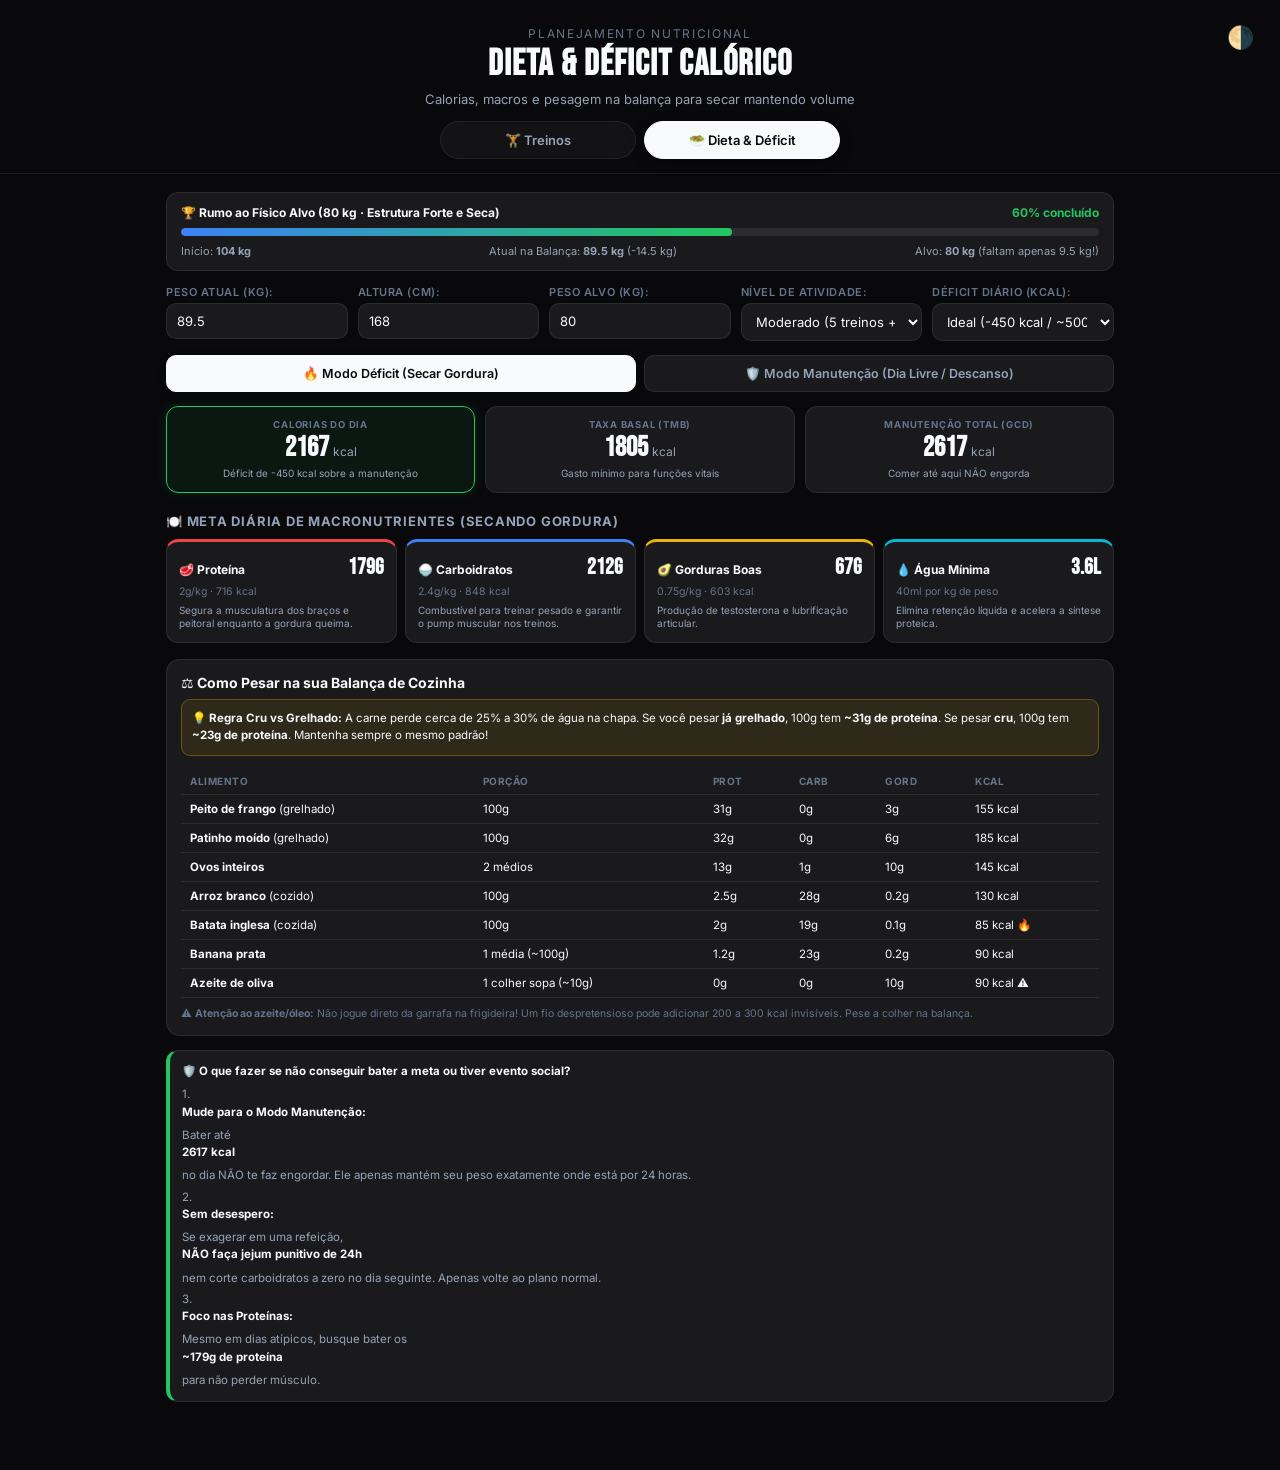
<file: dieta.html>
<!DOCTYPE html>
<html lang="pt-BR">
<head>
<meta charset="UTF-8">
<meta name="viewport" content="width=device-width, initial-scale=1.0, maximum-scale=1.0">
<title>Dieta & Déficit Calórico — Felipe</title>
<link rel="preconnect" href="https://fonts.googleapis.com">
<link rel="preconnect" href="https://fonts.gstatic.com" crossorigin>
<link href="https://fonts.googleapis.com/css2?family=Bebas+Neue&family=Inter:wght@400;500;600;700;800&display=swap" rel="stylesheet">
<link rel="stylesheet" href="css/style.css">
</head>
<body>

<header>
  <button id="themeToggle" class="theme-toggle" title="Alternar Modo Claro/Escuro">🌗</button>
  <p class="eyebrow">Planejamento Nutricional</p>
  <h1>Dieta & Déficit Calórico</h1>
  <p class="sub">Calorias, macros e pesagem na balança para secar mantendo volume</p>

  <nav class="app-header-nav">
    <a href="index.html" class="app-nav-tab">🏋️ Treinos</a>
    <a href="dieta.html" class="app-nav-tab active">🥗 Dieta & Déficit</a>
  </nav>
</header>

<main id="dietContainer" class="diet-page-wrap"></main>

<script src="js/diet.js"></script>
</body>
</html>
</file>
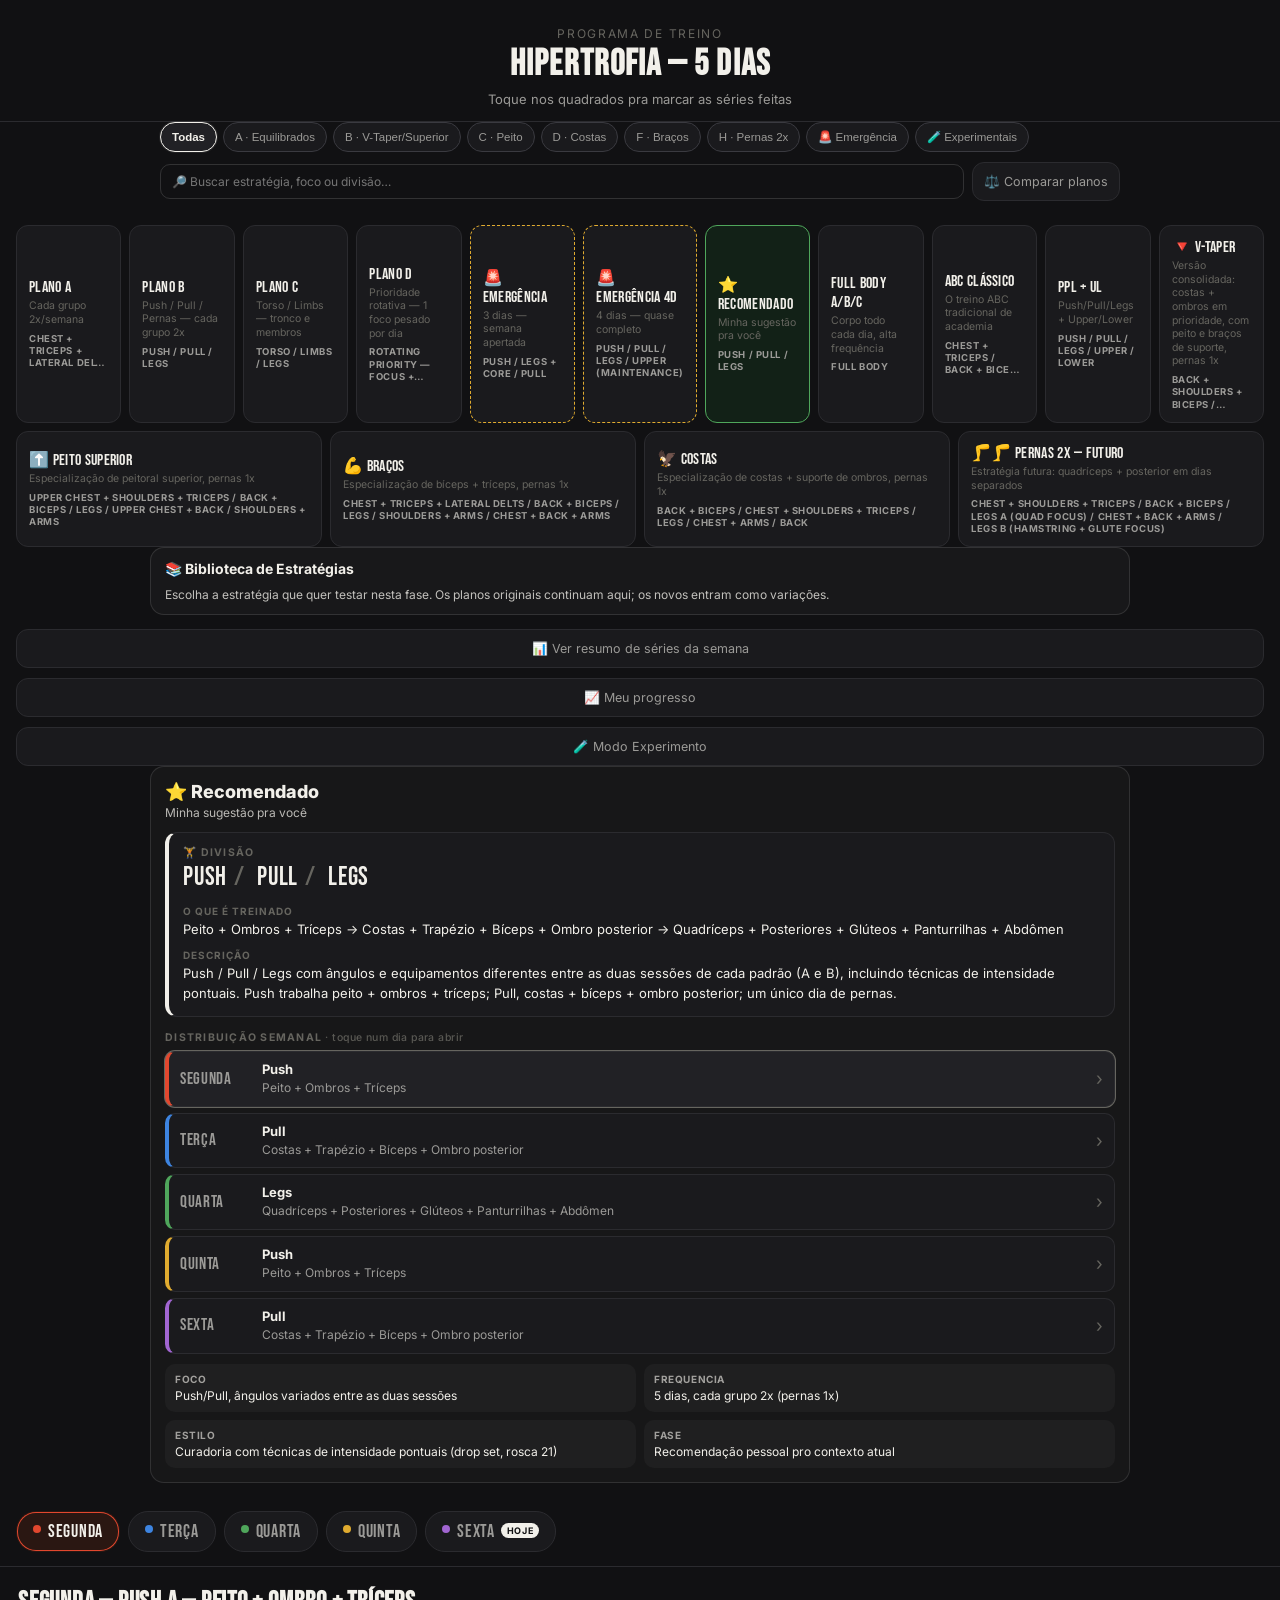
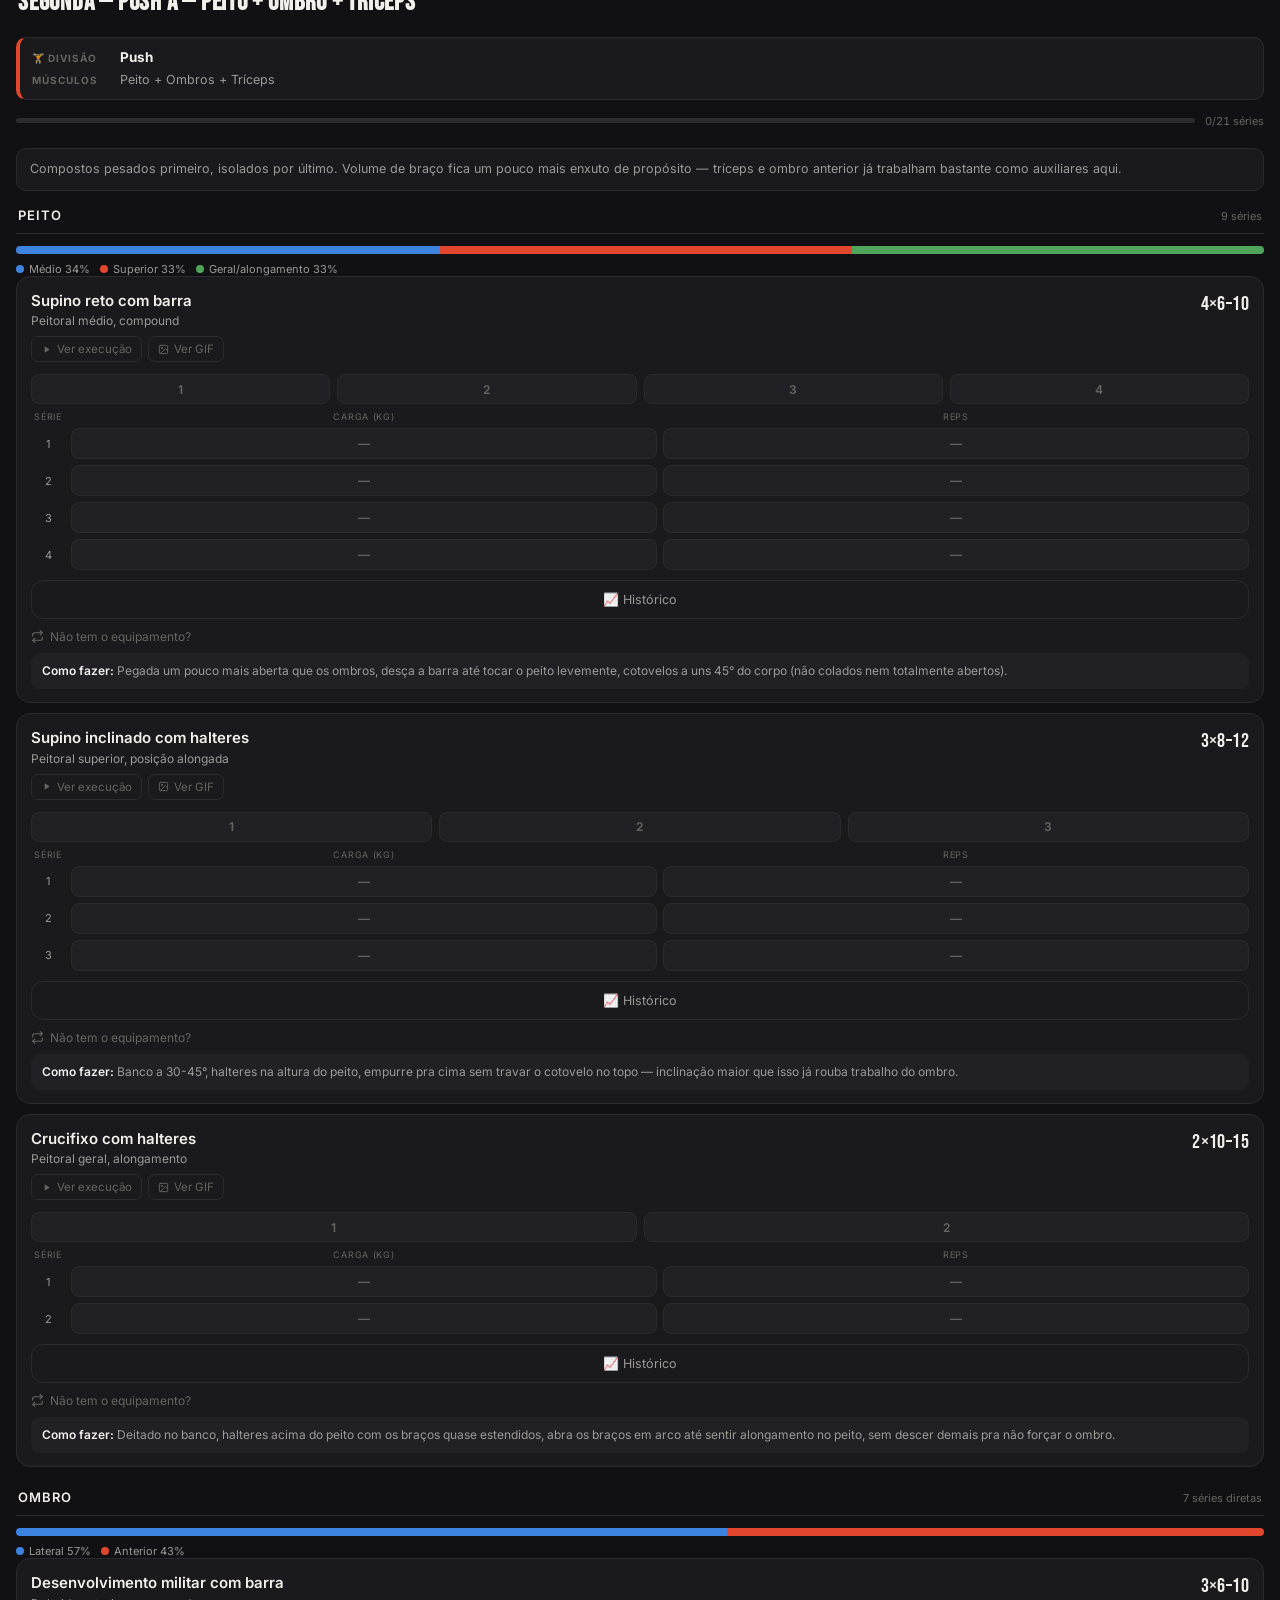
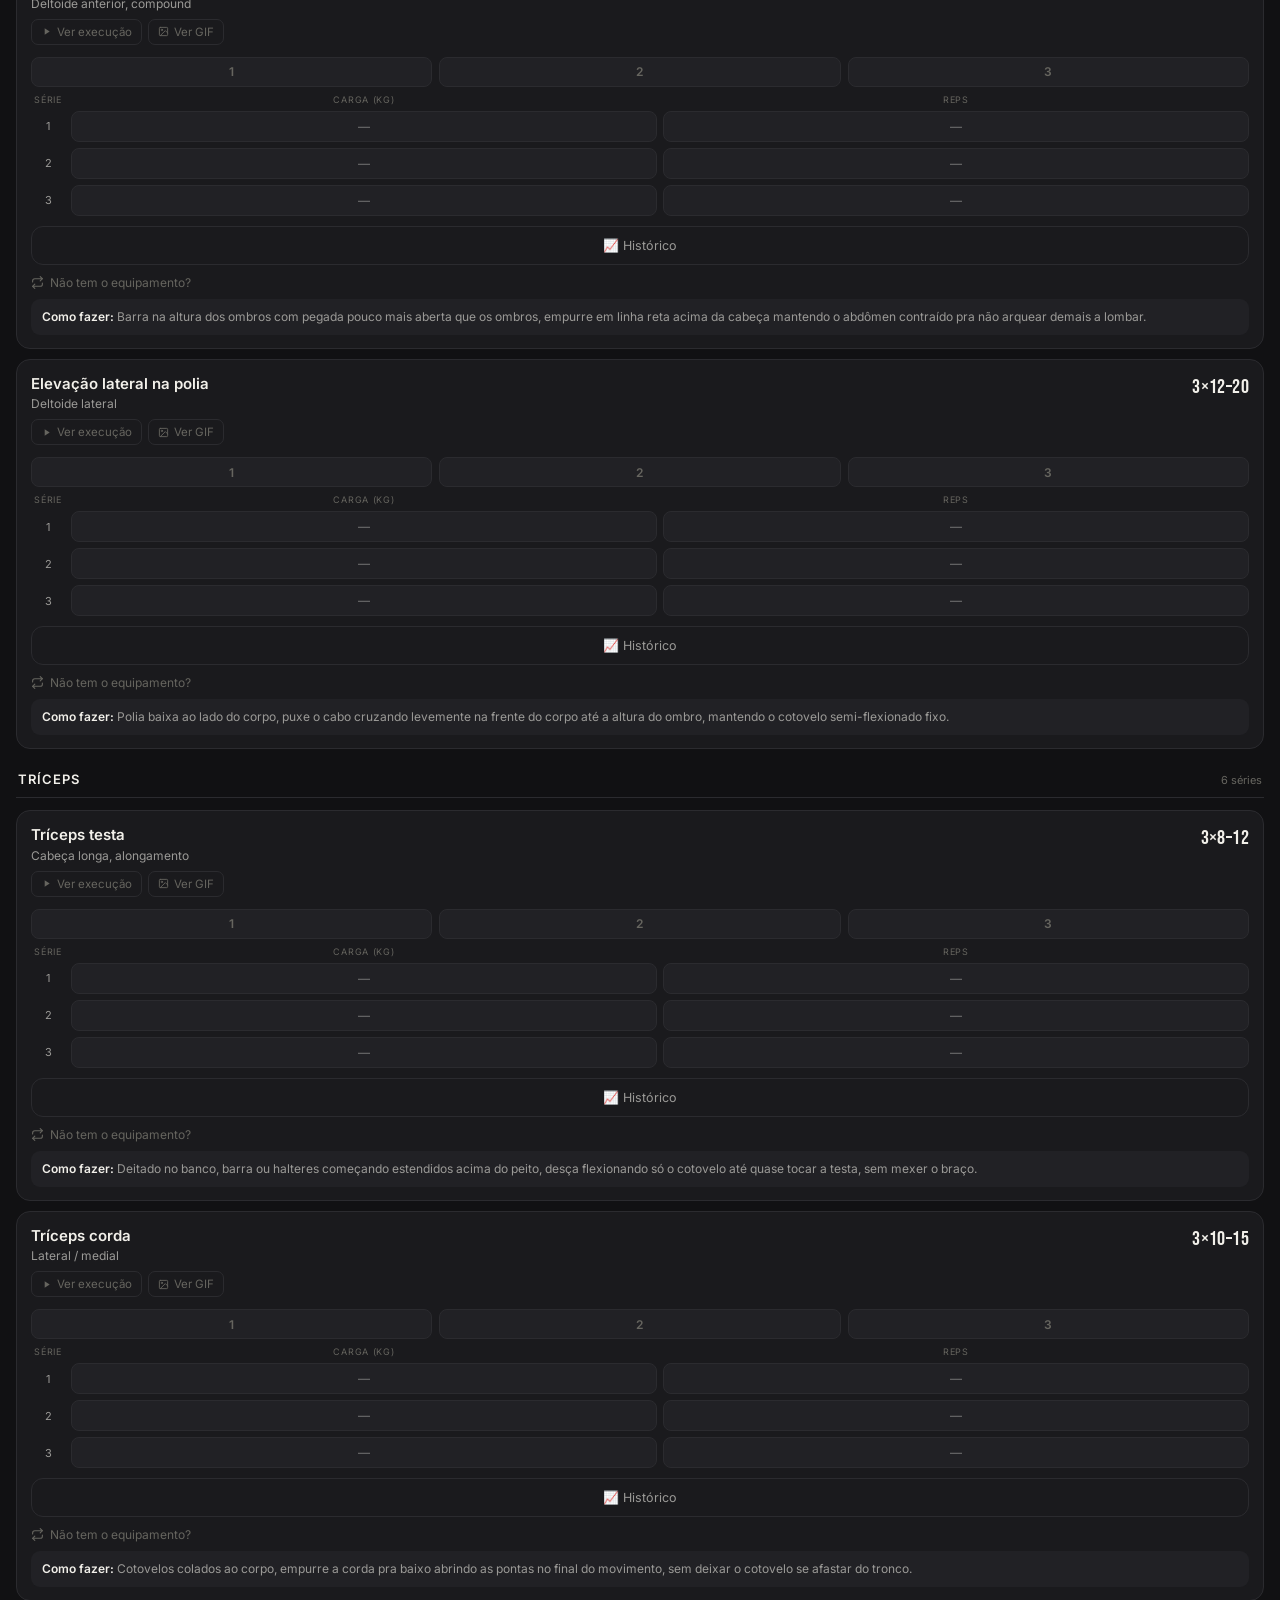
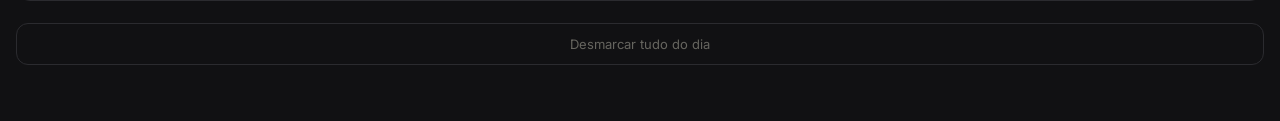
<file: treino-10-v3-2-12.html>
<!DOCTYPE html>
<html lang="pt-BR">
<head>
<meta charset="UTF-8">
<meta name="viewport" content="width=device-width, initial-scale=1.0, maximum-scale=1.0">
<title>Treino — Hipertrofia</title>
<link rel="preconnect" href="https://fonts.googleapis.com">
<link rel="preconnect" href="https://fonts.gstatic.com" crossorigin>
<link href="https://fonts.googleapis.com/css2?family=Bebas+Neue&family=Inter:wght@400;500;600;700&display=swap" rel="stylesheet">
<style>
  :root{
    --bg:#111113;
    --card:#1a1a1d;
    --card2:#212125;
    --line:#2b2b2f;
    --ink:#f2f0ea;
    --ink-dim:#9b9a97;
    --ink-faint:#66655f;

    --seg:#e2472e; --seg-bg:#2a1712;
    --ter:#3d84e0; --ter-bg:#101c2a;
    --qua:#4fa65b; --qua-bg:#122117;
    --qui:#e0ab2f; --qui-bg:#2a2110;
    --sex:#a165d1; --sex-bg:#231729;
  }
  *{box-sizing:border-box; -webkit-tap-highlight-color: transparent;}
  html,body{margin:0; padding:0; background:var(--bg); color:var(--ink); font-family:'Inter',system-ui,sans-serif;}
  body{padding-bottom:48px;}

  header{padding:26px 20px 14px; text-align:center; border-bottom:1px solid var(--line);}
  .eyebrow{font-size:12px; letter-spacing:.14em; color:var(--ink-faint); text-transform:uppercase; margin:0 0 6px;}
  h1{font-family:'Bebas Neue',sans-serif; font-size:36px; letter-spacing:.03em; margin:0; line-height:1;}
  .sub{font-size:13px; color:var(--ink-dim); margin:8px 0 0;}

  .plan-switch{
    display:flex;
    flex-wrap:wrap;
    gap:8px;
    padding:14px 16px 0;
  }
  .plan-btn{
    flex:1 1 100px;
    text-align:left;
    padding:11px 12px;
    border-radius:12px;
    border:1px solid var(--line);
    background:var(--card);
    cursor:pointer;
    font-family:'Inter',sans-serif;
  }
  .plan-btn.active{border-color:var(--ink);}
  .plan-btn.highlight{border-color:#e0ab2f; border-style:dashed;}
  .plan-btn.highlight.active{border-style:solid;}
  .plan-btn.recommended{border-color:#4fa65b; border-width:1.5px;}
  .plan-btn.recommended.active{background:#122117;}
  .plan-btn .pname{
    font-family:'Bebas Neue',sans-serif;
    font-size:16px;
    letter-spacing:.02em;
    color:var(--ink);
    display:block;
  }
  .plan-btn .pdesc{
    font-size:10.5px;
    color:var(--ink-faint);
    display:block;
    margin-top:2px;
    line-height:1.3;
  }

  nav.days{
    display:flex; overflow-x:auto; gap:8px;
    padding:14px 16px;
    position:sticky; top:0; background:var(--bg); z-index:10;
    border-bottom:1px solid var(--line);
    scrollbar-width:none;
  }
  nav.days::-webkit-scrollbar{display:none;}
  .day-btn{
    flex:0 0 auto;
    font-family:'Bebas Neue',sans-serif;
    font-size:18px; letter-spacing:.04em;
    padding:9px 16px;
    border-radius:20px;
    border:1px solid var(--line);
    background:var(--card);
    color:var(--ink-dim);
    cursor:pointer;
  }
  .day-btn .dot{
    display:inline-block; width:8px; height:8px; border-radius:50%;
    margin-right:7px; vertical-align:middle; position:relative; top:-1px;
  }
  .day-btn.active{color:var(--ink); border-color:transparent;}
  .day-btn[data-day="seg"].active{background:var(--seg-bg); box-shadow:inset 0 0 0 1px var(--seg);}
  .day-btn[data-day="ter"].active{background:var(--ter-bg); box-shadow:inset 0 0 0 1px var(--ter);}
  .day-btn[data-day="qua"].active{background:var(--qua-bg); box-shadow:inset 0 0 0 1px var(--qua);}
  .day-btn[data-day="qui"].active{background:var(--qui-bg); box-shadow:inset 0 0 0 1px var(--qui);}
  .day-btn[data-day="sex"].active{background:var(--sex-bg); box-shadow:inset 0 0 0 1px var(--sex);}
  .today-tag{
    display:inline-block;
    margin-left:6px;
    font-family:'Inter',sans-serif;
    font-size:9px;
    letter-spacing:.06em;
    text-transform:uppercase;
    font-weight:700;
    color:var(--bg);
    background:var(--ink);
    padding:2px 6px;
    border-radius:8px;
    vertical-align:middle;
  }

  main{padding:18px 16px 8px;}
  .day-panel{display:none;}
  .day-panel.active{display:block;}
  .plan-panel{display:none;}
  .plan-panel.active{display:block;}

  .day-title{padding:2px 2px 16px;}
  .day-title h2{font-family:'Bebas Neue',sans-serif; font-size:26px; letter-spacing:.03em; margin:0 0 3px;}
  .day-title p{margin:0; font-size:12.5px; color:var(--ink-dim);}

  .progress-wrap{display:flex; align-items:center; gap:10px; margin-bottom:20px;}
  .progress-track{flex:1; height:5px; border-radius:3px; background:var(--line); overflow:hidden;}
  .progress-fill{height:100%; width:0%; border-radius:3px; transition:width .25s ease;}
  .progress-label{font-size:11px; color:var(--ink-faint); white-space:nowrap; font-variant-numeric:tabular-nums;}

  .group{margin-bottom:22px;}
  .group-head{
    display:flex; align-items:baseline; justify-content:space-between;
    padding:0 2px 10px; border-bottom:1px solid var(--line); margin-bottom:12px;
  }
  .group-head h3{font-size:13px; letter-spacing:.08em; text-transform:uppercase; font-weight:600; margin:0;}
  .group-head span{font-size:11px; color:var(--ink-faint);}

  .ex-card{background:var(--card); border:1px solid var(--line); border-radius:14px; padding:14px 14px 13px; margin-bottom:10px;}
  .ex-card.done{opacity:.5;}
  .ex-top{display:flex; justify-content:space-between; align-items:flex-start; gap:10px;}
  .ex-name{font-size:15px; font-weight:600; line-height:1.3; margin:0 0 3px;}
  .ex-target{font-size:12px; color:var(--ink-dim); margin:0;}
  .ex-scheme{font-family:'Bebas Neue',sans-serif; font-size:20px; letter-spacing:.02em; white-space:nowrap; padding-top:1px;}

  .sets-row{display:flex; gap:7px; margin-top:12px;}
  .set-dot{
    flex:1; height:30px; border-radius:8px; border:1px solid var(--line);
    background:var(--card2); color:var(--ink-faint); font-size:12px; font-weight:600;
    display:flex; align-items:center; justify-content:center; cursor:pointer;
  }
  .set-dot.checked{color:var(--bg); border-color:transparent;}

  body[data-active="seg"] .set-dot.checked{background:var(--seg);}
  body[data-active="ter"] .set-dot.checked{background:var(--ter);}
  body[data-active="qua"] .set-dot.checked{background:var(--qua);}
  body[data-active="qui"] .set-dot.checked{background:var(--qui);}
  body[data-active="sex"] .set-dot.checked{background:var(--sex);}
  body[data-active="seg"] .progress-fill{background:var(--seg);}
  body[data-active="ter"] .progress-fill{background:var(--ter);}
  body[data-active="qua"] .progress-fill{background:var(--qua);}
  body[data-active="qui"] .progress-fill{background:var(--qui);}
  body[data-active="sex"] .progress-fill{background:var(--sex);}

  .ex-swap{
    margin-top:10px; display:flex; align-items:center; gap:6px;
    font-size:12px; color:var(--ink-faint); background:none; border:none; padding:0;
    cursor:pointer; font-family:'Inter',sans-serif;
  }
  .ex-swap svg{width:13px; height:13px; flex:0 0 auto;}
  .ex-swap:active{color:var(--ink-dim);}
  .alt-row{display:none; margin-top:8px; padding:8px; background:var(--card2); border-radius:9px;}
  .alt-row.open{display:block;}
  .variant-pick{
    display:flex;
    align-items:flex-start;
    gap:8px;
    width:100%;
    text-align:left;
    background:none;
    border:none;
    border-radius:7px;
    padding:8px 7px;
    font-family:'Inter',sans-serif;
    font-size:12.5px;
    color:var(--ink-dim);
    cursor:pointer;
  }
  .variant-pick + .variant-pick{ margin-top:2px; }
  .variant-pick.picked{ background:var(--card); color:var(--ink); }
  .vp-check{ flex:0 0 auto; font-size:13px; line-height:1.4; }
  .vp-label{ line-height:1.4; }
  .variant-pick.picked .vp-check{ color:var(--ink); }

  .note{
    font-size:12.5px; color:var(--ink-dim); background:var(--card); border:1px solid var(--line);
    border-radius:10px; padding:11px 13px; margin-bottom:16px; line-height:1.5;
  }

  .split-bar{
    display:flex; height:8px; border-radius:4px; overflow:hidden; margin-bottom:8px;
  }
  .split-bar div{height:100%;}
  .split-legend{display:flex; flex-wrap:wrap; gap:10px; font-size:11px; color:var(--ink-dim);}
  .split-legend span{display:flex; align-items:center; gap:5px;}
  .split-legend i{width:8px; height:8px; border-radius:50%; display:inline-block;}

  .reset-btn{
    display:block; width:100%; margin-top:6px; padding:12px; background:transparent;
    border:1px solid var(--line); border-radius:12px; color:var(--ink-faint); font-size:13px;
    font-family:'Inter',sans-serif; cursor:pointer;
  }
  .reset-btn:active{background:var(--card);}
  .ex-tip{
    margin-top:9px;
    padding:9px 11px;
    background:var(--card2);
    border-radius:9px;
    font-size:12px;
    color:var(--ink-dim);
    line-height:1.5;
  }
  .ex-tip b{color:var(--ink); font-weight:600;}
  .save-toast{
    position:fixed;
    bottom:18px;
    left:50%;
    transform:translateX(-50%) translateY(20px);
    background:var(--card2);
    border:1px solid var(--line);
    color:var(--ink-dim);
    font-size:12px;
    padding:9px 16px;
    border-radius:20px;
    opacity:0;
    transition:opacity .2s, transform .2s;
    pointer-events:none;
    z-index:50;
  }
  .save-toast.show{opacity:1; transform:translateX(-50%) translateY(0);}

  .summary-btn{
    display:block;
    width:calc(100% - 32px);
    margin:10px 16px 0;
    padding:11px;
    background:var(--card);
    border:1px solid var(--line);
    border-radius:12px;
    color:var(--ink-dim);
    font-size:12.5px;
    font-family:'Inter',sans-serif;
    cursor:pointer;
  }
  .summary-btn:active{background:var(--card2);}
  .summary-panel{
    display:none;
    margin:10px 16px 0;
    padding:14px;
    background:var(--card);
    border:1px solid var(--line);
    border-radius:14px;
  }
  .summary-panel.open{display:block;}
  .summary-panel h4{
    font-family:'Bebas Neue',sans-serif;
    font-size:16px;
    letter-spacing:.02em;
    margin:0 0 10px;
    font-weight:400;
  }
  .summary-row{
    display:flex;
    align-items:center;
    gap:10px;
    margin-bottom:8px;
  }
  .summary-row .sname{
    width:88px;
    flex:0 0 auto;
    font-size:12px;
    color:var(--ink-dim);
  }
  .summary-row .sbar-track{
    flex:1;
    height:8px;
    background:var(--card2);
    border-radius:4px;
    overflow:hidden;
  }
  .summary-row .sbar-fill{
    height:100%;
    border-radius:4px;
    background:var(--ink-faint);
  }
  .howto-links{
    display:flex;
    gap:6px;
    flex-wrap:wrap;
  }
  .howto-link{
    display:inline-flex;
    align-items:center;
    gap:5px;
    margin-top:8px;
    font-size:11.5px;
    color:var(--ink-faint);
    text-decoration:none;
    border:1px solid var(--line);
    border-radius:7px;
    padding:5px 9px;
  }
  .howto-link:active{background:var(--card2);}
  .howto-link svg{width:11px; height:11px; flex:0 0 auto;}
  .alt-row a.howto-link{margin-top:4px; margin-left:0;}

.library-note{margin:0 auto 14px;max-width:980px;padding:12px 14px;border:1px solid rgba(127,127,127,.25);border-radius:14px;background:rgba(127,127,127,.07);display:flex;gap:10px;align-items:flex-start;flex-direction:column}.library-note b{font-size:14px}.library-note span{font-size:12px;opacity:.78}.cat-filter{max-width:980px;margin:0 auto 10px;display:flex;gap:6px;flex-wrap:wrap;padding:0 10px}.cat-btn{padding:7px 11px;border-radius:20px;border:1px solid #3a3a40;background:var(--card);color:var(--ink-dim);font-size:11.5px;cursor:pointer;opacity:1;white-space:nowrap}.cat-btn:hover{border-color:#6b6b72;color:var(--ink)}.cat-btn.active{color:var(--ink);background:var(--card2);border-color:var(--ink);font-weight:700;box-shadow:0 0 0 1px rgba(242,240,234,.08)}.strategy-panel{max-width:980px;margin:0 auto 14px;display:none;padding:14px;border:1px solid rgba(127,127,127,.25);border-radius:14px;background:rgba(127,127,127,.06)}.strategy-panel.show{display:block}.strategy-head{display:flex;justify-content:space-between;gap:12px;flex-wrap:wrap}.strategy-title{font-weight:800;font-size:18px}.strategy-grid{display:grid;grid-template-columns:repeat(2,minmax(0,1fr));gap:8px;margin-top:10px}.strategy-item{padding:9px 10px;border-radius:10px;background:rgba(127,127,127,.08);font-size:12px}.strategy-item b{display:block;font-size:10px;text-transform:uppercase;letter-spacing:.06em;opacity:.62;margin-bottom:3px}@media(max-width:600px){.strategy-grid{grid-template-columns:1fr}.library-note{margin-left:10px;margin-right:10px}}

.library-tools{max-width:980px;margin:0 auto 10px;padding:0 10px;display:flex;gap:8px;align-items:center;flex-wrap:wrap}.plan-search{flex:1;min-width:220px;padding:9px 11px;border:1px solid rgba(127,127,127,.3);border-radius:10px;background:transparent;color:inherit;font:inherit;font-size:12px}.tool-btn{margin:0!important;width:auto!important}.comparison-panel{max-width:980px;margin:0 auto 14px;padding:12px 14px;border:1px solid rgba(127,127,127,.25);border-radius:14px;background:rgba(127,127,127,.06);display:none}.comparison-panel.open{display:block}.compare-grid{display:grid;grid-template-columns:1fr 1fr;gap:8px}.compare-grid select{width:100%;padding:8px;border-radius:9px;border:1px solid rgba(127,127,127,.3);background:transparent;color:inherit}.compare-table{width:100%;border-collapse:collapse;margin-top:10px;font-size:11px}.compare-table th,.compare-table td{padding:7px;border-bottom:1px solid rgba(127,127,127,.18);text-align:left;vertical-align:top}.compare-table th{font-size:10px;opacity:.7;text-transform:uppercase}@media(max-width:600px){.compare-grid{grid-template-columns:1fr}.library-tools{align-items:stretch}.plan-search{min-width:0;width:100%}.tool-btn{width:100%!important}}
/* ===== Clareza da divisão: nome da divisão, músculos e distribuição semanal ===== */
.plan-btn .pdiv{display:-webkit-box; -webkit-line-clamp:3; -webkit-box-orient:vertical; overflow:hidden; margin-top:6px; font-size:9.5px; font-weight:700; letter-spacing:.06em; text-transform:uppercase; color:var(--ink-dim); line-height:1.3;}
.div-card{margin-top:12px; padding:13px 14px; border:1px solid var(--line); border-left:4px solid var(--ink); border-radius:12px; background:var(--card); color:var(--ink);}
.dc-eyebrow,.wd-title{font-size:10.5px; letter-spacing:.12em; font-weight:700; color:var(--ink-faint); text-transform:uppercase;}
.dc-name{font-family:'Bebas Neue',sans-serif; font-size:26px; line-height:1.12; letter-spacing:.03em; text-transform:uppercase; margin:4px 0 12px; color:var(--ink); overflow-wrap:break-word;}
.dc-name span{display:inline-block; max-width:100%; margin-right:.3em;}
.dc-name i{font-style:normal; color:var(--ink-faint); margin-left:.25em;}
.dc-block + .dc-block{margin-top:10px;}
.dc-block b{display:block; font-size:10px; letter-spacing:.1em; color:var(--ink-faint); margin-bottom:3px;}
.dc-block span{display:block; font-size:13px; line-height:1.5; color:var(--ink);}
.week-dist{margin-top:14px;}
.wd-title{margin-bottom:7px;}
.wd-title span{font-weight:500; letter-spacing:.04em; text-transform:none; opacity:.85;}
.week-row{display:flex; align-items:center; gap:10px; width:100%; margin:0 0 6px; padding:9px 11px; text-align:left; font:inherit; color:var(--ink); background:var(--card); border:1px solid var(--line); border-left:4px solid var(--dc, var(--line)); border-radius:10px; cursor:pointer; -webkit-appearance:none; appearance:none;}
.week-row.rest{cursor:default; background:transparent; border-style:dashed; border-left-style:dashed; border-left-color:var(--line); opacity:.7;}
.wr-day{flex:0 0 72px; font-family:'Bebas Neue',sans-serif; font-size:17px; letter-spacing:.04em; line-height:1.2; color:var(--ink-dim);}
.wr-main{flex:1 1 auto; min-width:0; display:flex; flex-direction:column; gap:2px;}
.wr-div{font-size:13px; font-weight:700; line-height:1.3; color:var(--ink);}
.wr-mus{font-size:12px; line-height:1.4; color:var(--ink-dim);}
.wr-go{flex:0 0 auto; font-size:18px; line-height:1; color:var(--ink-faint);}
body[data-active="seg"] .week-row[data-day="seg"],
body[data-active="ter"] .week-row[data-day="ter"],
body[data-active="qua"] .week-row[data-day="qua"],
body[data-active="qui"] .week-row[data-day="qui"],
body[data-active="sex"] .week-row[data-day="sex"]{background:var(--card2); box-shadow:0 0 0 1px var(--ink-faint);}
.day-division{margin:0 0 14px; padding:10px 12px; border:1px solid var(--line); border-left:4px solid var(--dc, var(--ink)); border-radius:10px; background:var(--card);}
.dd-row{display:flex; gap:10px; align-items:baseline;}
.dd-row + .dd-row{margin-top:5px;}
.dd-row b{flex:0 0 78px; font-size:10px; letter-spacing:.1em; color:var(--ink-faint);}
.dd-row span{flex:1 1 auto; min-width:0; font-size:12.5px; line-height:1.4; color:var(--ink-dim);}
.dd-row span.dd-div{font-size:13.5px; font-weight:700; color:var(--ink);}
@media(max-width:600px){ .dc-name{font-size:23px;} }
.compare-table th,.compare-table td{overflow-wrap:anywhere;}

/* Fase 2 — registro de carga/reps */
.set-log{display:grid;grid-template-columns:34px minmax(70px,1fr) minmax(70px,1fr);gap:6px;align-items:center;margin-top:7px;}
.set-log-head{font-size:9px;text-transform:uppercase;letter-spacing:.08em;color:var(--ink-faint);text-align:center;}
.set-log input{width:100%;box-sizing:border-box;border:1px solid var(--line);background:var(--card2);color:var(--ink);border-radius:8px;padding:7px 6px;font:inherit;font-size:12px;text-align:center;outline:none;}
.set-log input:focus{border-color:var(--ink-faint);}
.set-log .set-num{font-size:11px;color:var(--ink-dim);text-align:center;}
.history-btn{margin:10px 0 0;width:100%;}
.history-panel{display:none;margin:10px 0 18px;padding:12px;border:1px solid var(--line);border-radius:12px;background:var(--card2);}
.history-panel.show{display:block;}
.history-title{font-weight:800;margin-bottom:8px;}
.history-empty{font-size:12px;color:var(--ink-dim);}
.history-item{padding:9px 0;border-top:1px solid var(--line);font-size:12px;}
.history-item:first-child{border-top:0;}
.history-item b{display:block;margin-bottom:3px;}
.history-item span{color:var(--ink-dim);}
@media(max-width:600px){.set-log{grid-template-columns:28px minmax(62px,1fr) minmax(62px,1fr);gap:5px}.set-log input{padding:7px 4px}}

/* ===== Fase 3 — visão de progresso + backup ===== */
.progress-panel{max-width:980px;margin:0 auto 14px;padding:14px;border:1px solid rgba(127,127,127,.25);border-radius:14px;background:rgba(127,127,127,.06);display:none;}
.progress-panel.open{display:block;}
.progress-head{display:flex;align-items:flex-start;justify-content:space-between;gap:10px;flex-wrap:wrap;}
.progress-title{font-size:18px;font-weight:800;}
.progress-sub{font-size:11px;color:var(--ink-dim);margin-top:3px;}
.progress-actions{display:flex;gap:6px;flex-wrap:wrap;margin-top:12px;}
.progress-action{width:auto!important;margin:0!important;padding:7px 10px!important;font-size:11px!important;}
.progress-stats{display:grid;grid-template-columns:repeat(4,minmax(0,1fr));gap:8px;margin-top:12px;}
.progress-stat{padding:10px;border:1px solid var(--line);border-radius:11px;background:var(--card);}
.progress-stat b{display:block;font-size:20px;line-height:1.1;}
.progress-stat span{display:block;margin-top:4px;font-size:9px;text-transform:uppercase;letter-spacing:.07em;color:var(--ink-faint);}
.progress-section{margin-top:14px;}
.progress-section h4{margin:0 0 8px;font-size:12px;}
.progress-days{display:grid;grid-template-columns:repeat(7,minmax(0,1fr));gap:5px;align-items:end;}
.progress-day{min-width:0;text-align:center;}
.progress-day-bar{height:74px;border:1px solid var(--line);border-radius:8px;background:var(--card);display:flex;align-items:flex-end;padding:3px;box-sizing:border-box;}
.progress-day-fill{width:100%;min-height:3px;border-radius:5px;background:var(--ink);opacity:.8;}
.progress-day-label{font-size:9px;color:var(--ink-faint);margin-top:4px;white-space:nowrap;overflow:hidden;text-overflow:ellipsis;}
.progress-day-count{font-size:9px;color:var(--ink-dim);margin-top:2px;}
.progress-recent{display:grid;gap:6px;}
.progress-recent-item{padding:9px 10px;border:1px solid var(--line);border-radius:10px;background:var(--card);font-size:11px;}
.progress-recent-item b{display:block;margin-bottom:3px;}
.progress-recent-item span{color:var(--ink-dim);}
.progress-note{font-size:10px;color:var(--ink-faint);line-height:1.45;margin-top:10px;}
@media(max-width:600px){.progress-stats{grid-template-columns:repeat(2,minmax(0,1fr));}.progress-days{gap:3px}.progress-day-bar{height:62px}.progress-title{font-size:16px}.progress-actions{display:grid;grid-template-columns:1fr 1fr}.progress-action{width:100%!important;box-sizing:border-box;}}
</style>
</head>
<body data-active="seg">

<header>
  <p class="eyebrow">Programa de treino</p>
  <h1>Hipertrofia — 5 dias</h1>
  <p class="sub">Toque nos quadrados pra marcar as séries feitas</p>
</header>

<div class="cat-filter" id="catFilter"></div>
<div class="library-tools"><input id="planSearch" class="plan-search" type="search" placeholder="🔎 Buscar estratégia, foco ou divisão…" autocomplete="off"><button class="summary-btn tool-btn" id="compareBtn">⚖️ Comparar planos</button></div>
<div class="plan-switch" id="planSwitch"></div>
<div class="comparison-panel" id="comparisonPanel"></div>
<div class="library-note"><b>📚 Biblioteca de Estratégias</b><span>Escolha a estratégia que quer testar nesta fase. Os planos originais continuam aqui; os novos entram como variações.</span></div>
<button class="summary-btn" id="summaryBtn">📊 Ver resumo de séries da semana</button>
<button class="summary-btn" id="progressBtn">📈 Meu progresso</button>
<button class="summary-btn" id="experimentBtn">🧪 Modo Experimento</button>
<div class="strategy-panel" id="strategyPanel"></div>
<div class="progress-panel" id="progressPanel"></div>
<div class="summary-panel" id="summaryPanel"></div>
<div class="summary-panel" id="experimentPanel"></div>
<nav class="days" id="dayNav"></nav>
<main id="dayContainer"></main>

<script>
const PLANS = {
  a: {
    label: "Plano A",
    desc: "Cada grupo 2x/semana", category:"A", tags:["HIPERTROFIA","EQUILIBRADO","PERNAS 1X"],
    meta: { foco:"Peito/Costas/Ombro/Bíceps/Tríceps + Pernas", frequencia:"5 dias, cada grupo 2x (pernas 1x)", estilo:"Divisão mista, sem lógica única de agrupamento por dia", fase:"Hipertrofia geral" },
    days: {
      seg: {
        label: "Segunda", color: "seg",
        title: "Peito + Tríceps + Ombro lateral",
        groups: [
          { name: "Peito", total: "11 séries", split: [["Superior","seg",40],["Médio","ter",35],["Inferior","qua",25]], exercises: [
            { name:"Supino inclinado com halteres", scheme:"3×6–10", target:"Peitoral superior", alts:["Supino inclinado na máquina","Supino inclinado no Smith","Flexão inclinada"] },
            { name:"Supino reto com barra", scheme:"3×6–10", target:"Peitoral médio", alts:["Supino reto com halteres","Supino reto no Smith","Flexão de braço tradicional"] },
            { name:"Crossover na polia alta", scheme:"3×10–15", target:"Ênfase na região inferior", alts:["Crucifixo inclinado com halteres","Flexão de braço com pés elevados","Supino neutro com halteres"] },
            { name:"Crucifixo / Pec Deck", scheme:"2×10–15", target:"Peitoral geral, encurtamento", alts:["Crossover na polia média","Crucifixo com halteres","Crossover na polia alta"] },
          ]},
          { name: "Tríceps", total: "8 séries diretas", split: [["Cabeça longa","seg",50],["Lateral/medial","ter",50]], exercises: [
            { name:"Tríceps testa", scheme:"3×8–12", target:"Cabeça longa", alts:["Tríceps testa com halteres","Tríceps testa na polia","Tríceps francês"] },
            { name:"Tríceps pulley com barra", scheme:"3×8–12", target:"Lateral / medial", alts:["Tríceps pulley com corda","Tríceps corda","Tríceps testa"] },
            { name:"Tríceps acima da cabeça na corda", scheme:"2×10–15", target:"Cabeça longa", alts:["Tríceps francês com halteres","Tríceps testa","Tríceps francês unilateral"] },
          ]},
          { name: "Ombro lateral", total: "", exercises: [
            { name:"Elevação lateral", scheme:"3×12–20", target:"Deltoide lateral", alts:["Elevação lateral na polia","Elevação lateral na máquina","Elevação lateral sentado"] },
          ]},
        ]
      },
      ter: {
        label: "Terça", color: "ter",
        title: "Costas + Bíceps + Ombro posterior",
        groups: [
          { name: "Costas", total: "12 séries", split: [["Largura","ter",50],["Espessura","seg",25],["Detalhe","qui",25]], exercises: [
            { name:"Puxada alta aberta", scheme:"3×6–10", target:"Largura / dorsal", alts:["Puxada na máquina articulada","Puxada supinada (pegada inversa)","Puxada alta neutra"] },
            { name:"Puxada alta com triângulo", scheme:"3×8–12", target:"Dorsal, maior amplitude", alts:["Puxada supinada (pegada inversa)","Puxada na máquina articulada","Puxada alta neutra"] },
            { name:"Remada curvada", scheme:"3×6–10", target:"Espessura", alts:["Remada cavalinho","Remada na máquina articulada","Remada unilateral com halter (serrote)"] },
            { name:"Remada baixa com triângulo", scheme:"3×8–12", target:"Romboides / trapézio médio", alts:["Remada baixa unilateral","Remada na máquina articulada","Remada unilateral com halter (serrote)"] },
          ]},
          { name: "Trapézio", total: "3 séries", exercises: [
            { name:"Encolhimento com halteres", scheme:"3×10–15", target:"Trapézio superior", alts:["Encolhimento com barra","Encolhimento na máquina Smith","Remada alta com barra"] },
          ]},
          { name: "Bíceps", total: "8 séries diretas", split: [["Cabeça longa","seg",47],["Cabeça curta","ter",28],["Braquial","qua",25]], exercises: [
            { name:"Rosca direta W", scheme:"3×6–10", target:"Massa geral", alts:["Rosca direta com barra reta","Rosca direta na polia","Rosca Scott"] },
            { name:"Rosca inclinada", scheme:"3×8–12", target:"Cabeça longa", alts:["Rosca concentrada","Rosca 21","Rosca martelo"] },
            { name:"Rosca martelo", scheme:"2×10–15", target:"Braquial", alts:["Rosca martelo na polia com corda","Rosca martelo alternada","Rosca Zottman"] },
          ]},
          { name: "Ombro posterior", total: "", exercises: [
            { name:"Crucifixo inverso", scheme:"2×12–20", target:"Deltoide posterior", alts:["Crucifixo inverso na máquina (peck deck invertido)","Face pull na polia","Remada alta com barra"] },
          ]},
        ]
      },
      qua: {
        label: "Quarta", color: "qua",
        title: "Pernas completas",
        note: "Treino pesado e completo — não empilha série em cima de série à toa em cada região.",
        groups: [
          { name: "Quadríceps", total: "10 séries", exercises: [
            { name:"Agachamento livre", scheme:"4×6–10", target:"Quadríceps geral / força", alts:["Agachamento no Smith","Leg press 45°","Hack machine"] },
            { name:"Leg press 45°", scheme:"3×8–12", target:"Quadríceps geral", alts:["Hack machine","Agachamento livre","Hack machine (variação)"] },
            { name:"Cadeira extensora", scheme:"3×10–15", target:"Quadríceps, definição", alts:["Agachamento búlgaro","Leg press unilateral (foco quadríceps)","Passada (afundo)"] },
          ]},
          { name: "Posterior", total: "6 séries", exercises: [
            { name:"Stiff", scheme:"3×6–10", target:"Posterior de coxa, glúteo e lombar", alts:["Stiff com halteres","Good morning","Levantamento terra romeno com barra"] },
            { name:"Mesa flexora", scheme:"3×8–12", target:"Posterior de coxa", alts:["Flexora em pé (unilateral)","Stiff com halteres","Cadeira flexora"] },
          ]},
          { name: "Glúteos", total: "", exercises: [
            { name:"Hip thrust", scheme:"3×8–12", target:"Agachamento + leg press + stiff já ajudam bastante", alts:["Elevação pélvica no chão","Cadeira abdutora","Agachamento sumô"] },
          ]},
          { name: "Panturrilhas", total: "", exercises: [
            { name:"Panturrilha em pé", scheme:"3×8–12", target:"Gastrocnêmio", alts:["Panturrilha no leg press","Panturrilha unilateral com halteres","Panturrilha no Smith"] },
            { name:"Panturrilha sentado", scheme:"3×12–20", target:"Sóleo", alts:["Panturrilha unilateral com halteres","Panturrilha no leg press","Panturrilha no Smith"] },
          ]},
          { name: "Abdômen", total: "", exercises: [
            { name:"Abdominal na polia", scheme:"3×10–15", target:"Reto abdominal", alts:["Abdominal no solo","Roda abdominal (ab wheel)","Prancha com carga"] },
            { name:"Elevação de pernas", scheme:"3×10–15", target:"Abdômen inferior", alts:["Elevação de joelhos na paralela","Abdominal infra no banco declinado","Roda abdominal (ab wheel)"] },
          ]},
        ]
      },
      qui: {
        label: "Quinta", color: "qui",
        title: "Ombros + Braços",
        note: "Estímulo forte nos músculos que já trabalharam indiretamente no peito e nas costas.",
        groups: [
          { name: "Ombros", total: "12 séries diretas", split: [["Lateral","ter",50],["Posterior","qua",33],["Anterior","seg",17]], exercises: [
            { name:"Desenvolvimento com halteres", scheme:"3×6–10", target:"Deltoide anterior", alts:["Desenvolvimento na máquina","Desenvolvimento Arnold","Desenvolvimento militar com barra"] },
            { name:"Elevação lateral na polia", scheme:"4×10–20", target:"Deltoide lateral", alts:["Elevação lateral com halteres","Elevação lateral na máquina","Elevação lateral sentado"] },
            { name:"Elevação lateral inclinada no banco", scheme:"2×12–20", target:"Deltoide lateral, isolamento estrito", alts:["Elevação lateral unilateral na polia","Elevação lateral com halteres","Elevação lateral na máquina"] },
            { name:"Face pull na polia", scheme:"2×12–20", target:"Posterior", alts:["Crucifixo inverso na máquina","Crucifixo inverso no banco inclinado","Crucifixo inverso na máquina (variação)"] },
          ]},
          { name: "Bíceps", total: "8 séries", exercises: [
            { name:"Rosca Scott", scheme:"3×8–12", target:"Ênfase na cabeça curta", alts:["Rosca Scott na polia","Rosca Scott com halteres","Rosca Scott unilateral"] },
            { name:"Rosca alternada inclinada", scheme:"3×8–12", target:"Cabeça longa", alts:["Rosca alternada em pé","Rosca 21","Rosca Scott"] },
            { name:"Rosca concentrada", scheme:"2×10–15", target:"Pico, cabeça longa", alts:["Rosca alternada em pé","Rosca Scott","Rosca 21"] },
          ]},
          { name: "Tríceps", total: "8 séries", exercises: [
            { name:"Tríceps corda", scheme:"3×10–15", target:"Lateral / medial", alts:["Tríceps barra reta na polia","Tríceps corda unilateral","Tríceps testa"] },
            { name:"Tríceps francês", scheme:"3×8–12", target:"Cabeça longa", alts:["Tríceps francês com halteres","Tríceps francês na polia","Tríceps francês unilateral"] },
            { name:"Tríceps unilateral na polia", scheme:"2×10–15", target:"Lateral / medial, controle", alts:["Tríceps coice (kickback)","Tríceps corda unilateral","Tríceps francês unilateral"] },
          ]},
        ]
      },
      sex: {
        label: "Sexta", color: "sex",
        title: "Peito + Costas",
        note: "Dia que fecha a semana.",
        groups: [
          { name: "Peito", total: "9 séries", exercises: [
            { name:"Supino inclinado na máquina", scheme:"3×8–12", target:"Superior", alts:["Supino inclinado com halteres","Supino inclinado no Smith","Flexão inclinada"] },
            { name:"Supino declinado ou mergulho assistido", scheme:"2×8–12", target:"Ênfase inferior", alts:["Flexão declinada","Crossover na polia baixa","Mergulho entre bancos"] },
            { name:"Pec Deck", scheme:"2×10–15", target:"Região média", alts:["Crucifixo com halteres","Crossover na polia média","Crossover na polia alta"] },
            { name:"Crossover na polia baixa", scheme:"2×10–15", target:"Ênfase superior", alts:["Crucifixo reto com halteres","Crucifixo inclinado com halteres","Flexão de braço com pés elevados"] },
          ]},
          { name: "Costas", total: "5 séries", exercises: [
            { name:"Remada cavalinho", scheme:"3×6–10", target:"Espessura, ângulo diferente da remada curvada", alts:["Remada curvada com barra","Remada na máquina articulada","Remada unilateral com halter (serrote)"] },
            { name:"Pullover na polia", scheme:"2×10–15", target:"Dorsal, posição alongada", alts:["Pullover com halteres","Pullover na máquina","Remada baixa com triângulo"] },
          ]},
          { name: "Trapézio", total: "2 séries", exercises: [
            { name:"Encolhimento com barra", scheme:"2×10–15", target:"Trapézio superior, ângulo diferente da terça", alts:["Encolhimento com halteres","Encolhimento na máquina Smith","Encolhimento com barra trap (hex bar)"] },
          ]},
        ]
      },
    }
  },
  b: {
    label: "Plano B",
    desc: "Push / Pull / Pernas — cada grupo 2x", category:"A", tags:["HIPERTROFIA","PUSH/PULL","PERNAS 1X"],
    meta: { foco:"Push/Pull/Legs", frequencia:"5 dias, cada grupo 2x (pernas 1x)", estilo:"Agrupado por padrão de movimento (empurrar/puxar)", fase:"Hipertrofia geral" },
    days: {
      seg: {
        label: "Segunda", color: "seg",
        title: "Push A — Peito + Ombro + Tríceps",
        note: "Peito, ombro e tríceps trabalham juntos porque o ombro e o tríceps já ajudam de verdade em todo exercício de empurrar.",
        groups: [
          { name: "Peito", total: "9 séries", split: [["Médio","ter",44],["Superior","seg",33],["Inferior","qua",23]], exercises: [
            { name:"Supino reto com barra", scheme:"4×6–10", target:"Peitoral médio", alts:["Supino reto com halteres","Supino reto no Smith","Flexão de braço tradicional"] },
            { name:"Supino inclinado com halteres", scheme:"3×8–12", target:"Peitoral superior", alts:["Supino inclinado na máquina","Supino inclinado no Smith","Flexão inclinada"] },
            { name:"Crossover na polia alta", scheme:"2×10–15", target:"Ênfase inferior", alts:["Crucifixo no Pec Deck","Flexão de braço com pés elevados","Supino neutro com halteres"] },
          ]},
          { name: "Ombro", total: "6 séries diretas", exercises: [
            { name:"Desenvolvimento com halteres", scheme:"3×8–12", target:"Deltoide anterior", alts:["Desenvolvimento na máquina","Desenvolvimento Arnold","Desenvolvimento militar com barra"] },
            { name:"Elevação lateral", scheme:"3×12–20", target:"Deltoide lateral", alts:["Elevação lateral na polia","Elevação lateral na máquina","Elevação lateral sentado"] },
          ]},
          { name: "Tríceps", total: "8 séries", split: [["Cabeça longa","seg",63],["Lateral/medial","ter",37]], exercises: [
            { name:"Tríceps testa", scheme:"3×8–12", target:"Cabeça longa", alts:["Tríceps testa com halteres","Tríceps testa na polia","Tríceps francês"] },
            { name:"Tríceps pulley com corda", scheme:"3×10–15", target:"Lateral / medial", alts:["Tríceps pulley com barra","Tríceps corda unilateral","Tríceps testa"] },
            { name:"Tríceps francês unilateral", scheme:"2×10–15", target:"Cabeça longa", alts:["Tríceps coice (kickback)","Tríceps francês com halteres","Tríceps francês"] },
          ]},
        ]
      },
      ter: {
        label: "Terça", color: "ter",
        title: "Pull A — Costas + Bíceps + Ombro posterior",
        note: "Costas e bíceps na mesma sessão porque toda puxada já recruta o bíceps como auxiliar.",
        groups: [
          { name: "Costas", total: "11 séries", split: [["Largura","ter",64],["Espessura","seg",36]], exercises: [
            { name:"Puxada alta aberta", scheme:"4×6–10", target:"Largura / dorsal", alts:["Puxada na máquina articulada","Puxada supinada (pegada inversa)","Puxada alta neutra"] },
            { name:"Remada curvada", scheme:"4×6–10", target:"Espessura", alts:["Remada cavalinho","Remada na máquina articulada","Remada unilateral com halter (serrote)"] },
            { name:"Puxada alta com triângulo", scheme:"3×8–12", target:"Largura, maior amplitude", alts:["Puxada supinada (pegada inversa)","Puxada na máquina articulada","Puxada alta neutra"] },
          ]},
          { name: "Ombro posterior", total: "", exercises: [
            { name:"Crucifixo inverso", scheme:"3×12–20", target:"Deltoide posterior", alts:["Crucifixo inverso na máquina","Face pull na polia","Remada alta com barra"] },
          ]},
          { name: "Trapézio", total: "3 séries", exercises: [
            { name:"Encolhimento com halteres", scheme:"3×10–15", target:"Trapézio superior", alts:["Encolhimento com barra","Encolhimento na máquina Smith","Remada alta com barra"] },
          ]},
          { name: "Bíceps", total: "8 séries", split: [["Massa geral","ter",38],["Braquial","qua",25],["Cabeça longa","seg",37]], exercises: [
            { name:"Rosca direta W", scheme:"3×6–10", target:"Massa geral", alts:["Rosca direta com barra reta","Rosca direta na polia","Rosca Scott"] },
            { name:"Rosca martelo", scheme:"2×10–15", target:"Braquial", alts:["Rosca martelo na polia com corda","Rosca martelo alternada","Rosca Zottman"] },
            { name:"Rosca concentrada", scheme:"3×10–15", target:"Cabeça longa, pico", alts:["Rosca alternada em pé","Rosca Scott","Rosca 21"] },
          ]},
        ]
      },
      qua: {
        label: "Quarta", color: "qua",
        title: "Pernas completas",
        note: "Igual ao dia de pernas do Plano A — treino pesado e completo, já resolve a semana toda.",
        groups: [
          { name: "Quadríceps", total: "10 séries", exercises: [
            { name:"Agachamento livre", scheme:"4×6–10", target:"Quadríceps geral / força", alts:["Agachamento no Smith","Leg press 45°","Hack machine"] },
            { name:"Leg press 45°", scheme:"3×8–12", target:"Quadríceps geral", alts:["Hack machine","Agachamento livre","Hack machine (variação)"] },
            { name:"Cadeira extensora", scheme:"3×10–15", target:"Quadríceps, definição", alts:["Agachamento búlgaro","Leg press unilateral (foco quadríceps)","Passada (afundo)"] },
          ]},
          { name: "Posterior", total: "6 séries", exercises: [
            { name:"Stiff", scheme:"3×6–10", target:"Posterior de coxa, glúteo e lombar", alts:["Stiff com halteres","Good morning","Levantamento terra romeno com barra"] },
            { name:"Mesa flexora", scheme:"3×8–12", target:"Posterior de coxa", alts:["Flexora em pé (unilateral)","Stiff com halteres","Cadeira flexora"] },
          ]},
          { name: "Glúteos", total: "", exercises: [
            { name:"Hip thrust", scheme:"3×8–12", target:"Agachamento + leg press + stiff já ajudam bastante", alts:["Elevação pélvica no chão","Cadeira abdutora","Agachamento sumô"] },
          ]},
          { name: "Panturrilhas", total: "", exercises: [
            { name:"Panturrilha em pé", scheme:"3×8–12", target:"Gastrocnêmio", alts:["Panturrilha no leg press","Panturrilha unilateral com halteres","Panturrilha no Smith"] },
            { name:"Panturrilha sentado", scheme:"3×12–20", target:"Sóleo", alts:["Panturrilha unilateral com halteres","Panturrilha no leg press","Panturrilha no Smith"] },
          ]},
          { name: "Abdômen", total: "", exercises: [
            { name:"Abdominal na polia", scheme:"3×10–15", target:"Reto abdominal", alts:["Abdominal no solo","Roda abdominal (ab wheel)","Prancha com carga"] },
            { name:"Elevação de pernas", scheme:"3×10–15", target:"Abdômen inferior", alts:["Elevação de joelhos na paralela","Abdominal infra no banco declinado","Roda abdominal (ab wheel)"] },
          ]},
        ]
      },
      qui: {
        label: "Quinta", color: "qui",
        title: "Push B — Peito + Ombro + Tríceps",
        note: "Mesma lógica de segunda, com ângulos diferentes pra pegar o peito e o ombro de outro jeito.",
        groups: [
          { name: "Peito", total: "8 séries", split: [["Superior","seg",38],["Inferior","qua",38],["Médio","ter",24]], exercises: [
            { name:"Supino inclinado na máquina", scheme:"3×8–12", target:"Superior", alts:["Supino inclinado com halteres","Supino inclinado no Smith","Flexão inclinada"] },
            { name:"Supino declinado ou mergulho assistido", scheme:"3×8–12", target:"Ênfase inferior", alts:["Flexão declinada","Crossover na polia baixa","Mergulho entre bancos"] },
            { name:"Pec Deck", scheme:"2×10–15", target:"Região média", alts:["Crucifixo com halteres","Crossover na polia média","Crossover na polia alta"] },
          ]},
          { name: "Ombro", total: "7 séries diretas", exercises: [
            { name:"Desenvolvimento Arnold", scheme:"3×8–12", target:"Deltoide anterior", alts:["Desenvolvimento militar com barra","Desenvolvimento com halteres","Desenvolvimento na máquina"] },
            { name:"Elevação lateral na polia", scheme:"4×10–20", target:"Deltoide lateral", alts:["Elevação lateral com halteres","Elevação lateral na máquina","Elevação lateral sentado"] },
          ]},
          { name: "Tríceps", total: "8 séries", split: [["Cabeça longa","seg",63],["Lateral/medial","ter",37]], exercises: [
            { name:"Tríceps francês", scheme:"3×8–12", target:"Cabeça longa", alts:["Tríceps francês com halteres","Tríceps francês na polia","Tríceps francês unilateral"] },
            { name:"Tríceps corda", scheme:"3×10–15", target:"Lateral / medial", alts:["Tríceps barra reta na polia","Tríceps corda unilateral","Tríceps testa"] },
            { name:"Tríceps testa com halteres", scheme:"2×10–15", target:"Cabeça longa", alts:["Tríceps testa na polia","Tríceps testa","Tríceps francês"] },
          ]},
        ]
      },
      sex: {
        label: "Sexta", color: "sex",
        title: "Pull B — Costas + Bíceps + Ombro posterior",
        note: "Fecha a semana repetindo costas e bíceps com foco em espessura e detalhe.",
        groups: [
          { name: "Costas", total: "8 séries", split: [["Espessura","seg",38],["Largura","ter",38],["Detalhe","qui",24]], exercises: [
            { name:"Remada cavalinho", scheme:"3×6–10", target:"Espessura", alts:["Remada curvada com barra","Remada na máquina articulada","Remada unilateral com halter (serrote)"] },
            { name:"Puxada supinada (pegada inversa)", scheme:"3×8–12", target:"Largura, ângulo diferente da terça", alts:["Puxada na máquina articulada","Puxada alta neutra","Puxada alta aberta"] },
            { name:"Remada baixa com triângulo", scheme:"2×10–15", target:"Romboides / trapézio médio", alts:["Remada baixa com barra reta","Remada na máquina articulada","Remada unilateral com halter (serrote)"] },
          ]},
          { name: "Ombro posterior", total: "", exercises: [
            { name:"Face pull na polia", scheme:"3×12–20", target:"Deltoide posterior / rotadores", alts:["Crucifixo inverso no banco inclinado","Remada alta com barra","Crucifixo inverso na máquina"] },
          ]},
          { name: "Trapézio", total: "2 séries", exercises: [
            { name:"Encolhimento com barra", scheme:"2×10–15", target:"Trapézio superior, ângulo diferente da terça", alts:["Encolhimento com halteres","Encolhimento na máquina Smith","Encolhimento com barra trap (hex bar)"] },
          ]},
          { name: "Bíceps", total: "8 séries", split: [["Cabeça longa","seg",63],["Cabeça curta","ter",37]], exercises: [
            { name:"Rosca inclinada", scheme:"3×8–12", target:"Cabeça longa", alts:["Rosca alternada inclinada","Rosca 21","Rosca martelo"] },
            { name:"Rosca Scott", scheme:"3×8–12", target:"Ênfase cabeça curta", alts:["Rosca Scott na polia","Rosca Scott com halteres","Rosca Scott unilateral"] },
            { name:"Rosca martelo cross-body", scheme:"2×10–15", target:"Braquial", alts:["Rosca martelo na polia","Rosca martelo alternada","Rosca Zottman"] },
          ]},
        ]
      },
    }
  },
  c: {
    label: "Plano C",
    desc: "Torso / Limbs — tronco e membros", category:"A", tags:["HIPERTROFIA","TORSO/LIMBS","PERNAS 1X"],
    meta: { foco:"Torso/Limbs", frequencia:"5 dias, cada grupo 2x (pernas 1x)", estilo:"Agrupado por região do corpo (tronco/membros)", fase:"Hipertrofia geral" },
    days: {
      seg: {
        label: "Segunda", color: "seg",
        title: "Torso A — Peito + Costas",
        note: "Peito e costas na mesma sessão, antagonistas trabalhando juntos.",
        groups: [
          { name: "Peito", total: "9 séries", split: [["Médio","ter",44],["Superior","seg",33],["Inferior","qua",23]], exercises: [
            { name:"Supino reto com barra", scheme:"4×6–10", target:"Peitoral médio", alts:["Supino reto com halteres","Supino reto no Smith","Flexão de braço tradicional"] },
            { name:"Supino inclinado com halteres", scheme:"3×8–12", target:"Peitoral superior", alts:["Supino inclinado na máquina","Supino inclinado no Smith","Flexão inclinada"] },
            { name:"Crossover na polia alta", scheme:"2×10–15", target:"Ênfase inferior", alts:["Crucifixo no Pec Deck","Flexão de braço com pés elevados","Supino neutro com halteres"] },
          ]},
          { name: "Costas", total: "11 séries", split: [["Largura","ter",64],["Espessura","seg",36]], exercises: [
            { name:"Puxada alta aberta", scheme:"4×6–10", target:"Largura / dorsal", alts:["Puxada na máquina articulada","Puxada supinada (pegada inversa)","Puxada alta neutra"] },
            { name:"Remada curvada", scheme:"4×6–10", target:"Espessura", alts:["Remada cavalinho","Remada na máquina articulada","Remada unilateral com halter (serrote)"] },
            { name:"Puxada alta com triângulo", scheme:"3×8–12", target:"Largura, maior amplitude", alts:["Puxada supinada (pegada inversa)","Puxada na máquina articulada","Puxada alta neutra"] },
          ]},
          { name: "Trapézio", total: "3 séries", exercises: [
            { name:"Encolhimento com halteres", scheme:"3×10–15", target:"Trapézio superior", alts:["Encolhimento com barra","Encolhimento na máquina Smith","Remada alta com barra"] },
          ]},
        ]
      },
      ter: {
        label: "Terça", color: "ter",
        title: "Limbs A — Ombro + Bíceps + Tríceps",
        note: "Todos os membros superiores numa sessão só, cada um com volume direto de verdade.",
        groups: [
          { name: "Ombro", total: "9 séries diretas", split: [["Anterior","seg",33],["Lateral","ter",34],["Posterior","qua",33]], exercises: [
            { name:"Desenvolvimento com halteres", scheme:"3×8–12", target:"Deltoide anterior", alts:["Desenvolvimento na máquina","Desenvolvimento Arnold","Desenvolvimento militar com barra"] },
            { name:"Elevação lateral", scheme:"3×12–20", target:"Deltoide lateral", alts:["Elevação lateral na polia","Elevação lateral na máquina","Elevação lateral sentado"] },
            { name:"Crucifixo inverso", scheme:"3×12–20", target:"Posterior", alts:["Crucifixo inverso na máquina","Face pull na polia","Remada alta com barra"] },
          ]},
          { name: "Bíceps", total: "7 séries", split: [["Massa geral","ter",43],["Braquial","qua",29],["Cabeça longa","seg",28]], exercises: [
            { name:"Rosca direta W", scheme:"3×6–10", target:"Massa geral", alts:["Rosca direta com barra reta","Rosca direta na polia","Rosca Scott"] },
            { name:"Rosca martelo", scheme:"2×10–15", target:"Braquial", alts:["Rosca martelo na polia com corda","Rosca martelo alternada","Rosca Zottman"] },
            { name:"Rosca concentrada", scheme:"2×10–15", target:"Cabeça longa, pico", alts:["Rosca alternada em pé","Rosca Scott","Rosca 21"] },
          ]},
          { name: "Tríceps", total: "8 séries", split: [["Cabeça longa","seg",50],["Lateral/medial","ter",50]], exercises: [
            { name:"Tríceps testa", scheme:"3×8–12", target:"Cabeça longa", alts:["Tríceps testa com halteres","Tríceps testa na polia","Tríceps francês"] },
            { name:"Tríceps pulley com corda", scheme:"3×10–15", target:"Lateral / medial", alts:["Tríceps pulley com barra","Tríceps corda unilateral","Tríceps testa"] },
            { name:"Tríceps francês unilateral", scheme:"2×10–15", target:"Cabeça longa", alts:["Tríceps coice (kickback)","Tríceps francês com halteres","Tríceps francês"] },
          ]},
        ]
      },
      qua: {
        label: "Quarta", color: "qua",
        title: "Pernas completas",
        note: "Igual aos outros planos — treino pesado e completo, já resolve a semana toda.",
        groups: [
          { name: "Quadríceps", total: "10 séries", exercises: [
            { name:"Agachamento livre", scheme:"4×6–10", target:"Quadríceps geral / força", alts:["Agachamento no Smith","Leg press 45°","Hack machine"] },
            { name:"Leg press 45°", scheme:"3×8–12", target:"Quadríceps geral", alts:["Hack machine","Agachamento livre","Hack machine (variação)"] },
            { name:"Cadeira extensora", scheme:"3×10–15", target:"Quadríceps, definição", alts:["Agachamento búlgaro","Leg press unilateral (foco quadríceps)","Passada (afundo)"] },
          ]},
          { name: "Posterior", total: "6 séries", exercises: [
            { name:"Stiff", scheme:"3×6–10", target:"Posterior de coxa, glúteo e lombar", alts:["Stiff com halteres","Good morning","Levantamento terra romeno com barra"] },
            { name:"Mesa flexora", scheme:"3×8–12", target:"Posterior de coxa", alts:["Flexora em pé (unilateral)","Stiff com halteres","Cadeira flexora"] },
          ]},
          { name: "Glúteos", total: "", exercises: [
            { name:"Hip thrust", scheme:"3×8–12", target:"Agachamento + leg press + stiff já ajudam bastante", alts:["Elevação pélvica no chão","Cadeira abdutora","Agachamento sumô"] },
          ]},
          { name: "Panturrilhas", total: "", exercises: [
            { name:"Panturrilha em pé", scheme:"3×8–12", target:"Gastrocnêmio", alts:["Panturrilha no leg press","Panturrilha unilateral com halteres","Panturrilha no Smith"] },
            { name:"Panturrilha sentado", scheme:"3×12–20", target:"Sóleo", alts:["Panturrilha unilateral com halteres","Panturrilha no leg press","Panturrilha no Smith"] },
          ]},
          { name: "Abdômen", total: "", exercises: [
            { name:"Abdominal na polia", scheme:"3×10–15", target:"Reto abdominal", alts:["Abdominal no solo","Roda abdominal (ab wheel)","Prancha com carga"] },
            { name:"Elevação de pernas", scheme:"3×10–15", target:"Abdômen inferior", alts:["Elevação de joelhos na paralela","Abdominal infra no banco declinado","Roda abdominal (ab wheel)"] },
          ]},
        ]
      },
      qui: {
        label: "Quinta", color: "qui",
        title: "Torso B — Peito + Costas",
        note: "Mesma lógica de segunda, com ângulos diferentes.",
        groups: [
          { name: "Peito", total: "8 séries", split: [["Superior","seg",38],["Inferior","qua",38],["Médio","ter",24]], exercises: [
            { name:"Supino inclinado na máquina", scheme:"3×8–12", target:"Superior", alts:["Supino inclinado com halteres","Supino inclinado no Smith","Flexão inclinada"] },
            { name:"Supino declinado ou mergulho assistido", scheme:"3×8–12", target:"Ênfase inferior", alts:["Flexão declinada","Crossover na polia baixa","Mergulho entre bancos"] },
            { name:"Pec Deck", scheme:"2×10–15", target:"Região média", alts:["Crucifixo com halteres","Crossover na polia média","Crossover na polia alta"] },
          ]},
          { name: "Costas", total: "9 séries", split: [["Espessura","seg",33],["Largura","ter",33],["Detalhe","qui",34]], exercises: [
            { name:"Remada cavalinho", scheme:"3×6–10", target:"Espessura", alts:["Remada curvada com barra","Remada na máquina articulada","Remada unilateral com halter (serrote)"] },
            { name:"Puxada supinada (pegada inversa)", scheme:"3×8–12", target:"Largura, ângulo diferente da segunda", alts:["Puxada na máquina articulada","Puxada alta neutra","Puxada alta aberta"] },
            { name:"Remada baixa com triângulo", scheme:"3×8–12", target:"Romboides / trapézio médio", alts:["Remada baixa com barra reta","Remada na máquina articulada","Remada unilateral com halter (serrote)"] },
          ]},
          { name: "Trapézio", total: "2 séries", exercises: [
            { name:"Encolhimento com barra", scheme:"2×10–15", target:"Trapézio superior, ângulo diferente da segunda", alts:["Encolhimento com halteres","Encolhimento na máquina Smith","Encolhimento com barra trap (hex bar)"] },
          ]},
        ]
      },
      sex: {
        label: "Sexta", color: "sex",
        title: "Limbs B — Ombro + Bíceps + Tríceps",
        note: "Fecha a semana com os membros de novo, ângulos diferentes de terça.",
        groups: [
          { name: "Ombro", total: "10 séries diretas", split: [["Lateral","ter",40],["Anterior","seg",30],["Posterior","qua",30]], exercises: [
            { name:"Elevação lateral na polia", scheme:"4×10–20", target:"Deltoide lateral", alts:["Elevação lateral com halteres","Elevação lateral na máquina","Elevação lateral sentado"] },
            { name:"Desenvolvimento Arnold", scheme:"3×8–12", target:"Deltoide anterior", alts:["Desenvolvimento militar com barra","Desenvolvimento com halteres","Desenvolvimento na máquina"] },
            { name:"Face pull na polia", scheme:"3×12–20", target:"Posterior", alts:["Crucifixo inverso no banco inclinado","Remada alta com barra","Crucifixo inverso na máquina"] },
          ]},
          { name: "Bíceps", total: "7 séries", split: [["Cabeça longa","seg",43],["Cabeça curta","ter",28],["Braquial","qua",29]], exercises: [
            { name:"Rosca inclinada", scheme:"3×8–12", target:"Cabeça longa", alts:["Rosca alternada inclinada","Rosca 21","Rosca martelo"] },
            { name:"Rosca Scott", scheme:"2×10–15", target:"Ênfase cabeça curta", alts:["Rosca Scott na polia","Rosca Scott com halteres","Rosca Scott unilateral"] },
            { name:"Rosca martelo cross-body", scheme:"2×10–15", target:"Braquial", alts:["Rosca martelo na polia","Rosca martelo alternada","Rosca Zottman"] },
          ]},
          { name: "Tríceps", total: "8 séries", split: [["Cabeça longa","seg",50],["Lateral/medial","ter",50]], exercises: [
            { name:"Tríceps francês", scheme:"3×8–12", target:"Cabeça longa", alts:["Tríceps francês com halteres","Tríceps francês na polia","Tríceps francês unilateral"] },
            { name:"Tríceps corda", scheme:"3×10–15", target:"Lateral / medial", alts:["Tríceps barra reta na polia","Tríceps corda unilateral","Tríceps testa"] },
            { name:"Tríceps testa com halteres", scheme:"2×10–15", target:"Cabeça longa", alts:["Tríceps testa na polia","Tríceps testa","Tríceps francês"] },
          ]},
        ]
      },
    }
  },
  d: {
    label: "Plano D",
    desc: "Prioridade rotativa — 1 foco pesado por dia", category:"A", tags:["HIPERTROFIA","PRIORIDADE ROTATIVA","PERNAS 1X"],
    meta: { foco:"Prioridade rotativa por bloco da semana", frequencia:"5 dias, cada grupo 2x com volume desigual", estilo:"1 grupo em foco pesado + resto em manutenção, alternando ao longo da semana", fase:"Hipertrofia geral, mais avançado" },
    days: {
      seg: {
        label: "Segunda", color: "seg",
        title: "Peito (foco) + Tríceps e Ombro (manutenção)",
        note: "Peito é o foco da semana — vem primeiro, com você mais descansado, e leva o volume mais alto.",
        groups: [
          { name: "Peito — foco principal", total: "15 séries", split: [["Superior","seg",27],["Médio","ter",40],["Inferior","qua",33]], exercises: [
            { name:"Supino reto com barra", scheme:"4×6–10", target:"Peitoral médio", alts:["Supino reto com halteres","Supino reto no Smith","Flexão de braço tradicional"] },
            { name:"Supino inclinado com halteres", scheme:"4×6–10", target:"Peitoral superior", alts:["Supino inclinado na máquina","Supino inclinado no Smith","Flexão inclinada"] },
            { name:"Supino declinado ou mergulho assistido", scheme:"3×8–12", target:"Ênfase inferior", alts:["Flexão declinada","Crossover na polia baixa","Mergulho entre bancos"] },
            { name:"Crossover na polia alta", scheme:"2×10–15", target:"Ênfase inferior", alts:["Crucifixo no Pec Deck","Flexão de braço com pés elevados","Supino neutro com halteres"] },
            { name:"Pec Deck", scheme:"2×10–15", target:"Peitoral médio", alts:["Crucifixo com halteres","Crossover na polia média","Crossover na polia alta"] },
          ]},
          { name: "Tríceps — manutenção", total: "6 séries", exercises: [
            { name:"Tríceps testa", scheme:"3×8–12", target:"Cabeça longa", alts:["Tríceps testa com halteres","Tríceps testa na polia","Tríceps francês"] },
            { name:"Tríceps pulley com barra", scheme:"3×10–15", target:"Lateral / medial", alts:["Tríceps pulley com corda","Tríceps corda unilateral","Tríceps testa"] },
          ]},
          { name: "Ombro — manutenção", total: "3 séries", exercises: [
            { name:"Elevação lateral", scheme:"3×12–20", target:"Deltoide lateral", alts:["Elevação lateral na polia","Elevação lateral na máquina","Elevação lateral sentado"] },
          ]},
        ]
      },
      ter: {
        label: "Terça", color: "ter",
        title: "Costas (foco) + Bíceps (manutenção)",
        note: "Costas ainda pega você descansado — segundo dia da semana, foco total.",
        groups: [
          { name: "Costas — foco principal", total: "16 séries", split: [["Largura","ter",44],["Espessura","seg",25],["Detalhe","qui",31]], exercises: [
            { name:"Puxada alta aberta", scheme:"4×6–10", target:"Largura / dorsal", alts:["Puxada na máquina articulada","Puxada supinada (pegada inversa)","Puxada alta neutra"] },
            { name:"Remada curvada", scheme:"4×6–10", target:"Espessura", alts:["Remada cavalinho","Remada na máquina articulada","Remada unilateral com halter (serrote)"] },
            { name:"Puxada alta com triângulo", scheme:"3×8–12", target:"Largura, maior amplitude", alts:["Puxada supinada (pegada inversa)","Puxada na máquina articulada","Puxada alta neutra"] },
            { name:"Remada baixa com triângulo", scheme:"3×8–12", target:"Romboides / trapézio médio", alts:["Remada baixa com barra reta","Remada na máquina articulada","Remada unilateral com halter (serrote)"] },
            { name:"Pulldown unilateral na polia", scheme:"2×10–15", target:"Dorsal / controle", alts:["Puxada unilateral na máquina","Remada baixa unilateral","Puxada supinada (pegada inversa)"] },
          ]},
          { name: "Trapézio", total: "3 séries", exercises: [
            { name:"Encolhimento com halteres", scheme:"3×10–15", target:"Trapézio superior", alts:["Encolhimento com barra","Encolhimento na máquina Smith","Remada alta com barra"] },
          ]},
          { name: "Bíceps — manutenção", total: "6 séries", exercises: [
            { name:"Rosca direta W", scheme:"3×6–10", target:"Massa geral", alts:["Rosca direta com barra reta","Rosca direta na polia","Rosca Scott"] },
            { name:"Rosca 21", scheme:"3×10–15", target:"Amplitude parcial, geral", alts:["Rosca alternada em pé","Rosca inversa (foco antebraço)","Rosca concentrada"] },
          ]},
        ]
      },
      qua: {
        label: "Quarta", color: "qua",
        title: "Pernas completas",
        note: "Não entra na lógica de prioridade — sempre o mesmo volume alto, o corpo todo depende dela.",
        groups: [
          { name: "Quadríceps", total: "10 séries", exercises: [
            { name:"Agachamento livre", scheme:"4×6–10", target:"Quadríceps geral / força", alts:["Agachamento no Smith","Leg press 45°","Hack machine"] },
            { name:"Leg press 45°", scheme:"3×8–12", target:"Quadríceps geral", alts:["Hack machine","Agachamento livre","Hack machine (variação)"] },
            { name:"Cadeira extensora", scheme:"3×10–15", target:"Quadríceps, definição", alts:["Agachamento búlgaro","Leg press unilateral (foco quadríceps)","Passada (afundo)"] },
          ]},
          { name: "Posterior", total: "6 séries", exercises: [
            { name:"Stiff", scheme:"3×6–10", target:"Posterior de coxa, glúteo e lombar", alts:["Stiff com halteres","Good morning","Levantamento terra romeno com barra"] },
            { name:"Mesa flexora", scheme:"3×8–12", target:"Posterior de coxa", alts:["Flexora em pé (unilateral)","Stiff com halteres","Cadeira flexora"] },
          ]},
          { name: "Glúteos", total: "", exercises: [
            { name:"Hip thrust", scheme:"3×8–12", target:"Agachamento + leg press + stiff já ajudam bastante", alts:["Elevação pélvica no chão","Cadeira abdutora","Agachamento sumô"] },
          ]},
          { name: "Panturrilhas", total: "", exercises: [
            { name:"Panturrilha em pé", scheme:"3×8–12", target:"Gastrocnêmio", alts:["Panturrilha no leg press","Panturrilha unilateral com halteres","Panturrilha no Smith"] },
            { name:"Panturrilha sentado", scheme:"3×12–20", target:"Sóleo", alts:["Panturrilha unilateral com halteres","Panturrilha no leg press","Panturrilha no Smith"] },
          ]},
          { name: "Abdômen", total: "", exercises: [
            { name:"Abdominal na polia", scheme:"3×10–15", target:"Reto abdominal", alts:["Abdominal no solo","Roda abdominal (ab wheel)","Prancha com carga"] },
            { name:"Elevação de pernas", scheme:"3×10–15", target:"Abdômen inferior", alts:["Elevação de joelhos na paralela","Abdominal infra no banco declinado","Roda abdominal (ab wheel)"] },
          ]},
        ]
      },
      qui: {
        label: "Quinta", color: "qui",
        title: "Ombro (foco) + Peito (manutenção)",
        note: "Segunda metade da semana: ombro vira prioridade, peito passa a ser só manutenção.",
        groups: [
          { name: "Ombro — foco principal", total: "20 séries", split: [["Anterior","seg",35],["Lateral","ter",35],["Posterior","qua",30]], exercises: [
            { name:"Desenvolvimento com halteres", scheme:"4×6–10", target:"Deltoide anterior, compound", alts:["Desenvolvimento na máquina","Desenvolvimento militar com barra","Desenvolvimento Arnold"] },
            { name:"Elevação frontal com halteres", scheme:"3×8–12", target:"Deltoide anterior, isolamento", alts:["Elevação frontal na polia","Elevação frontal com barra","Elevação frontal alternada"] },
            { name:"Elevação lateral na polia", scheme:"4×10–20", target:"Deltoide lateral", alts:["Elevação lateral com halteres","Elevação lateral na máquina","Elevação lateral sentado"] },
            { name:"Elevação lateral inclinada no banco", scheme:"3×12–20", target:"Deltoide lateral, isolamento estrito", alts:["Elevação lateral unilateral na polia","Elevação lateral com halteres","Elevação lateral na máquina"] },
            { name:"Crucifixo inverso", scheme:"4×12–20", target:"Posterior", alts:["Crucifixo inverso na máquina","Face pull na polia","Remada alta com barra"] },
            { name:"Face pull na polia", scheme:"2×12–20", target:"Posterior", alts:["Crucifixo inverso no banco inclinado","Remada alta com barra","Crucifixo inverso na máquina"] },
          ]},
          { name: "Peito — manutenção", total: "6 séries", exercises: [
            { name:"Supino inclinado na máquina", scheme:"3×8–12", target:"Superior", alts:["Supino inclinado com halteres","Supino inclinado no Smith","Flexão inclinada"] },
            { name:"Crucifixo com halteres", scheme:"3×10–15", target:"Região média", alts:["Pec Deck","Crossover na polia média","Crossover na polia média (variação)"] },
          ]},
        ]
      },
      sex: {
        label: "Sexta", color: "sex",
        title: "Braços (foco) + Costas (manutenção)",
        note: "Fecha a semana com braços recebendo o volume mais alto, já que ficaram só na manutenção o resto da semana.",
        groups: [
          { name: "Bíceps — foco principal", total: "11 séries", split: [["Cabeça longa","seg",27],["Cabeça curta","ter",27],["Braquial","qua",18],["Pico","qui",18]], exercises: [
            { name:"Rosca inclinada", scheme:"3×8–12", target:"Cabeça longa", alts:["Rosca alternada inclinada","Rosca alternada em pé","Rosca martelo"] },
            { name:"Rosca Scott", scheme:"3×8–12", target:"Ênfase cabeça curta", alts:["Rosca Scott na polia","Rosca Scott com halteres","Rosca Scott unilateral"] },
            { name:"Rosca martelo", scheme:"3×10–15", target:"Braquial", alts:["Rosca martelo na polia com corda","Rosca martelo alternada","Rosca Zottman"] },
            { name:"Rosca concentrada", scheme:"2×10–15", target:"Pico, cabeça longa", alts:["Rosca alternada em pé","Rosca Scott","Rosca 21"] },
          ]},
          { name: "Tríceps — foco principal", total: "11 séries", split: [["Cabeça longa","seg",55],["Lateral/medial","ter",45]], exercises: [
            { name:"Tríceps francês", scheme:"3×8–12", target:"Cabeça longa", alts:["Tríceps francês com halteres","Tríceps francês na polia","Tríceps francês unilateral"] },
            { name:"Tríceps pulley com corda", scheme:"3×10–15", target:"Lateral / medial", alts:["Tríceps pulley com barra","Tríceps corda unilateral","Tríceps testa"] },
            { name:"Tríceps testa com halteres", scheme:"3×8–12", target:"Cabeça longa", alts:["Tríceps testa na polia","Tríceps testa","Tríceps francês"] },
            { name:"Tríceps corda", scheme:"2×10–15", target:"Lateral / medial", alts:["Tríceps barra reta na polia","Tríceps coice (kickback)","Tríceps testa"] },
          ]},
          { name: "Costas — manutenção", total: "6 séries", exercises: [
            { name:"Remada cavalinho", scheme:"3×6–10", target:"Espessura", alts:["Remada curvada com barra","Remada na máquina articulada","Remada unilateral com halter (serrote)"] },
            { name:"Pullover na polia", scheme:"3×10–15", target:"Dorsal, posição alongada", alts:["Pullover com halteres","Pullover na máquina","Remada baixa com triângulo"] },
          ]},
          { name: "Trapézio — manutenção", total: "2 séries", exercises: [
            { name:"Encolhimento com barra", scheme:"2×10–15", target:"Trapézio superior, manutenção", alts:["Encolhimento com halteres","Encolhimento na máquina Smith","Encolhimento com barra trap (hex bar)"] },
          ]},
        ]
      },
    }
  },
  em: {
    label: "Emergência",
    desc: "3 dias — semana apertada", category:"UTIL", tags:["EMERGENCIA","3 DIAS"],
    meta: { foco:"Corpo todo em 3 dias", frequencia:"3 dias, Push/Pull/Legs 1x cada", estilo:"Emergência — menor frequência possível sem perder o principal", fase:"Semana muito apertada" },
    days: {
      seg: {
        label: "Dia 1", color: "seg",
        title: "Push — Peito + Ombro + Tríceps",
        note: "Use em qualquer um dos 3 dias que sobrarem na semana, não precisa ser segunda de verdade. Cardio opcional: 20–30 min de bike depois do treino, se quiser.",
        groups: [
          { name: "Peito", total: "11 séries", split: [["Médio","ter",36],["Superior","seg",36],["Inferior","qua",28]], exercises: [
            { name:"Supino reto com barra", scheme:"4×8–10", target:"Peitoral médio", alts:["Supino reto com halteres","Supino reto no Smith","Flexão de braço tradicional"] },
            { name:"Supino inclinado com halteres", scheme:"4×10–12", target:"Peitoral superior", alts:["Supino inclinado na máquina","Supino inclinado no Smith","Flexão inclinada"] },
            { name:"Crossover na polia alta", scheme:"3×12", target:"Inferior / miolo", alts:["Pec Deck","Crucifixo com halteres","Supino neutro com halteres"] },
          ]},
          { name: "Ombro", total: "7 séries diretas", exercises: [
            { name:"Desenvolvimento com halteres", scheme:"3×10", target:"Deltoide anterior", alts:["Desenvolvimento na máquina","Desenvolvimento Arnold","Desenvolvimento militar com barra"] },
            { name:"Elevação lateral", scheme:"4×12–15", target:"Deltoide lateral", alts:["Elevação lateral na polia","Elevação lateral na máquina","Elevação lateral sentado"] },
          ]},
          { name: "Tríceps", total: "7 séries", exercises: [
            { name:"Tríceps pulley com barra", scheme:"4×10", target:"Cabeça lateral", alts:["Tríceps pulley com corda","Tríceps corda","Tríceps testa"] },
            { name:"Tríceps testa", scheme:"3×12", target:"Cabeça longa", alts:["Tríceps corda","Tríceps testa com halteres","Tríceps francês"] },
          ]},
        ]
      },
      qua: {
        label: "Dia 2", color: "qua",
        title: "Legs & Core — Pernas completo + Abdômen",
        note: "Sem cardio nesse dia — poupe as pernas pro treino em si. Adicionei o hip thrust, que faltava pro glúteo receber trabalho direto.",
        groups: [
          { name: "Quadríceps", total: "8 séries", exercises: [
            { name:"Agachamento livre", scheme:"4×8–10", target:"Quadríceps geral", alts:["Leg press 45°","Agachamento no Smith","Hack machine"] },
            { name:"Cadeira extensora", scheme:"4×12", target:"Quadríceps isolado", alts:["Agachamento búlgaro","Leg press unilateral (foco quadríceps)","Passada (afundo)"] },
          ]},
          { name: "Posterior", total: "7 séries", exercises: [
            { name:"Mesa flexora", scheme:"4×10–12", target:"Posterior de coxa", alts:["Cadeira flexora","Flexora em pé (unilateral)","Cadeira flexora (variação)"] },
            { name:"Stiff com halteres", scheme:"3×10", target:"Posterior, glúteo e lombar", alts:["Stiff com barra","Good morning","Levantamento terra romeno com barra"] },
          ]},
          { name: "Glúteos", total: "3 séries", exercises: [
            { name:"Hip thrust", scheme:"3×10", target:"Glúteo direto", alts:["Elevação pélvica no chão","Cadeira abdutora","Agachamento sumô"] },
          ]},
          { name: "Panturrilha", total: "4 séries", exercises: [
            { name:"Panturrilha sentado", scheme:"4×15", target:"Sóleo", alts:["Panturrilha em pé","Panturrilha no leg press","Panturrilha no Smith"] },
          ]},
          { name: "Abdômen", total: "4 séries", exercises: [
            { name:"Abdominal na polia", scheme:"4×15–20", target:"Reto abdominal", alts:["Abdominal no solo","Roda abdominal (ab wheel)","Prancha com carga"] },
          ]},
        ]
      },
      ter: {
        label: "Dia 3", color: "ter",
        title: "Pull — Costas + Ombro posterior + Bíceps",
        note: "Cardio opcional: 20–30 min de bike depois do treino, se quiser.",
        groups: [
          { name: "Costas", total: "14 séries", split: [["Largura","ter",50],["Espessura","seg",50]], exercises: [
            { name:"Puxada alta aberta", scheme:"4×10", target:"Largura / dorsal", alts:["Puxada na máquina articulada","Puxada supinada (pegada inversa)","Puxada alta neutra"] },
            { name:"Puxada alta com triângulo", scheme:"3×11–12", target:"Largura inferior", alts:["Puxada supinada (pegada inversa)","Puxada na máquina articulada","Puxada alta neutra"] },
            { name:"Remada baixa com triângulo", scheme:"4×10", target:"Espessura / miolo", alts:["Remada baixa com barra reta","Remada na máquina articulada","Remada unilateral com halter (serrote)"] },
            { name:"Remada curvada", scheme:"3×10", target:"Densidade geral", alts:["Remada cavalinho","Remada na máquina articulada","Remada unilateral com halter (serrote)"] },
          ]},
          { name: "Ombro posterior", total: "4 séries", exercises: [
            { name:"Crucifixo inverso", scheme:"4×12", target:"Deltoide posterior", alts:["Crucifixo inverso na máquina","Face pull na polia","Remada alta com barra"] },
          ]},
          { name: "Bíceps", total: "7 séries", exercises: [
            { name:"Rosca direta W", scheme:"4×10", target:"Bíceps geral", alts:["Rosca direta com barra reta","Rosca alternada em pé","Rosca Scott"] },
            { name:"Rosca martelo", scheme:"3×12", target:"Braquial", alts:["Rosca martelo na polia com corda","Rosca martelo alternada","Rosca Zottman"] },
          ]},
        ]
      },
    }
  },
  em4: {
    label: "Emergência 4d",
    desc: "4 dias — quase completo", category:"UTIL", tags:["EMERGENCIA","4 DIAS"],
    meta: { foco:"Corpo todo em 4 dias", frequencia:"4 dias, quase tudo 2x (pernas 1x)", estilo:"Push/Pull/Legs dedicados + Upper leve de reforço", fase:"Semana apertada, volume intermediário" },
    days: {
      seg: {
        label: "Dia 1", color: "seg",
        title: "Push — Peito + Ombro + Tríceps",
        note: "Recebe reforço no Dia 4, então o peito fecha a semana bem perto de 2x.",
        groups: [
          { name: "Peito", total: "9 séries", exercises: [
            { name:"Supino reto com barra", scheme:"4×8–10", target:"Peitoral médio", alts:["Supino reto com halteres","Supino reto no Smith","Flexão de braço tradicional"] },
            { name:"Supino inclinado com halteres", scheme:"3×10–12", target:"Peitoral superior", alts:["Supino inclinado na máquina","Supino inclinado no Smith","Flexão inclinada"] },
            { name:"Crossover na polia alta", scheme:"2×12", target:"Inferior / miolo", alts:["Pec Deck","Crucifixo com halteres","Supino neutro com halteres"] },
          ]},
          { name: "Ombro", total: "6 séries diretas", exercises: [
            { name:"Desenvolvimento com halteres", scheme:"3×10", target:"Deltoide anterior", alts:["Desenvolvimento na máquina","Desenvolvimento Arnold","Desenvolvimento militar com barra"] },
            { name:"Elevação lateral", scheme:"3×12–15", target:"Deltoide lateral", alts:["Elevação lateral na polia","Elevação lateral na máquina","Elevação lateral sentado"] },
          ]},
          { name: "Tríceps", total: "5 séries", exercises: [
            { name:"Tríceps pulley com barra", scheme:"3×10", target:"Cabeça lateral", alts:["Tríceps pulley com corda","Tríceps corda","Tríceps testa"] },
            { name:"Tríceps testa", scheme:"2×12", target:"Cabeça longa", alts:["Tríceps corda","Tríceps testa com halteres","Tríceps francês"] },
          ]},
        ]
      },
      ter: {
        label: "Dia 2", color: "ter",
        title: "Pull — Costas + Ombro posterior + Bíceps",
        note: "Também recebe reforço no Dia 4 — costas fica perto de 2x na semana.",
        groups: [
          { name: "Costas", total: "12 séries", exercises: [
            { name:"Puxada alta aberta", scheme:"4×10", target:"Largura / dorsal", alts:["Puxada na máquina articulada","Puxada supinada (pegada inversa)","Puxada alta neutra"] },
            { name:"Remada curvada", scheme:"3×10", target:"Espessura", alts:["Remada cavalinho","Remada na máquina articulada","Remada unilateral com halter (serrote)"] },
            { name:"Puxada alta com triângulo", scheme:"3×11–12", target:"Largura inferior", alts:["Puxada supinada (pegada inversa)","Puxada na máquina articulada","Puxada alta neutra"] },
            { name:"Remada baixa com triângulo", scheme:"2×10", target:"Romboides / trapézio", alts:["Remada baixa com barra reta","Remada na máquina articulada","Remada unilateral com halter (serrote)"] },
          ]},
          { name: "Ombro posterior", total: "3 séries", exercises: [
            { name:"Crucifixo inverso", scheme:"3×12", target:"Deltoide posterior", alts:["Crucifixo inverso na máquina","Face pull na polia","Remada alta com barra"] },
          ]},
          { name: "Bíceps", total: "5 séries", exercises: [
            { name:"Rosca direta W", scheme:"3×10", target:"Bíceps geral", alts:["Rosca direta com barra reta","Rosca alternada em pé","Rosca Scott"] },
            { name:"Rosca martelo", scheme:"2×12", target:"Braquial", alts:["Rosca martelo na polia com corda","Rosca martelo alternada","Rosca Zottman"] },
          ]},
        ]
      },
      qua: {
        label: "Dia 3", color: "qua",
        title: "Pernas completas",
        note: "Fica 1x mesmo — é a que mais pede recuperação, não compensa espremer 2x numa semana de 4 dias.",
        groups: [
          { name: "Quadríceps", total: "8 séries", exercises: [
            { name:"Agachamento livre", scheme:"4×8–10", target:"Quadríceps geral", alts:["Leg press 45°","Agachamento no Smith","Hack machine"] },
            { name:"Cadeira extensora", scheme:"4×12", target:"Quadríceps isolado", alts:["Agachamento búlgaro","Leg press unilateral (foco quadríceps)","Passada (afundo)"] },
          ]},
          { name: "Posterior", total: "6 séries", exercises: [
            { name:"Mesa flexora", scheme:"3×10–12", target:"Posterior de coxa", alts:["Cadeira flexora","Flexora em pé (unilateral)","Cadeira flexora (variação)"] },
            { name:"Stiff com halteres", scheme:"3×10", target:"Posterior, glúteo e lombar", alts:["Stiff com barra","Good morning","Levantamento terra romeno com barra"] },
          ]},
          { name: "Glúteos", total: "3 séries", exercises: [
            { name:"Hip thrust", scheme:"3×10", target:"Glúteo direto", alts:["Elevação pélvica no chão","Cadeira abdutora","Agachamento sumô"] },
          ]},
          { name: "Panturrilha e abdômen", total: "6 séries", exercises: [
            { name:"Panturrilha em pé", scheme:"3×15", target:"Gastrocnêmio", alts:["Panturrilha sentado","Panturrilha no leg press","Panturrilha no Smith"] },
            { name:"Abdominal na polia", scheme:"3×15–20", target:"Reto abdominal", alts:["Abdominal no solo","Roda abdominal (ab wheel)","Prancha com carga"] },
          ]},
        ]
      },
      qui: {
        label: "Dia 4", color: "qui",
        title: "Upper manutenção — Peito + Costas + Ombro + Braço",
        note: "O dia que salva a semana: passa rápido por tudo de novo, com volume baixo, só pra dar a 2ª frequência e não perder o ganho.",
        groups: [
          { name: "Peito + Costas", total: "6 séries", exercises: [
            { name:"Supino inclinado na máquina", scheme:"3×10–12", target:"Peitoral, manutenção", alts:["Supino inclinado com halteres","Supino inclinado no Smith","Flexão inclinada"] },
            { name:"Remada cavalinho", scheme:"3×10", target:"Costas, manutenção", alts:["Puxada alta aberta","Remada na máquina articulada","Remada unilateral com halter (serrote)"] },
          ]},
          { name: "Ombro", total: "3 séries", exercises: [
            { name:"Elevação lateral na polia", scheme:"3×12–15", target:"Deltoide lateral", alts:["Elevação lateral com halteres","Elevação lateral na máquina","Elevação lateral sentado"] },
          ]},
          { name: "Bíceps + Tríceps", total: "4 séries", exercises: [
            { name:"Rosca inclinada", scheme:"2×10–12", target:"Bíceps, manutenção", alts:["Rosca alternada inclinada","Rosca Scott","Rosca martelo"] },
            { name:"Tríceps corda", scheme:"2×10–15", target:"Tríceps, manutenção", alts:["Tríceps barra reta na polia","Tríceps corda unilateral","Tríceps testa"] },
          ]},
        ]
      },
    }
  },
  rec: {
    label: "⭐ Recomendado",
    desc: "Minha sugestão pra você", category:"A", tags:["HIPERTROFIA","RECOMENDADO","PERNAS 1X"],
    meta: { foco:"Push/Pull, ângulos variados entre as duas sessões", frequencia:"5 dias, cada grupo 2x (pernas 1x)", estilo:"Curadoria com técnicas de intensidade pontuais (drop set, rosca 21)", fase:"Recomendação pessoal pro contexto atual" },
    days: {
      seg: {
        label: "Segunda", color: "seg",
        title: "Push A — Peito + Ombro + Tríceps",
        note: "Compostos pesados primeiro, isolados por último. Volume de braço fica um pouco mais enxuto de propósito — tríceps e ombro anterior já trabalham bastante como auxiliares aqui.",
        groups: [
          { name: "Peito", total: "9 séries", split: [["Médio","ter",34],["Superior","seg",33],["Geral/alongamento","qua",33]], exercises: [
            { name:"Supino reto com barra", scheme:"4×6–10", target:"Peitoral médio, compound", alts:["Supino reto com halteres","Supino reto no Smith","Flexão de braço tradicional"] },
            { name:"Supino inclinado com halteres", scheme:"3×8–12", target:"Peitoral superior, posição alongada", alts:["Supino inclinado na máquina","Supino inclinado no Smith","Flexão inclinada"] },
            { name:"Crucifixo com halteres", scheme:"2×10–15", target:"Peitoral geral, alongamento", alts:["Crossover na polia alta","Crucifixo no Pec Deck","Pec Deck"] },
          ]},
          { name: "Ombro", total: "7 séries diretas", split: [["Lateral","ter",57],["Anterior","seg",43]], exercises: [
            { name:"Desenvolvimento militar com barra", scheme:"3×6–10", target:"Deltoide anterior, compound", alts:["Desenvolvimento com halteres","Desenvolvimento Arnold","Desenvolvimento na máquina"] },
            { name:"Elevação lateral na polia", scheme:"3×12–20", target:"Deltoide lateral", alts:["Elevação lateral com halteres","Elevação lateral na máquina","Elevação lateral sentado"] },
          ]},
          { name: "Tríceps", total: "6 séries", exercises: [
            { name:"Tríceps testa", scheme:"3×8–12", target:"Cabeça longa, alongamento", alts:["Tríceps testa com halteres","Tríceps testa na polia","Tríceps francês"] },
            { name:"Tríceps corda", scheme:"3×10–15", target:"Lateral / medial", alts:["Tríceps barra reta na polia","Tríceps corda unilateral","Tríceps pulley com barra"] },
          ]},
        ]
      },
      ter: {
        label: "Terça", color: "ter",
        title: "Pull A — Costas + Bíceps + Ombro posterior",
        note: "Puxada larga + remada de espessura + isolamento de bíceps em posição alongada.",
        groups: [
          { name: "Costas", total: "10 séries", split: [["Largura","ter",60],["Espessura","seg",30],["Detalhe","qui",10]], exercises: [
            { name:"Puxada alta aberta", scheme:"4×6–10", target:"Largura / dorsal", alts:["Puxada na máquina articulada","Puxada supinada (pegada inversa)","Puxada alta neutra"] },
            { name:"Remada curvada", scheme:"3×6–10", target:"Espessura", alts:["Remada cavalinho","Remada na máquina articulada","Remada unilateral com halter (serrote)"] },
            { name:"Puxada alta com triângulo", scheme:"3×8–12", target:"Largura, maior amplitude", alts:["Puxada supinada (pegada inversa)","Puxada na máquina articulada","Puxada alta neutra"] },
          ]},
          { name: "Ombro posterior", total: "3 séries", exercises: [
            { name:"Crucifixo inverso", scheme:"3×12–20", target:"Deltoide posterior", alts:["Crucifixo inverso na máquina","Face pull na polia","Crucifixo inverso no banco inclinado"] },
          ]},
          { name: "Trapézio", total: "3 séries", exercises: [
            { name:"Encolhimento com halteres", scheme:"3×10–15", target:"Trapézio superior", alts:["Encolhimento com barra","Encolhimento na máquina Smith","Remada alta com barra"] },
          ]},
          { name: "Bíceps", total: "5 séries", exercises: [
            { name:"Rosca inclinada", scheme:"3×8–12", target:"Cabeça longa, posição alongada", alts:["Rosca alternada inclinada","Rosca martelo","Rosca 21"] },
            { name:"Rosca martelo", scheme:"2×10–15", target:"Braquial", alts:["Rosca martelo na polia com corda","Rosca martelo alternada","Rosca Zottman"] },
          ]},
        ]
      },
      qua: {
        label: "Quarta", color: "qua",
        title: "Pernas completas",
        note: "Stiff logo depois do agachamento — os dois compostos com você ainda fresco, isoladores por último.",
        groups: [
          { name: "Quadríceps", total: "9 séries", exercises: [
            { name:"Agachamento livre", scheme:"4×6–10", target:"Quadríceps geral / força", alts:["Leg press 45°","Agachamento no Smith","Hack machine"] },
            { name:"Leg press 45°", scheme:"3×8–12", target:"Quadríceps geral", alts:["Hack machine","Agachamento livre","Passada (afundo)"] },
            { name:"Cadeira extensora", scheme:"2×10–15", target:"Quadríceps, definição", alts:["Agachamento búlgaro","Leg press unilateral (foco quadríceps)","Passada (afundo)"] },
          ]},
          { name: "Posterior", total: "6 séries", exercises: [
            { name:"Stiff", scheme:"3×6–10", target:"Posterior de coxa, glúteo e lombar", alts:["Stiff com halteres","Levantamento terra romeno com barra","Good morning"] },
            { name:"Mesa flexora", scheme:"3×8–12", target:"Posterior de coxa", alts:["Cadeira flexora","Flexora em pé (unilateral)","Stiff com halteres"] },
          ]},
          { name: "Glúteos", total: "3 séries", exercises: [
            { name:"Hip thrust", scheme:"3×8–12", target:"Glúteo direto", alts:["Elevação pélvica no chão","Cadeira abdutora","Agachamento sumô"] },
          ]},
          { name: "Panturrilha e abdômen", total: "9 séries", exercises: [
            { name:"Panturrilha em pé", scheme:"3×8–12", target:"Gastrocnêmio", alts:["Panturrilha sentado","Panturrilha no Smith","Panturrilha no leg press"] },
            { name:"Panturrilha sentado", scheme:"3×12–20", target:"Sóleo", alts:["Panturrilha em pé","Panturrilha no Smith","Panturrilha unilateral com halteres"] },
            { name:"Abdominal na polia", scheme:"3×10–15", target:"Reto abdominal", alts:["Abdominal no solo","Roda abdominal (ab wheel)","Prancha com carga"] },
          ]},
        ]
      },
      qui: {
        label: "Quinta", color: "qui",
        title: "Push B — Peito + Ombro + Tríceps",
        note: "Mesmos músculos de segunda, ângulos e equipamentos diferentes — sem repetir o mesmo movimento duas vezes na semana.",
        groups: [
          { name: "Peito", total: "8 séries", split: [["Superior","seg",38],["Médio","ter",25],["Superior/alongado","qua",38]], exercises: [
            { name:"Supino inclinado na máquina", scheme:"3×8–12", target:"Peitoral superior", alts:["Supino inclinado com halteres","Supino inclinado no Smith","Flexão inclinada"] },
            { name:"Pec Deck", scheme:"2×10–15", target:"Peitoral médio", alts:["Crucifixo com halteres","Crossover na polia alta","Crucifixo no Pec Deck"] },
            { name:"Crossover na polia baixa", scheme:"3×10–15", target:"Peitoral superior, alongamento", alts:["Flexão de braço com pés elevados","Crucifixo inclinado com halteres","Supino neutro com halteres"] },
          ]},
          { name: "Ombro", total: "7 séries diretas", split: [["Lateral","ter",57],["Anterior","seg",43]], exercises: [
            { name:"Desenvolvimento Arnold", scheme:"3×8–12", target:"Deltoide anterior", alts:["Desenvolvimento com halteres","Desenvolvimento militar com barra","Desenvolvimento na máquina"] },
            { name:"Elevação lateral com halteres", scheme:"3×12–20", target:"Deltoide lateral", alts:["Elevação lateral na polia","Elevação lateral na máquina","Elevação lateral sentado"] },
          ]},
          { name: "Tríceps", total: "6 séries", exercises: [
            { name:"Tríceps francês", scheme:"3×8–12", target:"Cabeça longa, alongamento", alts:["Tríceps francês com halteres","Tríceps francês unilateral","Tríceps testa"] },
            { name:"Tríceps pulley com corda", scheme:"3×10–15", target:"Lateral / medial. Última série: drop set (tire ~25% do peso e continue até a falha, sem descansar)", alts:["Tríceps pulley com barra","Tríceps corda","Tríceps testa na polia"] },
          ]},
        ]
      },
      sex: {
        label: "Sexta", color: "sex",
        title: "Pull B — Costas + Bíceps + Ombro posterior",
        note: "Fecha a semana com foco em detalhe e controle — unilaterais e a rosca 21 como técnica de intensidade.",
        groups: [
          { name: "Costas", total: "9 séries", split: [["Espessura","seg",44],["Unilateral","qua",34],["Detalhe","qui",22]], exercises: [
            { name:"Remada cavalinho", scheme:"3×6–10", target:"Espessura", alts:["Remada curvada com barra","Remada na máquina articulada","Remada curvada"] },
            { name:"Pulldown unilateral na polia", scheme:"2×10–15", target:"Dorsal / controle, unilateral", alts:["Puxada supinada (pegada inversa)","Remada unilateral com halter (serrote)","Puxada unilateral na máquina"] },
            { name:"Remada baixa com triângulo", scheme:"2×10–15", target:"Romboides / trapézio médio", alts:["Remada baixa com barra reta","Remada unilateral com halter (serrote)","Remada baixa unilateral"] },
          ]},
          { name: "Ombro posterior", total: "3 séries", exercises: [
            { name:"Face pull na polia", scheme:"3×12–20", target:"Posterior / rotadores", alts:["Crucifixo inverso no banco inclinado","Crucifixo inverso na máquina","Remada alta com barra"] },
          ]},
          { name: "Trapézio", total: "3 séries", exercises: [
            { name:"Encolhimento com barra", scheme:"3×10–15", target:"Trapézio superior", alts:["Encolhimento com halteres","Encolhimento na máquina Smith","Encolhimento com barra trap (hex bar)"] },
          ]},
          { name: "Bíceps", total: "5 séries", exercises: [
            { name:"Rosca Scott", scheme:"3×8–12", target:"Cabeça curta", alts:["Rosca Scott na polia","Rosca Scott com halteres","Rosca Scott unilateral"] },
            { name:"Rosca 21", scheme:"2×21", target:"Braço todo — técnica de intensidade (7 embaixo + 7 em cima + 7 completas, sem descanso entre blocos)", alts:["Rosca concentrada","Rosca direta W","Rosca martelo"] },
          ]},
        ]
      },
    }
  },
  fb: {
    label: "Full Body A/B/C",
    desc: "Corpo todo cada dia, alta frequência", category:"A", tags:["HIPERTROFIA","FULL BODY","ALTA FREQUENCIA"],
    meta: { foco:"Corpo inteiro em cada sessão", frequencia:"5 dias, frequência 3 a 5x por grupo (pernas 1x)", estilo:"Full Body A/B/C — volume baixo por sessão, frequência alta", fase:"Alta frequência" },
    days: {
      seg: {
        label: "Segunda", color: "seg",
        title: "Full Body A",
        note: "Cada composto principal aparece 1x por dia (por isso o volume por músculo é baixo), mas a frequência sobe muito na semana — o oposto da lógica de split. Reuni os 4 compostos num grupo só pra ficar claro que são o corpo inteiro na mesma sessão, não peças soltas.",
        groups: [
          { name: "Compostos — corpo todo", total: "13 séries", exercises: [
            { name:"Agachamento livre", scheme:"4×6–10", target:"Quadríceps geral / força", alts:["Leg press 45°","Agachamento no Smith","Hack machine"] },
            { name:"Supino reto com barra", scheme:"3×6–10", target:"Peitoral médio, compound", alts:["Supino reto com halteres","Supino reto no Smith","Flexão de braço tradicional"] },
            { name:"Remada curvada", scheme:"3×6–10", target:"Costas, espessura", alts:["Remada cavalinho","Remada na máquina articulada","Remada unilateral com halter (serrote)"] },
            { name:"Desenvolvimento com halteres", scheme:"3×8–12", target:"Deltoide anterior", alts:["Desenvolvimento na máquina","Desenvolvimento Arnold","Desenvolvimento militar com barra"] },
          ]},
          { name: "Panturrilha", total: "3 séries", exercises: [
            { name:"Panturrilha em pé", scheme:"3×12–15", target:"Gastrocnêmio", alts:["Panturrilha sentado","Panturrilha no Smith","Panturrilha no leg press"] },
          ]},
        ]
      },
      ter: {
        label: "Terça", color: "ter",
        title: "Full Body B",
        note: "Muda o padrão principal de perna pra dobradiça de quadril (hip hinge) em vez de agachamento, e é o único dia que já entra com braço direto — como o resto da semana já dá bastante trabalho indireto de bíceps/tríceps via supino e puxada, esse toque direto é suficiente.",
        groups: [
          { name: "Compostos — corpo todo", total: "13 séries", exercises: [
            { name:"Stiff", scheme:"4×6–10", target:"Posterior de coxa, glúteo e lombar", alts:["Stiff com halteres","Levantamento terra romeno com barra","Good morning"] },
            { name:"Puxada alta aberta", scheme:"3×8–12", target:"Largura / dorsal", alts:["Puxada na máquina articulada","Puxada supinada (pegada inversa)","Puxada alta neutra"] },
            { name:"Supino inclinado com halteres", scheme:"3×8–12", target:"Peitoral superior, posição alongada", alts:["Supino inclinado na máquina","Supino inclinado no Smith","Flexão inclinada"] },
            { name:"Elevação lateral", scheme:"3×12–20", target:"Deltoide lateral", alts:["Elevação lateral na polia","Elevação lateral na máquina","Elevação lateral sentado"] },
          ]},
          { name: "Braço", total: "6 séries", exercises: [
            { name:"Rosca direta W", scheme:"3×8–12", target:"Bíceps, massa geral", alts:["Rosca direta com barra reta","Rosca direta na polia","Rosca Scott"] },
            { name:"Tríceps corda", scheme:"3×10–15", target:"Lateral / medial", alts:["Tríceps barra reta na polia","Tríceps corda unilateral","Tríceps pulley com barra"] },
          ]},
        ]
      },
      qua: {
        label: "Quarta", color: "qua",
        title: "Full Body C",
        note: "Mais máquina e unilateral — dia pra poupar um pouco o sistema nervoso central dos dois compostos pesados livres de segunda e terça. Glúteo e abdômen entram aqui porque é o único dia sem outro exercício de perna competindo por energia.",
        groups: [
          { name: "Compostos — corpo todo", total: "13 séries", exercises: [
            { name:"Leg press 45°", scheme:"4×8–12", target:"Quadríceps geral", alts:["Hack machine","Agachamento livre","Passada (afundo)"] },
            { name:"Puxada alta com triângulo", scheme:"3×8–12", target:"Costas, largura e maior amplitude", alts:["Puxada supinada (pegada inversa)","Puxada na máquina articulada","Puxada alta neutra"] },
            { name:"Pec Deck", scheme:"3×10–15", target:"Peitoral médio", alts:["Crucifixo com halteres","Crossover na polia alta","Crucifixo no Pec Deck"] },
            { name:"Crucifixo inverso", scheme:"3×12–20", target:"Deltoide posterior", alts:["Crucifixo inverso na máquina","Face pull na polia","Crucifixo inverso no banco inclinado"] },
          ]},
          { name: "Glúteo e core", total: "6 séries", exercises: [
            { name:"Hip thrust", scheme:"3×8–12", target:"Glúteo direto", alts:["Elevação pélvica no chão","Cadeira abdutora","Agachamento sumô"] },
            { name:"Abdominal na polia", scheme:"3×10–15", target:"Reto abdominal", alts:["Abdominal no solo","Roda abdominal (ab wheel)","Prancha com carga"] },
          ]},
        ]
      },
      qui: {
        label: "Quinta", color: "qui",
        title: "Full Body A2",
        note: "Mesma função do dia A (quadríceps + peito + costas + ombro), exercícios diferentes — fecha peito inferior e costas detalhe, que não apareciam ainda na semana.",
        groups: [
          { name: "Compostos — corpo todo", total: "13 séries", exercises: [
            { name:"Passada (afundo)", scheme:"4×8–12", target:"Quadríceps, unilateral", alts:["Agachamento búlgaro","Leg press unilateral (foco quadríceps)","Cadeira extensora"] },
            { name:"Supino declinado ou mergulho assistido", scheme:"3×8–12", target:"Peito, ênfase inferior", alts:["Flexão declinada","Crossover na polia baixa","Mergulho entre bancos"] },
            { name:"Remada baixa com triângulo", scheme:"3×8–12", target:"Costas, romboides / trapézio médio", alts:["Remada baixa com barra reta","Remada na máquina articulada","Remada unilateral com halter (serrote)"] },
            { name:"Desenvolvimento Arnold", scheme:"3×8–12", target:"Deltoide anterior, ângulo diferente de segunda", alts:["Desenvolvimento com halteres","Desenvolvimento militar com barra","Desenvolvimento na máquina"] },
          ]},
          { name: "Panturrilha", total: "3 séries", exercises: [
            { name:"Panturrilha sentado", scheme:"3×12–20", target:"Sóleo, diferente do gastrocnêmio de segunda", alts:["Panturrilha em pé","Panturrilha no Smith","Panturrilha unilateral com halteres"] },
          ]},
        ]
      },
      sex: {
        label: "Sexta", color: "sex",
        title: "Full Body B2",
        note: "Mesma função do dia B (hip hinge + costas + peito + ombro + braço), exercícios diferentes — fecha braquial e cabeça longa de tríceps, que ainda não tinham aparecido na semana.",
        groups: [
          { name: "Compostos — corpo todo", total: "13 séries", exercises: [
            { name:"Levantamento terra romeno com barra", scheme:"4×6–10", target:"Posterior de coxa, glúteo, ângulo diferente do stiff", alts:["Stiff com halteres","Stiff","Good morning"] },
            { name:"Pulldown unilateral na polia", scheme:"3×10–15", target:"Costas, dorsal / controle, unilateral", alts:["Puxada unilateral na máquina","Remada baixa unilateral","Puxada supinada (pegada inversa)"] },
            { name:"Crossover na polia baixa", scheme:"3×10–15", target:"Peito, superior, ângulo diferente do supino", alts:["Flexão de braço com pés elevados","Crucifixo inclinado com halteres","Supino neutro com halteres"] },
            { name:"Elevação lateral na polia", scheme:"3×12–20", target:"Deltoide lateral, ângulo diferente de terça", alts:["Elevação lateral com halteres","Elevação lateral na máquina","Elevação lateral sentado"] },
          ]},
          { name: "Braço", total: "6 séries", exercises: [
            { name:"Rosca martelo", scheme:"3×10–15", target:"Braquial", alts:["Rosca martelo na polia com corda","Rosca martelo alternada","Rosca Zottman"] },
            { name:"Tríceps testa", scheme:"3×8–12", target:"Cabeça longa", alts:["Tríceps testa com halteres","Tríceps testa na polia","Tríceps francês"] },
          ]},
        ]
      },
    }
  },
  abc: {
    label: "ABC Clássico",
    desc: "O treino ABC tradicional de academia", category:"A", tags:["HIPERTROFIA","CLASSICO","PERNAS 1X"],
    meta: { foco:"Peito+Tríceps / Costas+Bíceps / Perna+Ombro", frequencia:"5 dias, A e B 2x / C 1x", estilo:"Divisão clássica de academia, bem conhecida", fase:"Hipertrofia geral, tradicional" },
    days: {
      seg: {
        label: "Segunda", color: "seg",
        title: "A — Peito + Tríceps",
        note: "O ABC clássico: 3 dias fixos que se repetem — A e B aparecem 2x na semana, C 1x. Na semana seguinte, comece por C pra ele também pegar a frequência dupla.",
        groups: [
          { name: "Peito", total: "9 séries", exercises: [
            { name:"Supino reto com barra", scheme:"4×6–10", target:"Peitoral médio", alts:["Supino reto com halteres","Supino reto no Smith","Flexão de braço tradicional"] },
            { name:"Supino inclinado com halteres", scheme:"3×8–12", target:"Peitoral superior, posição alongada", alts:["Supino inclinado na máquina","Supino inclinado no Smith","Flexão inclinada"] },
            { name:"Crossover na polia alta", scheme:"2×10–15", target:"Ênfase inferior", alts:["Crucifixo no Pec Deck","Flexão de braço com pés elevados","Crucifixo com halteres"] },
          ]},
          { name: "Tríceps", total: "6 séries", exercises: [
            { name:"Tríceps testa", scheme:"3×8–12", target:"Cabeça longa, alongamento", alts:["Tríceps testa com halteres","Tríceps testa na polia","Tríceps francês"] },
            { name:"Tríceps corda", scheme:"3×10–15", target:"Lateral / medial", alts:["Tríceps barra reta na polia","Tríceps corda unilateral","Tríceps pulley com barra"] },
          ]},
        ]
      },
      ter: {
        label: "Terça", color: "ter",
        title: "B — Costas + Bíceps",
        note: "Puxada + remada pra largura e espessura, bíceps fechando como auxiliar natural de tudo que já foi puxado.",
        groups: [
          { name: "Costas", total: "10 séries", exercises: [
            { name:"Puxada alta aberta", scheme:"4×6–10", target:"Largura / dorsal", alts:["Puxada na máquina articulada","Puxada supinada (pegada inversa)","Puxada alta neutra"] },
            { name:"Remada curvada", scheme:"3×6–10", target:"Espessura", alts:["Remada cavalinho","Remada na máquina articulada","Remada unilateral com halter (serrote)"] },
            { name:"Puxada alta com triângulo", scheme:"3×8–12", target:"Largura, maior amplitude", alts:["Puxada supinada (pegada inversa)","Puxada na máquina articulada","Puxada alta neutra"] },
          ]},
          { name: "Bíceps", total: "5 séries", exercises: [
            { name:"Rosca direta W", scheme:"3×6–10", target:"Massa geral", alts:["Rosca direta com barra reta","Rosca direta na polia","Rosca Scott"] },
            { name:"Rosca martelo", scheme:"2×10–15", target:"Braquial", alts:["Rosca martelo na polia com corda","Rosca martelo alternada","Rosca Zottman"] },
          ]},
        ]
      },
      qua: {
        label: "Quarta", color: "qua",
        title: "C — Pernas + Ombro",
        note: "O dia mais pesado do ABC, junta perna completa com ombro — clássico, mas exige disposição. Só acontece 1x nessa semana; troque a ordem na próxima pra ele também repetir.",
        groups: [
          { name: "Pernas", total: "9 séries", exercises: [
            { name:"Agachamento livre", scheme:"4×6–10", target:"Quadríceps geral / força", alts:["Leg press 45°","Agachamento no Smith","Hack machine"] },
            { name:"Leg press 45°", scheme:"3×8–12", target:"Quadríceps geral", alts:["Hack machine","Agachamento livre","Passada (afundo)"] },
            { name:"Stiff", scheme:"2×8–12", target:"Posterior de coxa, glúteo e lombar", alts:["Stiff com halteres","Levantamento terra romeno com barra","Good morning"] },
          ]},
          { name: "Ombro", total: "6 séries diretas", exercises: [
            { name:"Desenvolvimento com halteres", scheme:"3×8–12", target:"Deltoide anterior", alts:["Desenvolvimento na máquina","Desenvolvimento Arnold","Desenvolvimento militar com barra"] },
            { name:"Elevação lateral", scheme:"3×12–20", target:"Deltoide lateral", alts:["Elevação lateral na polia","Elevação lateral na máquina","Elevação lateral sentado"] },
          ]},
          { name: "Panturrilha", total: "3 séries", exercises: [
            { name:"Panturrilha em pé", scheme:"3×12–15", target:"Gastrocnêmio", alts:["Panturrilha sentado","Panturrilha no Smith","Panturrilha no leg press"] },
          ]},
        ]
      },
      qui: {
        label: "Quinta", color: "qui",
        title: "A2 — Peito + Tríceps",
        note: "Mesmo agrupamento de segunda, exercícios e equipamentos diferentes — sem repetir movimento na semana.",
        groups: [
          { name: "Peito", total: "8 séries", exercises: [
            { name:"Supino inclinado na máquina", scheme:"3×8–12", target:"Peitoral superior", alts:["Supino inclinado com halteres","Supino inclinado no Smith","Flexão inclinada"] },
            { name:"Supino declinado ou mergulho assistido", scheme:"3×8–12", target:"Ênfase inferior", alts:["Flexão declinada","Crossover na polia baixa","Mergulho entre bancos"] },
            { name:"Pec Deck", scheme:"2×10–15", target:"Peitoral médio", alts:["Crucifixo com halteres","Crossover na polia alta","Crucifixo no Pec Deck"] },
          ]},
          { name: "Tríceps", total: "6 séries", exercises: [
            { name:"Tríceps francês", scheme:"3×8–12", target:"Cabeça longa, ângulo diferente da testa", alts:["Tríceps francês com halteres","Tríceps francês unilateral","Tríceps testa"] },
            { name:"Tríceps unilateral na polia", scheme:"3×10–15", target:"Lateral / medial, unilateral", alts:["Tríceps coice (kickback)","Tríceps corda unilateral","Tríceps pulley com corda"] },
          ]},
        ]
      },
      sex: {
        label: "Sexta", color: "sex",
        title: "B2 — Costas + Bíceps",
        note: "Fecha a semana com o mesmo agrupamento de terça, exercícios diferentes — peito e costas terminam a semana em 2x, perna e ombro em 1x (característica do ABC clássico).",
        groups: [
          { name: "Costas", total: "8 séries", exercises: [
            { name:"Remada cavalinho", scheme:"3×6–10", target:"Espessura, ângulo diferente da remada curvada", alts:["Remada curvada com barra","Remada na máquina articulada","Remada unilateral com halter (serrote)"] },
            { name:"Pulldown unilateral na polia", scheme:"3×10–15", target:"Dorsal / controle, unilateral", alts:["Puxada unilateral na máquina","Remada baixa unilateral","Puxada supinada (pegada inversa)"] },
            { name:"Remada baixa com triângulo", scheme:"2×10–15", target:"Romboides / trapézio médio", alts:["Remada baixa com barra reta","Remada na máquina articulada","Remada unilateral com halter (serrote)"] },
          ]},
          { name: "Bíceps", total: "5 séries", exercises: [
            { name:"Rosca Scott", scheme:"3×8–12", target:"Cabeça curta", alts:["Rosca Scott na polia","Rosca Scott com halteres","Rosca Scott unilateral"] },
            { name:"Rosca inclinada", scheme:"2×10–15", target:"Cabeça longa, posição alongada", alts:["Rosca alternada inclinada","Rosca 21","Rosca martelo"] },
          ]},
        ]
      },
    }
  },
  pplul: {
    label: "PPL + UL",
    desc: "Push/Pull/Legs + Upper/Lower", category:"A", tags:["HIPERTROFIA","PPL+UL","PERNAS 1X"],
    meta: { foco:"Push/Pull/Legs + Upper/Lower", frequencia:"5 dias, cada grupo 2x", estilo:"PPL dedicado (volume alto) + Upper/Lower como 2ª passada mais leve", fase:"Hipertrofia geral, intermediário/avançado" },
    days: {
      seg: {
        label: "Segunda", color: "seg",
        title: "Push — Peito + Ombro + Tríceps",
        note: "Dia dedicado de verdade — peito, ombro e tríceps não dividem espaço com mais nada, então o volume aqui é alto (parecido com o Plano B). Quinta (Upper) é que vai passar de novo por tudo isso com volume mais leve.",
        groups: [
          { name: "Peito", total: "9 séries", exercises: [
            { name:"Supino reto com barra", scheme:"4×6–10", target:"Peitoral médio, compound", alts:["Supino reto com halteres","Supino reto no Smith","Flexão de braço tradicional"] },
            { name:"Supino inclinado com halteres", scheme:"3×8–12", target:"Peitoral superior, posição alongada", alts:["Supino inclinado na máquina","Supino inclinado no Smith","Flexão inclinada"] },
            { name:"Crossover na polia alta", scheme:"2×10–15", target:"Ênfase inferior", alts:["Crucifixo no Pec Deck","Flexão de braço com pés elevados","Crucifixo com halteres"] },
          ]},
          { name: "Ombro", total: "7 séries", exercises: [
            { name:"Desenvolvimento militar com barra", scheme:"3×6–10", target:"Deltoide anterior, compound", alts:["Desenvolvimento com halteres","Desenvolvimento Arnold","Desenvolvimento na máquina"] },
            { name:"Elevação lateral na polia", scheme:"4×12–20", target:"Deltoide lateral", alts:["Elevação lateral com halteres","Elevação lateral na máquina","Elevação lateral sentado"] },
          ]},
          { name: "Tríceps", total: "6 séries", exercises: [
            { name:"Tríceps pulley com barra", scheme:"3×8–12", target:"Lateral / medial", alts:["Tríceps pulley com corda","Tríceps corda","Tríceps testa"] },
            { name:"Tríceps testa", scheme:"3×8–12", target:"Cabeça longa, alongamento", alts:["Tríceps testa com halteres","Tríceps testa na polia","Tríceps francês"] },
          ]},
        ]
      },
      ter: {
        label: "Terça", color: "ter",
        title: "Pull — Costas + Bíceps",
        note: "Também dia dedicado — costas com largura, espessura e detalhe no mesmo treino, bíceps com dois ângulos diferentes.",
        groups: [
          { name: "Costas", total: "10 séries", exercises: [
            { name:"Puxada alta aberta", scheme:"4×6–10", target:"Largura / dorsal", alts:["Puxada na máquina articulada","Puxada supinada (pegada inversa)","Puxada alta neutra"] },
            { name:"Remada cavalinho", scheme:"3×6–10", target:"Espessura", alts:["Remada curvada com barra","Remada na máquina articulada","Remada unilateral com halter (serrote)"] },
            { name:"Puxada alta com triângulo", scheme:"3×8–12", target:"Largura, maior amplitude", alts:["Puxada supinada (pegada inversa)","Puxada na máquina articulada","Puxada alta neutra"] },
          ]},
          { name: "Ombro posterior", total: "3 séries", exercises: [
            { name:"Crucifixo inverso", scheme:"3×12–20", target:"Deltoide posterior", alts:["Crucifixo inverso na máquina","Face pull na polia","Crucifixo inverso no banco inclinado"] },
          ]},
          { name: "Bíceps", total: "5 séries", exercises: [
            { name:"Rosca inclinada", scheme:"3×8–12", target:"Cabeça longa, posição alongada", alts:["Rosca alternada inclinada","Rosca martelo","Rosca 21"] },
            { name:"Rosca direta W", scheme:"2×8–12", target:"Bíceps, massa geral", alts:["Rosca direta com barra reta","Rosca direta na polia","Rosca Scott"] },
          ]},
        ]
      },
      qua: {
        label: "Quarta", color: "qua",
        title: "Legs — Pernas completas",
        note: "Dia de perna completo, igual à lógica dos outros planos. Sexta (Lower) fecha a 2ª frequência com ênfase diferente.",
        groups: [
          { name: "Quadríceps", total: "7 séries", exercises: [
            { name:"Agachamento livre", scheme:"4×6–10", target:"Quadríceps geral / força", alts:["Leg press 45°","Agachamento no Smith","Hack machine"] },
            { name:"Cadeira extensora", scheme:"3×10–15", target:"Quadríceps, definição", alts:["Agachamento búlgaro","Leg press unilateral (foco quadríceps)","Passada (afundo)"] },
          ]},
          { name: "Posterior", total: "3 séries", exercises: [
            { name:"Stiff", scheme:"3×6–10", target:"Posterior de coxa, glúteo e lombar", alts:["Stiff com halteres","Levantamento terra romeno com barra","Good morning"] },
          ]},
          { name: "Glúteo e panturrilha", total: "6 séries", exercises: [
            { name:"Hip thrust", scheme:"3×8–12", target:"Glúteo direto", alts:["Elevação pélvica no chão","Cadeira abdutora","Agachamento sumô"] },
            { name:"Panturrilha em pé", scheme:"3×12–15", target:"Gastrocnêmio", alts:["Panturrilha sentado","Panturrilha no Smith","Panturrilha no leg press"] },
          ]},
        ]
      },
      qui: {
        label: "Quinta", color: "qui",
        title: "Upper — Peito + Costas + Ombro + Braço",
        note: "Aqui sim o volume é mais leve por músculo — essa sessão só existe pra dar a 2ª frequência da semana pra tudo que já foi trabalhado com volume alto em Push/Pull, com ângulos diferentes.",
        groups: [
          { name: "Peito", total: "5 séries", split: [["Superior","seg",60],["Inferior","qua",40]], exercises: [
            { name:"Supino inclinado na máquina", scheme:"3×8–12", target:"Peitoral superior, ângulo diferente da segunda", alts:["Supino inclinado com halteres","Supino inclinado no Smith","Flexão inclinada"] },
            { name:"Supino declinado ou mergulho assistido", scheme:"2×10–15", target:"Ênfase inferior, ângulo diferente da segunda", alts:["Flexão declinada","Crossover na polia baixa","Mergulho entre bancos"] },
          ]},
          { name: "Costas + Ombro + Braço", total: "10 séries", exercises: [
            { name:"Remada baixa com triângulo", scheme:"3×8–12", target:"Romboides / trapézio médio", alts:["Remada baixa com barra reta","Remada na máquina articulada","Remada unilateral com halter (serrote)"] },
            { name:"Elevação lateral com halteres", scheme:"3×12–20", target:"Deltoide lateral", alts:["Elevação lateral na polia","Elevação lateral na máquina","Elevação lateral sentado"] },
            { name:"Rosca Scott", scheme:"2×8–12", target:"Bíceps, cabeça curta", alts:["Rosca Scott na polia","Rosca Scott com halteres","Rosca Scott unilateral"] },
            { name:"Tríceps francês", scheme:"2×10–15", target:"Tríceps, cabeça longa, alongamento", alts:["Tríceps francês com halteres","Tríceps francês unilateral","Tríceps testa"] },
          ]},
        ]
      },
      sex: {
        label: "Sexta", color: "sex",
        title: "Lower — Pernas, ênfase diferente",
        note: "Fecha perna em 2x na semana — foco em posterior/glúteo médio e unilateral, complementando o quadríceps pesado de quarta. Volume mais leve, igual ao Upper.",
        groups: [
          { name: "Posterior e quadríceps", total: "6 séries", exercises: [
            { name:"Mesa flexora", scheme:"3×8–12", target:"Posterior de coxa", alts:["Cadeira flexora","Flexora em pé (unilateral)","Stiff com halteres"] },
            { name:"Leg press 45°", scheme:"3×8–12", target:"Quadríceps geral", alts:["Hack machine","Agachamento livre","Passada (afundo)"] },
          ]},
          { name: "Glúteo e panturrilha", total: "5 séries", exercises: [
            { name:"Cadeira abdutora", scheme:"2×12–15", target:"Glúteo médio, diferente do hip thrust", alts:["Elevação pélvica no chão","Agachamento sumô","Hip thrust"] },
            { name:"Panturrilha sentado", scheme:"3×12–20", target:"Sóleo, diferente da panturrilha em pé de quarta", alts:["Panturrilha em pé","Panturrilha no Smith","Panturrilha unilateral com halteres"] },
          ]},
        ]
      },
    }
  },

  vtap: {
    label: "🔻 V-Taper",
    desc: "Versão consolidada: costas + ombros em prioridade, com peito e braços de suporte, pernas 1x", category:"B", tags:["V-TAPER","COSTAS","OMBROS","PERNAS 1X"],
    meta: { foco:"Costas (largura + espessura) + deltoides", frequencia:"Costas 2x / ombros 3x / pernas 1x", estilo:"Especialização moderada com peito e braços de suporte", fase:"Bloco de foco" },
    days: {
      seg:{label:"Segunda",color:"seg",title:"V-Taper A — Costas + Ombros + Bíceps",note:"Abertura da semana com prioridade em costas e ombros. O objetivo é testar uma distribuição com bastante atenção à largura do tronco sem abandonar braços.",groups:[
        {name:"Costas",total:"9 séries",exercises:[
          {name:"Puxada alta neutra",scheme:"3×6–10",target:"Dorsais / puxada vertical",alts:["Puxada alta aberta","Puxada unilateral na máquina","Puxada supinada (pegada inversa)"]},
          {name:"Remada unilateral com halter (serrote)",scheme:"3×8–12",target:"Dorsal + espessura, unilateral",alts:["Remada baixa unilateral","Remada na máquina articulada","Remada cavalinho"]},
          {name:"Pulldown unilateral na polia",scheme:"2×10–15",target:"Dorsal / controle",alts:["Pullover na polia","Puxada unilateral na máquina","Pulldown com barra reta"]},
          {name:"Remada baixa com triângulo",scheme:"2×10–15",target:"Região média das costas",alts:["Remada baixa com barra reta","Remada articulada","Remada unilateral"]}
        ]},
        {name:"Ombros",total:"5 séries diretas",exercises:[
          {name:"Desenvolvimento com halteres",scheme:"2×6–10",target:"Deltoide anterior",alts:["Desenvolvimento na máquina","Desenvolvimento Arnold","Desenvolvimento militar com barra"]},
          {name:"Elevação lateral na polia",scheme:"2×12–20",target:"Deltoide lateral",alts:["Elevação lateral com halteres","Elevação lateral na máquina","Elevação lateral sentado"]},
          {name:"Crucifixo inverso na máquina",scheme:"2×12–20",target:"Deltoide posterior",alts:["Face pull na polia","Crucifixo inverso no banco inclinado","Crucifixo inverso na polia"]}
        ]},
        {name:"Bíceps",total:"4 séries",exercises:[
          {name:"Rosca inclinada",scheme:"2×8–12",target:"Bíceps em posição alongada",alts:["Rosca alternada inclinada","Rosca direta W","Rosca Scott"]},
          {name:"Rosca martelo",scheme:"2×10–15",target:"Braquial / braquiorradial",alts:["Rosca martelo na polia com corda","Rosca martelo alternada","Rosca Zottman"]}
        ]}
      ]},
      ter:{label:"Terça",color:"ter",title:"Peito + Tríceps",note:"Peito entra com volume suficiente para evolução enquanto o plano mantém a prioridade estratégica em costas e ombros.",groups:[
        {name:"Peito",total:"7 séries",exercises:[
          {name:"Supino inclinado com halteres",scheme:"3×6–10",target:"Peitoral superior",alts:["Supino inclinado na máquina","Supino inclinado no Smith","Flexão inclinada"]},
          {name:"Supino reto com barra",scheme:"2×6–10",target:"Peitoral geral / empurrada horizontal",alts:["Supino reto com halteres","Supino reto no Smith","Flexão tradicional"]},
          {name:"Pec Deck",scheme:"2×10–15",target:"Peitoral / isolamento",alts:["Crucifixo com halteres","Crossover na polia média","Crossover na polia alta"]}
        ]},
        {name:"Tríceps",total:"4 séries",exercises:[
          {name:"Tríceps testa",scheme:"2×8–12",target:"Tríceps, posição alongada",alts:["Tríceps testa com halteres","Tríceps testa na polia","Tríceps francês"]},
          {name:"Tríceps corda",scheme:"2×10–15",target:"Extensão na polia",alts:["Tríceps pulley com barra","Tríceps unilateral na polia","Tríceps corda unilateral"]}
        ]}
      ]},
      qua:{label:"Quarta",color:"qua",title:"Pernas completas",note:"Único dia de pernas desta estratégia. Mantém o restante da semana dedicado ao superior.",groups:[
        {name:"Quadríceps",total:"8 séries",exercises:[
          {name:"Agachamento livre",scheme:"3×6–10",target:"Quadríceps / padrão de agachamento",alts:["Agachamento no Smith","Hack machine","Leg press 45°"]},
          {name:"Leg press 45°",scheme:"3×8–12",target:"Quadríceps geral",alts:["Hack machine","Agachamento no Smith","Leg press unilateral"]},
          {name:"Cadeira extensora",scheme:"2×10–15",target:"Quadríceps",alts:["Agachamento búlgaro","Leg press unilateral","Passada (afundo)"]}
        ]},
        {name:"Posterior + glúteos",total:"6 séries",exercises:[
          {name:"Stiff",scheme:"3×8–12",target:"Posterior de coxa + glúteos",alts:["Stiff com halteres","Levantamento terra romeno com barra","Good morning"]},
          {name:"Mesa flexora",scheme:"3×8–12",target:"Posterior de coxa",alts:["Cadeira flexora","Flexora em pé (unilateral)","Mesa flexora unilateral"]}
        ]},
        {name:"Panturrilhas",total:"4 séries",exercises:[{name:"Panturrilha em pé",scheme:"4×10–15",target:"Gastrocnêmio",alts:["Panturrilha no leg press","Panturrilha no Smith","Panturrilha unilateral com halteres"]}]}
      ]},
      qui:{label:"Quinta",color:"qui",title:"Costas + Peito superior + Ombros",note:"Segundo toque do superior: costas e deltoides voltam com exercícios diferentes; peito recebe uma ênfase maior na região superior.",groups:[
        {name:"Costas",total:"7 séries",exercises:[
          {name:"Puxada alta aberta",scheme:"2×8–12",target:"Dorsais / puxada vertical",alts:["Puxada alta neutra","Puxada na máquina articulada","Puxada supinada"]},
          {name:"Remada cavalinho",scheme:"3×6–10",target:"Espessura das costas",alts:["Remada curvada com barra","Remada na máquina articulada","Remada baixa com triângulo"]},
          {name:"Pullover na polia",scheme:"2×10–15",target:"Dorsal / extensão de ombro",alts:["Pulldown unilateral na polia","Pullover na máquina","Puxada com braços retos"]}
        ]},
        {name:"Peito superior",total:"4 séries",exercises:[
          {name:"Supino inclinado na máquina",scheme:"2×8–12",target:"Peitoral superior",alts:["Supino inclinado com halteres","Supino inclinado no Smith","Flexão inclinada"]},
          {name:"Crossover na polia baixa",scheme:"2×10–15",target:"Peitoral / trajetória de baixo para cima",alts:["Crucifixo inclinado com halteres","Supino inclinado na máquina","Crossover na polia média"]}
        ]},
        {name:"Ombros",total:"4 séries diretas",exercises:[
          {name:"Elevação lateral na máquina",scheme:"2×12–20",target:"Deltoide lateral",alts:["Elevação lateral na polia","Elevação lateral com halteres","Elevação lateral sentado"]},
          {name:"Face pull na polia",scheme:"2×12–20",target:"Deltoide posterior / cintura escapular",alts:["Crucifixo inverso na máquina","Crucifixo inverso no banco inclinado","Crucifixo inverso na polia"]}
        ]}
      ]},
      sex:{label:"Sexta",color:"sex",title:"Braços + Ombros",note:"Fechamento com foco no superior sem repetir exatamente os exercícios dos primeiros dias.",groups:[
        {name:"Bíceps",total:"4 séries",exercises:[
          {name:"Rosca Scott",scheme:"2×8–12",target:"Bíceps / estabilidade",alts:["Rosca Scott na polia","Rosca Scott com halteres","Rosca direta W"]},
          {name:"Rosca martelo cross-body",scheme:"2×10–15",target:"Braquial / braquiorradial",alts:["Rosca martelo","Rosca martelo na polia","Rosca Zottman"]}
        ]},
        {name:"Tríceps",total:"4 séries",exercises:[
          {name:"Tríceps francês",scheme:"2×8–12",target:"Tríceps / posição acima da cabeça",alts:["Tríceps francês com halteres","Tríceps francês na polia","Tríceps testa"]},
          {name:"Tríceps unilateral na polia",scheme:"2×10–15",target:"Extensão unilateral",alts:["Tríceps corda unilateral","Tríceps pulley com barra","Tríceps corda"]}
        ]},
        {name:"Ombros",total:"6 séries diretas",exercises:[
          {name:"Elevação lateral com halteres",scheme:"2×12–20",target:"Deltoide lateral",alts:["Elevação lateral na polia","Elevação lateral na máquina","Elevação lateral sentado"]},
          {name:"Crucifixo inverso no banco inclinado",scheme:"2×12–20",target:"Deltoide posterior",alts:["Face pull na polia","Crucifixo inverso na máquina","Crucifixo inverso na polia"]}
        ]}
      ]}
    }
  },
  chestsup: {
    label:"⬆️ Peito Superior", desc:"Especialização de peitoral superior, pernas 1x", category:"C", tags:["PEITO","ESPECIALIZACAO","PERNAS 1X"], meta:{foco:"Peitoral superior",frequencia:"Peito 2x / superior 2x / pernas 1x",estilo:"Inclinações + cabos + estabilidade",fase:"Especialização"},
    days:{
      seg:{label:"Segunda",color:"seg",title:"Peito superior + Ombros + Tríceps",note:"O peitoral superior é colocado primeiro, quando a fadiga é menor.",groups:[
        {name:"Peito superior",total:"10 séries",exercises:[{name:"Supino inclinado com halteres",scheme:"4×6–10",target:"Peitoral superior",alts:["Supino inclinado na máquina","Supino inclinado no Smith","Flexão inclinada"]},{name:"Supino inclinado na máquina",scheme:"3×8–12",target:"Peitoral superior / estabilidade",alts:["Supino inclinado com halteres","Supino inclinado no Smith","Crossover na polia baixa"]},{name:"Crossover na polia baixa",scheme:"3×10–15",target:"Peitoral / trajetória ascendente",alts:["Crucifixo inclinado com halteres","Supino inclinado na máquina","Crossover na polia média"]}]},
        {name:"Ombros",total:"6 séries",exercises:[{name:"Desenvolvimento na máquina",scheme:"3×8–12",target:"Deltoide anterior",alts:["Desenvolvimento com halteres","Desenvolvimento Arnold","Desenvolvimento militar com barra"]},{name:"Elevação lateral",scheme:"3×12–20",target:"Deltoide lateral",alts:["Elevação lateral na polia","Elevação lateral na máquina","Elevação lateral sentado"]}]},
        {name:"Tríceps",total:"6 séries",exercises:[{name:"Tríceps testa",scheme:"3×8–12",target:"Tríceps",alts:["Tríceps testa com halteres","Tríceps francês","Tríceps testa na polia"]},{name:"Tríceps corda",scheme:"3×10–15",target:"Tríceps na polia",alts:["Tríceps pulley com barra","Tríceps unilateral na polia","Tríceps corda unilateral"]}]}
      ]},
      ter:{label:"Terça",color:"ter",title:"Costas + Bíceps",note:"Costas recebem trabalho completo para manter equilíbrio enquanto o peito é priorizado.",groups:[{name:"Costas",total:"10 séries",exercises:[{name:"Puxada alta aberta",scheme:"4×6–10",target:"Dorsais",alts:["Puxada alta neutra","Puxada na máquina articulada","Puxada supinada"]},{name:"Remada curvada",scheme:"3×6–10",target:"Espessura",alts:["Remada cavalinho","Remada na máquina articulada","Remada unilateral com halter (serrote)"]},{name:"Remada baixa com triângulo",scheme:"3×10–15",target:"Região média",alts:["Remada baixa com barra reta","Remada unilateral","Remada articulada"]}]},{name:"Bíceps",total:"5 séries",exercises:[{name:"Rosca direta W",scheme:"3×6–10",target:"Bíceps",alts:["Rosca direta com barra reta","Rosca Scott","Rosca direta na polia"]},{name:"Rosca martelo",scheme:"2×10–15",target:"Braquial",alts:["Rosca martelo na polia com corda","Rosca martelo alternada","Rosca Zottman"]}]}]}
      ,qua:{label:"Quarta",color:"qua",title:"Pernas completas",note:"Um único dia de pernas na estratégia.",groups:[{name:"Quadríceps",total:"8 séries",exercises:[{name:"Agachamento livre",scheme:"3×6–10",target:"Quadríceps / agachamento",alts:["Agachamento no Smith","Hack machine","Leg press 45°"]},{name:"Leg press 45°",scheme:"3×8–12",target:"Quadríceps",alts:["Hack machine","Agachamento no Smith","Leg press unilateral"]},{name:"Cadeira extensora",scheme:"2×10–15",target:"Quadríceps",alts:["Agachamento búlgaro","Leg press unilateral","Passada (afundo)"]}]},{name:"Posterior",total:"6 séries",exercises:[{name:"Stiff",scheme:"3×8–12",target:"Posterior + glúteos",alts:["Stiff com halteres","Levantamento terra romeno com barra","Good morning"]},{name:"Mesa flexora",scheme:"3×8–12",target:"Posterior",alts:["Cadeira flexora","Flexora em pé (unilateral)","Mesa flexora unilateral"]}]},{name:"Panturrilhas",total:"4 séries",exercises:[{name:"Panturrilha sentado",scheme:"4×12–20",target:"Sóleo",alts:["Panturrilha em pé","Panturrilha no leg press","Panturrilha no Smith"]}]}]}
      ,qui:{label:"Quinta",color:"qui",title:"Peito superior + Costas",note:"Segundo estímulo do peito, com exercícios diferentes da segunda.",groups:[{name:"Peito superior",total:"8 séries",exercises:[{name:"Supino inclinado no Smith",scheme:"3×8–12",target:"Peitoral superior",alts:["Supino inclinado na máquina","Supino inclinado com halteres","Crossover na polia baixa"]},{name:"Crucifixo inclinado com halteres",scheme:"2×10–15",target:"Peitoral superior / isolamento",alts:["Crossover na polia baixa","Pec Deck","Crucifixo na máquina"]},{name:"Supino reto com halteres",scheme:"3×8–12",target:"Peitoral geral",alts:["Supino reto com barra","Supino reto no Smith","Flexão tradicional"]}]},{name:"Costas",total:"7 séries",exercises:[{name:"Pulldown unilateral na polia",scheme:"3×10–15",target:"Dorsal",alts:["Pullover na polia","Puxada unilateral na máquina","Puxada alta neutra"]},{name:"Remada cavalinho",scheme:"2×8–12",target:"Espessura",alts:["Remada curvada","Remada articulada","Remada baixa com triângulo"]},{name:"Face pull na polia",scheme:"2×12–20",target:"Posterior / cintura escapular",alts:["Crucifixo inverso na máquina","Crucifixo inverso no banco inclinado","Remada alta com barra"]}]}]}
      ,sex:{label:"Sexta",color:"sex",title:"Ombros + Braços",note:"Volume de suporte para fechar a semana sem transformar a especialização em excesso de peito.",groups:[{name:"Ombros",total:"8 séries",exercises:[{name:"Desenvolvimento Arnold",scheme:"3×8–12",target:"Deltoide anterior",alts:["Desenvolvimento com halteres","Desenvolvimento na máquina","Desenvolvimento militar com barra"]},{name:"Elevação lateral na polia",scheme:"3×12–20",target:"Deltoide lateral",alts:["Elevação lateral com halteres","Elevação lateral na máquina","Elevação lateral sentado"]},{name:"Crucifixo inverso na máquina",scheme:"2×12–20",target:"Deltoide posterior",alts:["Face pull na polia","Crucifixo inverso no banco inclinado","Crucifixo inverso na polia"]}]},{name:"Braços",total:"6 séries",exercises:[{name:"Rosca Scott",scheme:"3×8–12",target:"Bíceps",alts:["Rosca Scott na polia","Rosca inclinada","Rosca direta W"]},{name:"Tríceps francês",scheme:"3×8–12",target:"Tríceps",alts:["Tríceps francês com halteres","Tríceps na polia acima da cabeça","Tríceps testa"]}]}]}
    }
  },
  armspec:{label:"💪 Braços",desc:"Especialização de bíceps + tríceps, pernas 1x", category:"F", tags:["BRACOS","ESPECIALIZACAO","PERNAS 1X"],meta:{foco:"Bíceps + tríceps",frequencia:"Braços 2–3x / pernas 1x",estilo:"Ângulos variados + volume distribuído",fase:"Especialização"},days:{
    seg:{label:"Segunda",color:"seg",title:"Peito + Ombro + Tríceps",note:"Tríceps recebe prioridade depois do peito.",groups:[{name:"Peito",total:"7 séries",exercises:[{name:"Supino reto com barra",scheme:"3×6–10",target:"Peitoral",alts:["Supino reto com halteres","Supino reto no Smith","Flexão tradicional"]},{name:"Supino inclinado com halteres",scheme:"2×8–12",target:"Peitoral superior",alts:["Supino inclinado na máquina","Supino inclinado no Smith","Flexão inclinada"]},{name:"Pec Deck",scheme:"2×10–15",target:"Peitoral",alts:["Crucifixo com halteres","Crossover na polia média","Crossover na polia alta"]}]},{name:"Tríceps",total:"7 séries",exercises:[{name:"Tríceps testa",scheme:"3×8–12",target:"Tríceps",alts:["Tríceps testa com halteres","Tríceps francês","Tríceps testa na polia"]},{name:"Tríceps corda",scheme:"2×10–15",target:"Tríceps na polia",alts:["Tríceps pulley com barra","Tríceps unilateral na polia","Tríceps corda unilateral"]},{name:"Tríceps acima da cabeça na corda",scheme:"2×10–15",target:"Tríceps",alts:["Tríceps francês","Tríceps francês com halteres","Tríceps testa"]}]},{name:"Ombro lateral",total:"3 séries",exercises:[{name:"Elevação lateral",scheme:"3×12–20",target:"Deltoide lateral",alts:["Elevação lateral na polia","Elevação lateral na máquina","Elevação lateral sentado"]}]}]}
    ,ter:{label:"Terça",color:"ter",title:"Costas + Bíceps",note:"Bíceps é prioridade depois de costas.",groups:[{name:"Costas",total:"9 séries",exercises:[{name:"Puxada alta neutra",scheme:"3×6–10",target:"Dorsais",alts:["Puxada alta aberta","Puxada supinada","Puxada na máquina articulada"]},{name:"Remada curvada",scheme:"3×6–10",target:"Espessura",alts:["Remada cavalinho","Remada articulada","Remada unilateral"]},{name:"Pulldown unilateral na polia",scheme:"3×10–15",target:"Dorsal",alts:["Pullover na polia","Puxada unilateral na máquina","Puxada alta neutra"]}]},{name:"Bíceps",total:"8 séries",exercises:[{name:"Rosca inclinada",scheme:"3×8–12",target:"Bíceps",alts:["Rosca alternada inclinada","Rosca Scott","Rosca direta W"]},{name:"Rosca Scott",scheme:"3×8–12",target:"Bíceps / estabilidade",alts:["Rosca Scott na polia","Rosca Scott com halteres","Rosca concentrada"]},{name:"Rosca martelo",scheme:"2×10–15",target:"Braquial",alts:["Rosca martelo na polia","Rosca martelo alternada","Rosca Zottman"]}]}]}
    ,qua:{label:"Quarta",color:"qua",title:"Pernas completas",note:"Único dia de pernas.",groups:[{name:"Quadríceps",total:"8 séries",exercises:[{name:"Agachamento livre",scheme:"3×6–10",target:"Quadríceps",alts:["Agachamento no Smith","Hack machine","Leg press 45°"]},{name:"Leg press 45°",scheme:"3×8–12",target:"Quadríceps",alts:["Hack machine","Agachamento no Smith","Leg press unilateral"]},{name:"Cadeira extensora",scheme:"2×10–15",target:"Quadríceps",alts:["Agachamento búlgaro","Leg press unilateral","Passada (afundo)"]}]},{name:"Posterior",total:"6 séries",exercises:[{name:"Stiff",scheme:"3×8–12",target:"Posterior + glúteos",alts:["Stiff com halteres","Levantamento terra romeno com barra","Good morning"]},{name:"Mesa flexora",scheme:"3×8–12",target:"Posterior",alts:["Cadeira flexora","Flexora em pé (unilateral)","Mesa flexora unilateral"]}]},{name:"Panturrilha",total:"4 séries",exercises:[{name:"Panturrilha em pé",scheme:"4×10–15",target:"Gastrocnêmio",alts:["Panturrilha no leg press","Panturrilha no Smith","Panturrilha sentado"]}]}]}
    ,qui:{label:"Quinta",color:"qui",title:"Ombros + Braços",note:"Segundo grande estímulo de braços da semana.",groups:[{name:"Ombros",total:"7 séries",exercises:[{name:"Desenvolvimento com halteres",scheme:"3×8–12",target:"Deltoide anterior",alts:["Desenvolvimento na máquina","Desenvolvimento Arnold","Desenvolvimento militar com barra"]},{name:"Elevação lateral na máquina",scheme:"2×12–20",target:"Deltoide lateral",alts:["Elevação lateral na polia","Elevação lateral com halteres","Elevação lateral sentado"]},{name:"Face pull na polia",scheme:"2×12–20",target:"Deltoide posterior",alts:["Crucifixo inverso na máquina","Crucifixo inverso no banco inclinado","Crucifixo inverso na polia"]}]},{name:"Bíceps",total:"5 séries",exercises:[{name:"Rosca direta W",scheme:"3×6–10",target:"Bíceps",alts:["Rosca direta com barra reta","Rosca Scott","Rosca direta na polia"]},{name:"Rosca martelo cross-body",scheme:"2×10–15",target:"Braquial",alts:["Rosca martelo","Rosca martelo na polia","Rosca Zottman"]}]},{name:"Tríceps",total:"5 séries",exercises:[{name:"Tríceps francês",scheme:"3×8–12",target:"Tríceps",alts:["Tríceps francês com halteres","Tríceps na polia acima da cabeça","Tríceps testa"]},{name:"Tríceps unilateral na polia",scheme:"2×10–15",target:"Tríceps",alts:["Tríceps corda unilateral","Tríceps corda","Tríceps pulley com barra"]}]}]}
    ,sex:{label:"Sexta",color:"sex",title:"Peito + Costas + Braços",note:"Sessão mais curta e concentrada para fechar a semana com um novo toque nos braços.",groups:[{name:"Peito + Costas",total:"8 séries",exercises:[{name:"Supino inclinado na máquina",scheme:"2×8–12",target:"Peitoral superior",alts:["Supino inclinado com halteres","Supino inclinado no Smith","Crossover na polia baixa"]},{name:"Remada baixa com triângulo",scheme:"2×8–12",target:"Costas",alts:["Remada articulada","Remada unilateral","Remada cavalinho"]},{name:"Crossover na polia alta",scheme:"2×10–15",target:"Peito",alts:["Pec Deck","Crucifixo com halteres","Crossover na polia média"]},{name:"Puxada supinada (pegada inversa)",scheme:"2×10–15",target:"Dorsal, pegada diferente",alts:["Pullover na polia","Puxada unilateral na máquina","Puxada alta neutra"]}]},{name:"Braços",total:"6 séries",exercises:[{name:"Rosca concentrada",scheme:"3×10–15",target:"Bíceps",alts:["Rosca Scott","Rosca alternada em pé","Rosca inclinada"]},{name:"Tríceps pulley com corda",scheme:"3×10–15",target:"Tríceps, lateral/medial",alts:["Tríceps barra reta na polia","Tríceps pulley com barra","Tríceps testa"]}]}]}
  }},
  backsupp:{label:"🦅 Costas",desc:"Especialização de costas + suporte de ombros, pernas 1x", category:"D", tags:["COSTAS","ESPECIALIZACAO","PERNAS 1X"],meta:{foco:"Dorsais + espessura",frequencia:"Costas 2x / pernas 1x",estilo:"Puxadas + remadas + controle",fase:"Especialização"},days:{
    seg:{label:"Segunda",color:"seg",title:"Costas — Largura + Bíceps",note:"Puxadas primeiro para priorizar movimentos verticais.",groups:[{name:"Costas",total:"11 séries",exercises:[{name:"Puxada alta aberta",scheme:"4×6–10",target:"Dorsais",alts:["Puxada alta neutra","Puxada na máquina articulada","Puxada supinada"]},{name:"Pulldown unilateral na polia",scheme:"3×10–15",target:"Dorsal / controle",alts:["Pullover na polia","Puxada unilateral na máquina","Puxada alta neutra"]},{name:"Remada baixa com triângulo",scheme:"2×8–12",target:"Região média",alts:["Remada baixa com barra reta","Remada articulada","Remada unilateral"]},{name:"Face pull na polia",scheme:"2×12–20",target:"Posterior / cintura escapular",alts:["Crucifixo inverso na máquina","Crucifixo inverso no banco inclinado","Crucifixo inverso na polia"]}]},{name:"Bíceps",total:"5 séries",exercises:[{name:"Rosca inclinada",scheme:"3×8–12",target:"Bíceps",alts:["Rosca alternada inclinada","Rosca Scott","Rosca direta W"]},{name:"Rosca martelo",scheme:"2×10–15",target:"Braquial",alts:["Rosca martelo na polia","Rosca martelo alternada","Rosca Zottman"]}]}]}
    ,ter:{label:"Terça",color:"ter",title:"Peito + Ombros + Tríceps",note:"Superior anterior recebe volume de suporte.",groups:[{name:"Peito",total:"8 séries",exercises:[{name:"Supino reto com barra",scheme:"3×6–10",target:"Peitoral",alts:["Supino reto com halteres","Supino reto no Smith","Flexão tradicional"]},{name:"Supino inclinado na máquina",scheme:"3×8–12",target:"Peitoral superior",alts:["Supino inclinado com halteres","Supino inclinado no Smith","Flexão inclinada"]},{name:"Pec Deck",scheme:"2×10–15",target:"Peitoral",alts:["Crucifixo com halteres","Crossover na polia média","Crossover na polia alta"]}]},{name:"Ombros + Tríceps",total:"7 séries",exercises:[{name:"Elevação lateral",scheme:"3×12–20",target:"Deltoide lateral",alts:["Elevação lateral na polia","Elevação lateral na máquina","Elevação lateral sentado"]},{name:"Tríceps testa",scheme:"2×8–12",target:"Tríceps",alts:["Tríceps francês","Tríceps testa com halteres","Tríceps testa na polia"]},{name:"Tríceps corda",scheme:"2×10–15",target:"Tríceps",alts:["Tríceps pulley com barra","Tríceps unilateral","Tríceps corda unilateral"]}]}]}
    ,qua:{label:"Quarta",color:"qua",title:"Pernas completas",note:"Único dia de pernas.",groups:[{name:"Quadríceps",total:"8 séries",exercises:[{name:"Agachamento livre",scheme:"3×6–10",target:"Quadríceps",alts:["Agachamento no Smith","Hack machine","Leg press 45°"]},{name:"Leg press 45°",scheme:"3×8–12",target:"Quadríceps",alts:["Hack machine","Agachamento no Smith","Leg press unilateral"]},{name:"Cadeira extensora",scheme:"2×10–15",target:"Quadríceps",alts:["Agachamento búlgaro","Leg press unilateral","Passada (afundo)"]}]},{name:"Posterior",total:"6 séries",exercises:[{name:"Stiff",scheme:"3×8–12",target:"Posterior + glúteos",alts:["Stiff com halteres","Levantamento terra romeno com barra","Good morning"]},{name:"Mesa flexora",scheme:"3×8–12",target:"Posterior",alts:["Cadeira flexora","Flexora em pé (unilateral)","Mesa flexora unilateral"]}]},{name:"Panturrilhas",total:"4 séries",exercises:[{name:"Panturrilha em pé",scheme:"4×10–15",target:"Gastrocnêmio",alts:["Panturrilha no leg press","Panturrilha no Smith","Panturrilha sentado"]}]}]}
    ,qui:{label:"Quinta",color:"qui",title:"Peito + Braços",note:"Sessão de suporte para não deixar o restante do superior para trás.",groups:[{name:"Peito",total:"7 séries",exercises:[{name:"Supino inclinado com halteres",scheme:"3×8–12",target:"Peitoral superior",alts:["Supino inclinado na máquina","Supino inclinado no Smith","Flexão inclinada"]},{name:"Crossover na polia alta",scheme:"2×10–15",target:"Peitoral",alts:["Pec Deck","Crucifixo com halteres","Crossover na polia média"]},{name:"Supino reto no Smith",scheme:"2×8–12",target:"Peitoral",alts:["Supino reto com barra","Supino reto com halteres","Flexão tradicional"]}]},{name:"Braços",total:"8 séries",exercises:[{name:"Rosca Scott",scheme:"2×8–12",target:"Bíceps",alts:["Rosca Scott na polia","Rosca inclinada","Rosca direta W"]},{name:"Tríceps francês",scheme:"2×8–12",target:"Tríceps",alts:["Tríceps francês com halteres","Tríceps testa","Tríceps na polia acima da cabeça"]},{name:"Rosca concentrada",scheme:"2×10–15",target:"Bíceps, pico",alts:["Rosca Scott","Rosca alternada em pé","Rosca 21"]},{name:"Tríceps unilateral na polia",scheme:"2×10–15",target:"Tríceps, unilateral",alts:["Tríceps pulley com barra","Tríceps coice (kickback)","Tríceps corda unilateral"]}]}]}
    ,sex:{label:"Sexta",color:"sex",title:"Costas — Espessura + Dorsais",note:"Segundo toque de costas com padrões diferentes de segunda.",groups:[{name:"Costas",total:"10 séries",exercises:[{name:"Remada cavalinho",scheme:"3×6–10",target:"Espessura",alts:["Remada curvada","Remada articulada","Remada baixa com triângulo"]},{name:"Puxada alta neutra",scheme:"3×8–12",target:"Dorsais",alts:["Puxada alta aberta","Puxada unilateral na máquina","Puxada supinada"]},{name:"Remada unilateral com halter (serrote)",scheme:"2×8–12",target:"Dorsal + espessura",alts:["Remada baixa unilateral","Remada articulada","Remada cavalinho"]},{name:"Pullover na polia",scheme:"2×10–15",target:"Dorsal",alts:["Pulldown unilateral na polia","Pullover na máquina","Puxada com braços retos"]}]},{name:"Ombro posterior",total:"3 séries",exercises:[{name:"Crucifixo inverso no banco inclinado",scheme:"3×12–20",target:"Deltoide posterior",alts:["Face pull na polia","Crucifixo inverso na máquina","Crucifixo inverso na polia"]}]}]}
  }},
  legs2future:{label:"🦵🦵 Pernas 2x — Futuro",desc:"Estratégia futura: quadríceps + posterior em dias separados", category:"H", tags:["PERNAS 2X","EXPERIMENTAL"],meta:{foco:"Pernas 2x/semana",frequencia:"Legs A + Legs B",estilo:"Ênfases diferentes, não duplicação",fase:"Usar quando for apropriado e tolerado"},days:{
    seg:{label:"Segunda",color:"seg",title:"Peito + Ombros + Tríceps",note:"Superior com volume moderado para reservar recuperação para os dois dias de pernas.",groups:[{name:"Peito",total:"8 séries",exercises:[{name:"Supino reto com barra",scheme:"3×6–10",target:"Peitoral",alts:["Supino reto com halteres","Supino reto no Smith","Flexão tradicional"]},{name:"Supino inclinado com halteres",scheme:"3×8–12",target:"Peitoral superior",alts:["Supino inclinado na máquina","Supino inclinado no Smith","Flexão inclinada"]},{name:"Pec Deck",scheme:"2×10–15",target:"Peitoral",alts:["Crucifixo com halteres","Crossover na polia média","Crossover na polia alta"]}]},{name:"Ombros + Tríceps",total:"8 séries",exercises:[{name:"Desenvolvimento com halteres",scheme:"3×8–12",target:"Deltoide anterior",alts:["Desenvolvimento na máquina","Desenvolvimento Arnold","Desenvolvimento militar com barra"]},{name:"Elevação lateral",scheme:"3×12–20",target:"Deltoide lateral",alts:["Elevação lateral na polia","Elevação lateral na máquina","Elevação lateral sentado"]},{name:"Tríceps corda",scheme:"2×10–15",target:"Tríceps",alts:["Tríceps pulley com barra","Tríceps francês","Tríceps unilateral"]}]}]}
    ,ter:{label:"Terça",color:"ter",title:"Costas + Bíceps",note:"Costas e braços com volume suficiente para o restante da semana.",groups:[{name:"Costas",total:"10 séries",exercises:[{name:"Puxada alta neutra",scheme:"3×6–10",target:"Dorsais",alts:["Puxada alta aberta","Puxada supinada","Puxada na máquina articulada"]},{name:"Remada curvada",scheme:"3×6–10",target:"Espessura",alts:["Remada cavalinho","Remada articulada","Remada unilateral"]},{name:"Pulldown unilateral na polia",scheme:"2×10–15",target:"Dorsal",alts:["Pullover na polia","Puxada unilateral na máquina","Puxada alta neutra"]},{name:"Face pull na polia",scheme:"2×12–20",target:"Posterior",alts:["Crucifixo inverso na máquina","Crucifixo inverso no banco inclinado","Crucifixo inverso na polia"]}]},{name:"Bíceps",total:"5 séries",exercises:[{name:"Rosca direta W",scheme:"3×6–10",target:"Bíceps",alts:["Rosca direta com barra reta","Rosca Scott","Rosca direta na polia"]},{name:"Rosca martelo",scheme:"2×10–15",target:"Braquial",alts:["Rosca martelo na polia","Rosca martelo alternada","Rosca Zottman"]}]}]}
    ,qua:{label:"Quarta",color:"qua",title:"Legs A — Quadríceps + Panturrilha",note:"Primeiro dia de pernas da estratégia futura. Ênfase em padrão de joelho e quadríceps, com posterior apenas como complemento.",groups:[{name:"Quadríceps",total:"9 séries",exercises:[{name:"Agachamento livre",scheme:"3×6–10",target:"Quadríceps / padrão de agachamento",alts:["Agachamento no Smith","Hack machine","Leg press 45°"]},{name:"Hack machine",scheme:"3×8–12",target:"Quadríceps",alts:["Leg press 45°","Agachamento no Smith","Agachamento livre"]},{name:"Cadeira extensora",scheme:"3×10–15",target:"Quadríceps",alts:["Leg press unilateral","Agachamento búlgaro","Passada (afundo)"]}]},{name:"Posterior complementar",total:"3 séries",exercises:[{name:"Mesa flexora",scheme:"3×10–15",target:"Posterior de coxa",alts:["Cadeira flexora","Flexora em pé (unilateral)","Mesa flexora unilateral"]}]},{name:"Panturrilha",total:"4 séries",exercises:[{name:"Panturrilha em pé",scheme:"4×10–15",target:"Gastrocnêmio",alts:["Panturrilha no leg press","Panturrilha no Smith","Panturrilha sentado"]}]}]}
    ,qui:{label:"Quinta",color:"qui",title:"Peito + Costas + Braços",note:"Sessão intermediária de superior para chegar ao segundo dia de pernas sem acumular volume desnecessário.",groups:[{name:"Peito + Costas",total:"10 séries",exercises:[{name:"Supino inclinado na máquina",scheme:"3×8–12",target:"Peitoral superior",alts:["Supino inclinado com halteres","Supino inclinado no Smith","Crossover na polia baixa"]},{name:"Remada baixa com triângulo",scheme:"3×8–12",target:"Costas",alts:["Remada articulada","Remada unilateral","Remada cavalinho"]},{name:"Crossover na polia alta",scheme:"2×10–15",target:"Peito",alts:["Pec Deck","Crucifixo com halteres","Crossover na polia média"]},{name:"Puxada alta aberta",scheme:"2×8–12",target:"Dorsais",alts:["Puxada alta neutra","Puxada na máquina articulada","Puxada supinada"]}]},{name:"Braços",total:"6 séries",exercises:[{name:"Rosca Scott",scheme:"3×8–12",target:"Bíceps",alts:["Rosca Scott na polia","Rosca inclinada","Rosca direta W"]},{name:"Tríceps francês",scheme:"3×8–12",target:"Tríceps",alts:["Tríceps francês com halteres","Tríceps testa","Tríceps na polia acima da cabeça"]}]}]}
    ,sex:{label:"Sexta",color:"sex",title:"Legs B — Posterior + Glúteos + Panturrilha",note:"Segundo dia de pernas. Ênfase em extensão de quadril e flexão de joelho, com quadríceps complementar.",groups:[{name:"Posterior",total:"8 séries",exercises:[{name:"Levantamento terra romeno com barra",scheme:"3×6–10",target:"Posterior + glúteos",alts:["Stiff","Stiff com halteres","Good morning"]},{name:"Cadeira flexora",scheme:"3×8–12",target:"Posterior, ângulo diferente da quarta",alts:["Mesa flexora","Flexora em pé (unilateral)","Mesa flexora unilateral"]},{name:"Hip thrust",scheme:"2×8–12",target:"Glúteos",alts:["Elevação pélvica no chão","Cadeira abdutora","Agachamento sumô"]}]},{name:"Quadríceps complementar",total:"3 séries",exercises:[{name:"Leg press 45°",scheme:"3×10–15",target:"Quadríceps",alts:["Hack machine","Agachamento no Smith","Leg press unilateral"]}]},{name:"Panturrilha",total:"4 séries",exercises:[{name:"Panturrilha sentado",scheme:"4×12–20",target:"Sóleo",alts:["Panturrilha em pé","Panturrilha no leg press","Panturrilha no Smith"]}]}]}
  }}
};

const MUSC_LEGS = "Quadríceps + Posteriores + Glúteos + Panturrilhas";
const MUSC_LEGS_ABS = MUSC_LEGS + " + Abdômen";
// ---- Divisão dos treinos: descrição por plano + divisão e músculos por dia ----
// Dados novos, separados dos exercícios (nada aqui altera séries, reps, descansos, técnicas, links ou alternativas).
// Por dia: [nome da divisão, músculos ativos]. Os treinos híbridos herdam isso de HYBRID_DIV (acima).
// Por plano: "description" explica a divisão; "division" e "muscles" são opcionais (por padrão são derivados dos dias).
const DIVISION_INFO = {
  a:{
    description:"Divisão mista: cada dia agrupa músculos diferentes (peito + tríceps, costas + bíceps, pernas, ombros + braços e peito + costas), sem uma lógica única de agrupamento. Peito, costas, ombros e braços aparecem 2x na semana; pernas 1x.",
    days:{
      seg:["Chest + Triceps + Lateral Delts","Peito + Tríceps + Ombro lateral"],
      ter:["Back + Biceps + Rear Delts","Costas + Trapézio + Bíceps + Ombro posterior"],
      qua:["Legs",MUSC_LEGS_ABS],
      qui:["Shoulders + Arms","Ombros + Bíceps + Tríceps"],
      sex:["Chest + Back","Peito + Costas + Trapézio"]
    }
  },
  b:{
    description:"Divisão por padrão de movimento: os dias de empurrar (peito + ombros + tríceps) e de puxar (costas + bíceps + ombro posterior) se repetem 2x na semana, com um único dia de pernas no meio.",
    days:{
      seg:["Push","Peito + Ombros + Tríceps"],
      ter:["Pull","Costas + Trapézio + Bíceps + Ombro posterior"],
      qua:["Legs",MUSC_LEGS_ABS],
      qui:["Push","Peito + Ombros + Tríceps"],
      sex:["Pull","Costas + Trapézio + Bíceps + Ombro posterior"]
    }
  },
  c:{
    description:"Divisão por região do corpo: o tronco (peito + costas) e os membros superiores (ombros + bíceps + tríceps) ficam em dias separados e se repetem 2x na semana. Pernas têm um dia próprio.",
    days:{
      seg:["Torso","Peito + Costas + Trapézio"],
      ter:["Limbs","Ombros + Bíceps + Tríceps"],
      qua:["Legs",MUSC_LEGS_ABS],
      qui:["Torso","Peito + Costas + Trapézio"],
      sex:["Limbs","Ombros + Bíceps + Tríceps"]
    }
  },
  d:{
    division:"Rotating Priority — Focus + Maintenance",
    description:"Prioridade rotativa: em cada dia um grupo é o foco de volume (peito, costas, ombros e depois braços) enquanto outro entra só em manutenção. Pernas ficam em um dia próprio, sempre com volume alto.",
    days:{
      seg:["Chest Focus + Triceps/Shoulders Maintenance","Peito + Tríceps + Ombro lateral"],
      ter:["Back Focus + Biceps Maintenance","Costas + Trapézio + Bíceps"],
      qua:["Legs",MUSC_LEGS_ABS],
      qui:["Shoulders Focus + Chest Maintenance","Ombros + Peito"],
      sex:["Arms Focus + Back Maintenance","Bíceps + Tríceps + Costas + Trapézio"]
    }
  },
  em:{
    description:"Semana apertada: 3 dias com Push, Legs + Core e Pull, cobrindo o corpo todo com cada grupo 1x. Pode ser feito em quaisquer 3 dias livres da semana.",
    days:{
      seg:["Push","Peito + Ombros + Tríceps"],
      qua:["Legs + Core",MUSC_LEGS_ABS],
      ter:["Pull","Costas + Ombro posterior + Bíceps"]
    }
  },
  em4:{
    description:"Push, Pull e Legs em dias dedicados (1x cada), mais um Upper de manutenção no 4º dia que dá a segunda passada em peito, costas, ombros e braços.",
    days:{
      seg:["Push","Peito + Ombros + Tríceps"],
      ter:["Pull","Costas + Ombro posterior + Bíceps"],
      qua:["Legs",MUSC_LEGS_ABS],
      qui:["Upper (Maintenance)","Peito + Costas + Ombro lateral + Bíceps + Tríceps"]
    }
  },
  rec:{
    description:"Push / Pull / Legs com ângulos e equipamentos diferentes entre as duas sessões de cada padrão (A e B), incluindo técnicas de intensidade pontuais. Push trabalha peito + ombros + tríceps; Pull, costas + bíceps + ombro posterior; um único dia de pernas.",
    days:{
      seg:["Push","Peito + Ombros + Tríceps"],
      ter:["Pull","Costas + Trapézio + Bíceps + Ombro posterior"],
      qua:["Legs",MUSC_LEGS_ABS],
      qui:["Push","Peito + Ombros + Tríceps"],
      sex:["Pull","Costas + Trapézio + Bíceps + Ombro posterior"]
    }
  },
  fb:{
    muscles:"Corpo todo em cada dia: pernas (quadríceps ou posteriores) + peito + costas + ombros, com braços, glúteos, panturrilhas ou abdômen conforme o dia",
    description:"Full Body: toda sessão tem compostos para pernas, peito, costas e ombros, com poucas séries por músculo. O padrão principal muda entre os dias (A: agachamento, B: dobradiça de quadril, C: máquinas e unilateral) e a semana fecha repetindo A e B com exercícios diferentes.",
    days:{
      seg:["Full Body","Quadríceps + Peito + Costas + Ombros + Panturrilhas"],
      ter:["Full Body","Posteriores + Glúteos + Costas + Peito + Ombros + Bíceps + Tríceps"],
      qua:["Full Body","Quadríceps + Costas + Peito + Ombro posterior + Glúteos + Abdômen"],
      qui:["Full Body","Quadríceps + Peito + Costas + Ombros + Panturrilhas"],
      sex:["Full Body","Posteriores + Glúteos + Costas + Peito + Ombro lateral + Bíceps + Tríceps"]
    }
  },
  abc:{
    description:"ABC clássico: A = peito + tríceps, B = costas + bíceps, C = pernas + ombros. A e B se repetem 2x na semana (A2 e B2 com exercícios diferentes); C aparece 1x.",
    days:{
      seg:["Chest + Triceps","Peito + Tríceps"],
      ter:["Back + Biceps","Costas + Bíceps"],
      qua:["Legs + Shoulders","Quadríceps + Posteriores + Panturrilhas + Ombros"],
      qui:["Chest + Triceps","Peito + Tríceps"],
      sex:["Back + Biceps","Costas + Bíceps"]
    }
  },
  pplul:{
    description:"Push / Pull / Legs dedicados de segunda a quarta, seguidos de Upper e Lower na quinta e sexta, que funcionam como uma segunda passada mais leve em cada grupo.",
    days:{
      seg:["Push","Peito + Ombros + Tríceps"],
      ter:["Pull","Costas + Ombro posterior + Bíceps"],
      qua:["Legs",MUSC_LEGS],
      qui:["Upper","Peito + Costas + Ombro lateral + Bíceps + Tríceps"],
      sex:["Lower","Posteriores + Quadríceps + Glúteos + Panturrilhas"]
    }
  },
  vtap:{
    description:"V-Taper: costas e ombros são a prioridade (largura das costas e deltoides), com peito e braços como suporte e um único dia de pernas. Costas aparecem 2x e ombros 3x na semana.",
    days:{
      seg:["Back + Shoulders + Biceps","Costas + Ombros + Bíceps"],
      ter:["Chest + Triceps","Peito + Tríceps"],
      qua:["Legs",MUSC_LEGS],
      qui:["Back + Upper Chest + Shoulders","Costas + Peito superior + Ombros"],
      sex:["Arms + Shoulders","Bíceps + Tríceps + Ombros"]
    }
  },
  chestsup:{
    description:"Especialização em peito superior: o peito superior é treinado 2x (segunda e quinta), com costas, ombros e braços como suporte e um único dia de pernas.",
    days:{
      seg:["Upper Chest + Shoulders + Triceps","Peito superior + Ombros + Tríceps"],
      ter:["Back + Biceps","Costas + Bíceps"],
      qua:["Legs",MUSC_LEGS],
      qui:["Upper Chest + Back","Peito superior + Costas"],
      sex:["Shoulders + Arms","Ombros + Bíceps + Tríceps"]
    }
  },
  armspec:{
    description:"Especialização em braços: bíceps e tríceps são trabalhados em 3 dias cada, encaixados nos dias de peito e costas, com um dia dedicado a ombros + braços e um único dia de pernas.",
    days:{
      seg:["Chest + Triceps + Lateral Delts","Peito + Tríceps + Ombro lateral"],
      ter:["Back + Biceps","Costas + Bíceps"],
      qua:["Legs",MUSC_LEGS],
      qui:["Shoulders + Arms","Ombros + Bíceps + Tríceps"],
      sex:["Chest + Back + Arms","Peito + Costas + Bíceps + Tríceps"]
    }
  },
  backsupp:{
    description:"Especialização em costas: dois dias com foco em costas (largura na segunda, espessura na sexta), com peito, ombros e braços como suporte e um único dia de pernas.",
    days:{
      seg:["Back + Biceps","Costas + Bíceps"],
      ter:["Chest + Shoulders + Triceps","Peito + Ombro lateral + Tríceps"],
      qua:["Legs",MUSC_LEGS],
      qui:["Chest + Arms","Peito + Bíceps + Tríceps"],
      sex:["Back","Costas + Ombro posterior"]
    }
  },
  legs2future:{
    description:"Pernas 2x: dois dias de pernas com ênfases diferentes (Legs A com quadríceps + panturrilhas, Legs B com posteriores + glúteos + panturrilhas) e o superior distribuído nos outros três dias.",
    days:{
      seg:["Chest + Shoulders + Triceps","Peito + Ombros + Tríceps"],
      ter:["Back + Biceps","Costas + Bíceps"],
      qua:["Legs A (Quad Focus)","Quadríceps + Panturrilhas + Posteriores (complementar)"],
      qui:["Chest + Back + Arms","Peito + Costas + Bíceps + Tríceps"],
      sex:["Legs B (Hamstring + Glute Focus)","Posteriores + Glúteos + Panturrilhas + Quadríceps (complementar)"]
    }
  },

};

function applyDivisionInfo(){
  const seenNames = (arr) => { const s = new Set(); return arr.filter(d => { if(s.has(d.division)) return false; s.add(d.division); return true; }); };
  Object.keys(PLANS).forEach(planKey => {
    const p = PLANS[planKey];
    const info = DIVISION_INFO[planKey] || {};
    if(info.days){
      Object.keys(info.days).forEach(dayKey => {
        if(p.days[dayKey]){ p.days[dayKey].division = info.days[dayKey][0]; p.days[dayKey].muscles = info.days[dayKey][1]; }
      });
    }
    const days = Object.values(p.days);
    days.forEach(d => { if(!d.division || !d.muscles) console.warn("Dia sem divisão/músculos:", planKey, d.label); });
    const withDiv = days.filter(d => d.division);
    const byName = seenNames(withDiv);
    const flowSeen = new Set();
    const flow = withDiv.filter(d => { const k = d.division + "|" + d.muscles; if(flowSeen.has(k)) return false; flowSeen.add(k); return true; });
    p.division = info.division || byName.map(d => d.division).join(" / ");
    p.divisionMuscles = info.muscles || flow.map(d => d.muscles).join(" → ");
    p.divisionDescription = info.description || "";
    if(!p.divisionDescription) console.warn("Plano sem descrição da divisão:", planKey);
  });
}
applyDivisionInfo();

// Textos de busca: tudo em minúsculas, sem acento e com "+" colado ("Chest + Back" = "chest+back")
function normSearch(s){
  return String(s == null ? "" : s).toLowerCase().normalize("NFD").replace(/[\u0300-\u036f]/g, "").replace(/\s*\+\s*/g, "+").replace(/\s+/g, " ").trim();
}

const WEEK_ORDER = ["seg","ter","qua","qui","sex"];
const WEEK_NAME = { seg:"Segunda", ter:"Terça", qua:"Quarta", qui:"Quinta", sex:"Sexta" };

function renderDivisionCard(p){
  if(!p.division) return "";
  const parts = p.division.split(" / ");
  const name = parts.map((s, i) => `<span>${s}${i < parts.length - 1 ? "<i>/</i>" : ""}</span>`).join(" ");
  return `<div class="div-card">
    <div class="dc-eyebrow">🏋️ Divisão</div>
    <div class="dc-name">${name}</div>
    ${p.divisionMuscles ? `<div class="dc-block"><b>O QUE É TREINADO</b><span>${p.divisionMuscles}</span></div>` : ""}
    ${p.divisionDescription ? `<div class="dc-block"><b>DESCRIÇÃO</b><span>${p.divisionDescription}</span></div>` : ""}
  </div>`;
}

function renderWeekDistribution(planKey){
  const days = PLANS[planKey].days;
  const keys = Object.keys(days);
  if(!keys.length || !keys.every(k => days[k].division)) return "";
  const dayRow = (k) => {
    const d = days[k];
    return `<button type="button" class="week-row" data-day="${k}" style="--dc:var(--${d.color})">
      <span class="wr-day">${d.label}</span>
      <span class="wr-main"><b class="wr-div">${d.division}</b><span class="wr-mus">${d.muscles}</span></span>
      <span class="wr-go">›</span>
    </button>`;
  };
  const restRow = (name) => `<div class="week-row rest"><span class="wr-day">${name}</span><span class="wr-main"><b class="wr-div">Descanso</b><span class="wr-mus">—</span></span></div>`;
  let rows = [];
  // Se os dias são dias da semana de verdade, mostra também os dias de descanso entre o primeiro e o último treino.
  const weekdayPlan = keys.every(k => days[k].label === WEEK_NAME[k]);
  if(weekdayPlan){
    const idx = keys.map(k => WEEK_ORDER.indexOf(k));
    for(let i = Math.min(...idx); i <= Math.max(...idx); i++){
      const k = WEEK_ORDER[i];
      rows.push(days[k] ? dayRow(k) : restRow(WEEK_NAME[k]));
    }
  } else {
    rows = keys.map(dayRow);
  }
  return `<div class="week-dist"><div class="wd-title">Distribuição semanal <span>· toque num dia para abrir</span></div>${rows.join("")}</div>`;
}

let currentPlan = "a";
let currentDay = "seg";
const state = {};
Object.keys(PLANS).forEach(p => { state[p] = {}; });

// ---- Persistência: séries marcadas no dia + variação escolhida por exercício ----
const STORAGE_KEY = "workout-progress";
const STORAGE_VERSION = 2;
let progress = { version: STORAGE_VERSION, checks: {}, selectedVariant: {}, experiment: {}, logs: {}, history: {}, lastPlan: null, lastDay: null };
let progressLoaded = false;

function todayStr(){
  const d = new Date();
  return d.getFullYear()+"-"+(d.getMonth()+1)+"-"+d.getDate();
}

function normalizeProgress(parsed){
  if(!parsed || typeof parsed !== "object") return null;
  return {
    version: parsed.version || 1,
    checks: parsed.checks || {},
    selectedVariant: parsed.selectedVariant || {},
    experiment: parsed.experiment || {},
    logs: parsed.logs || {},
    history: parsed.history || {},
    lastPlan: parsed.lastPlan || null,
    lastDay: parsed.lastDay || null
  };
}

function readLocalProgress(){
  try{
    const raw = localStorage.getItem(STORAGE_KEY);
    return raw ? normalizeProgress(JSON.parse(raw)) : null;
  }catch(e){
    console.warn("LocalStorage indisponível:", e);
    return null;
  }
}

function writeLocalProgress(payload){
  try{
    localStorage.setItem(STORAGE_KEY, JSON.stringify(payload));
    return true;
  }catch(e){
    console.warn("Não consegui salvar no LocalStorage:", e);
    return false;
  }
}

async function loadProgress(){
  let parsed = readLocalProgress();
  if(!parsed){
    try{
      if(window.storage && typeof window.storage.get === "function"){
        const result = await window.storage.get(STORAGE_KEY, false);
        if(result && result.value) parsed = normalizeProgress(JSON.parse(result.value));
      }
    }catch(e){
      console.warn("Armazenamento legado indisponível:", e);
    }
  }
  if(parsed){
    progress = parsed;
    // Migra dados antigos para o armazenamento padrão do navegador quando possível.
    writeLocalProgress(progress);
  }
  progressLoaded = true;
}

let saveTimer = null;
function saveProgress(){
  clearTimeout(saveTimer);
  saveTimer = setTimeout(async ()=>{
    const saved = writeLocalProgress(progress);
    if(!saved){
      try{
        if(window.storage && typeof window.storage.set === "function") await window.storage.set(STORAGE_KEY, JSON.stringify(progress), false);
      }catch(e){
        console.error("Não consegui salvar o progresso:", e);
      }
    }
    showToast(saved ? "💾 Salvo neste navegador" : "⚠️ Não foi possível salvar");
  }, 250);
}

function showToast(message="Salvo") {
  let toast = document.getElementById('saveToast');
  if(!toast){
    toast = document.createElement('div');
    toast.id = 'saveToast';
    toast.className = 'save-toast';
    document.body.appendChild(toast);
  }
  toast.textContent = message;
  toast.classList.add('show');
  clearTimeout(toast._t);
  toast._t = setTimeout(()=> toast.classList.remove('show'), 1500);
}

function exportProgress(){
  const payload = { app:"Treino 10 v3-2", version:STORAGE_VERSION, exportedAt:new Date().toISOString(), progress };
  const blob = new Blob([JSON.stringify(payload,null,2)], {type:"application/json"});
  const url = URL.createObjectURL(blob);
  const a = document.createElement('a');
  a.href = url;
  a.download = "treino-backup-" + todayStr() + ".json";
  document.body.appendChild(a);
  a.click();
  a.remove();
  URL.revokeObjectURL(url);
  showToast("📤 Backup exportado");
}

function importProgress(){
  const input = document.createElement('input');
  input.type = 'file';
  input.accept = '.json,application/json';
  input.onchange = async ()=>{
    const file = input.files && input.files[0];
    if(!file) return;
    try{
      const text = await file.text();
      const data = JSON.parse(text);
      const parsed = normalizeProgress(data.progress || data);
      if(!parsed) throw new Error("Formato inválido");
      if(!confirm("Importar este backup vai substituir o progresso atual neste aparelho. Continuar?")) return;
      progress = parsed;
      writeLocalProgress(progress);
      renderProgressPanel();
      renderPlanSwitch();
      renderNav(currentPlan);
      showToast("📥 Backup restaurado");
    }catch(e){
      console.error(e);
      showToast("⚠️ Backup inválido");
    }
  };
  input.click();
}

function setsCountFromScheme(scheme){
  const n = parseInt(scheme.split('×')[0].trim(), 10);
  return isNaN(n) ? 3 : n;
}
function exId(planKey, dayKey, gi, ei){ return planKey+"-"+dayKey+"-"+gi+"-"+ei; }

function howtoLink(exerciseName){
  const query = encodeURIComponent(exerciseName + " execução correta forma");
  const url = "https://www.youtube.com/results?search_query=" + query;
  return `<a class="howto-link" href="${url}" target="_blank" rel="noopener">
    <svg viewBox="0 0 24 24" fill="currentColor"><path d="M8 5v14l11-7z"/></svg>
    Ver execução
  </a>`;
}

function gifLink(exerciseName){
  const query = encodeURIComponent(exerciseName + " exercício execução");
  const url = "https://www.google.com/search?q=" + query + "&tbm=isch&tbs=itp:animated";
  return `<a class="howto-link" href="${url}" target="_blank" rel="noopener">
    <svg viewBox="0 0 24 24" fill="none" stroke="currentColor" stroke-width="2" stroke-linecap="round" stroke-linejoin="round"><rect x="3" y="3" width="18" height="18" rx="2"/><circle cx="8.5" cy="8.5" r="1.5"/><path d="M21 15l-5-5L5 21"/></svg>
    Ver GIF
  </a>`;
}

const TIPS = {
"Barra fixa": "Pegada pronada um pouco mais aberta que os ombros, puxe o corpo até o queixo passar da barra, sem balançar as pernas pra pegar embalo.",
"Abdominal na polia": "Ajoelhado de frente pra polia alta, segure a corda atrás da nuca e flexione o tronco enrolando a coluna pra baixo — não puxe com os braços, o movimento vem do abdômen contraindo.",
"Agachamento livre": "Pés na largura dos ombros, barra apoiada no trapézio (não no pescoço), desça levando o quadril pra trás como se fosse sentar, mantendo o peito erguido e os joelhos alinhados com a ponta dos pés.",
"Cadeira extensora": "Ajuste o encosto pra o joelho ficar alinhado com o eixo da máquina, estenda a perna até quase travar e desça controlado — não jogue o peso com impulso.",
"Crossover na polia alta": "Polias na posição alta, incline levemente o tronco à frente e puxe os cabos pra baixo e pra frente num arco, cruzando as mãos na frente do quadril, cotovelos levemente flexionados o tempo todo.",
"Crossover na polia baixa": "Polias na posição baixa, puxe os cabos de baixo pra cima cruzando na altura do peito, como se estivesse abraçando algo — foco em apertar o peito no topo do movimento.",
"Crucifixo / Pec Deck": "Sentado, costas apoiadas, uma leve flexão nos cotovelos que se mantém fixa, feche os braços à frente do peito sem deixar os ombros subirem.",
"Crucifixo com halteres": "Deitado no banco, halteres acima do peito com os braços quase estendidos, abra os braços em arco até sentir alongamento no peito, sem descer demais pra não forçar o ombro.",
"Crucifixo inverso": "Tronco inclinado à frente, halteres pendendo, abra os braços pros lados como se fosse voar, focando em juntar as escápulas — não é balançar o peso.",
"Desenvolvimento Arnold": "Comece com os halteres na frente do rosto, palmas voltadas pra você, e ao empurrar pra cima gire o punho até as palmas ficarem pra frente no topo.",
"Desenvolvimento militar com barra": "Barra na altura dos ombros com pegada pouco mais aberta que os ombros, empurre em linha reta acima da cabeça mantendo o abdômen contraído pra não arquear demais a lombar.",
"Desenvolvimento com halteres": "Sentado com apoio nas costas, halteres na altura dos ombros, empurre pra cima até quase estender o cotovelo, sem bater os halteres no topo.",
"Elevação de pernas": "Deitado ou pendurado na barra, suba as pernas controlando o movimento até a horizontal ou mais, evitando balançar o corpo pra usar impulso.",
"Elevação frontal com halteres": "Halteres na frente das coxas, suba um braço (ou os dois) até a altura dos ombros com o cotovelo levemente flexionado, sem usar embalo do tronco.",
"Elevação lateral": "Halteres ao lado do corpo, suba os braços até a altura dos ombros com leve flexão no cotovelo, liderando o movimento com o cotovelo e não com a mão.",
"Elevação lateral inclinada no banco": "Deitado de lado num banco inclinado, o braço de baixo eleva o halter puro, sem ajuda do corpo — a posição trava qualquer impulso, então use menos peso do que na elevação em pé.",
"Elevação lateral na polia": "Polia baixa ao lado do corpo, puxe o cabo cruzando levemente na frente do corpo até a altura do ombro, mantendo o cotovelo semi-flexionado fixo.",
"Elevação lateral com halteres": "Halteres ao lado do corpo, suba os dois braços juntos até a altura dos ombros liderando com o cotovelo, sem balançar o tronco pra dar impulso.",
"Face pull na polia": "Polia na altura do rosto com corda, puxe em direção ao rosto abrindo os cotovelos pros lados e girando os punhos pra fora no final.",
"Encolhimento com halteres": "Halteres ao lado do corpo, suba os ombros em direção às orelhas (só os ombros, sem girar) e segure 1 segundo no topo antes de descer controlado.",
"Encolhimento com barra": "Barra na frente do corpo com pegada pronada, suba os ombros puro pra cima sem flexionar os cotovelos nem usar as costas pra impulsionar.",
"Hip thrust": "Costas apoiadas num banco, barra ou peso sobre o quadril, empurre o quadril pra cima até o corpo formar uma linha reta dos ombros aos joelhos, apertando o glúteo no topo.",
"Leg press 45°": "Pés na largura dos ombros na plataforma, desça até os joelhos formarem cerca de 90°, sem tirar a lombar do encosto nem travar os joelhos no topo.",
"Mesa flexora": "Deitado de bruços, tornozelos sob o apoio, flexione os joelhos puxando o peso em direção ao glúteo, controlando bem a descida.",
"Panturrilha em pé": "Na máquina ou com halteres, desça o calcanhar o máximo que conseguir pra alongar, depois suba na ponta do pé apertando a panturrilha no topo — movimento lento, sem quicar.",
"Panturrilha sentado": "Joelhos dobrados a 90°, peso sobre as coxas, suba e desça na ponta dos pés controlando bem — essa posição foca o sóleo, o músculo mais embaixo da panturrilha.",
"Pec Deck": "Sentado, cotovelos na altura do peito apoiados nas almofadas, feche os braços à frente sem deixar os ombros subirem em direção às orelhas.",
"Pulldown unilateral na polia": "Um braço de cada vez, puxe o cabo até a altura do peito levando o cotovelo pra trás e pro corpo, sentindo a contração nas costas, não no braço.",
"Pullover na polia": "Em pé de costas pra polia alta com braços estendidos acima da cabeça, puxe o cabo num arco até a altura das coxas, mantendo o cotovelo levemente flexionado e fixo.",
"Puxada alta aberta": "Pegada mais aberta que os ombros, puxe a barra até a altura do queixo/peito levando os cotovelos pra baixo e pra trás, sem jogar o tronco pra trás.",
"Puxada alta com triângulo": "Pegada neutra e fechada no triângulo, puxe até o peito levando os cotovelos pro lado do corpo, aproveitando a amplitude maior dessa pegada.",
"Puxada supinada (pegada inversa)": "Pegada fechada com as palmas viradas pra você, puxe até o peito — essa pegada ativa mais o bíceps junto com as costas.",
"Remada baixa com triângulo": "Sentado, tronco ereto, puxe o triângulo até a altura do abdômen levando os cotovelos pra trás rente ao corpo, sem balançar o tronco pra ajudar.",
"Remada cavalinho": "Barra presa numa ponta, você fica entre a barra e a pega em V ou triângulo, puxe até o abdômen mantendo o tronco firme, quase sem inclinar.",
"Remada curvada": "Tronco inclinado à frente cerca de 45°, barra próxima às canelas, puxe até a altura do abdômen levando os cotovelos pra trás, mantendo a lombar neutra o tempo todo.",
"Rosca 21": "7 reps na metade de baixo do movimento, 7 na metade de cima, e 7 na amplitude completa, sem descanso entre os blocos — ótimo pra fechar o treino de bíceps.",
"Rosca Scott": "Braços apoiados no banco Scott, desça controlado até quase estender o cotovelo e suba sem balançar o corpo — o apoio impede o impulso.",
"Rosca alternada inclinada": "Deitado num banco inclinado, braços soltos pra trás do corpo, alterne a flexão de cada braço — a posição alonga mais o bíceps no início do movimento.",
"Rosca concentrada": "Sentado, cotovelo apoiado na parte interna da coxa, flexione o braço isoladamente até o topo, apertando o bíceps.",
"Rosca direta W": "Barra W (ondulada) pega menos peso no punho, flexione os cotovelos sem balançar o tronco pra ajudar a subir o peso.",
"Rosca inclinada": "Sentado num banco inclinado com os braços soltos atrás do corpo, flexione controlado — o alongamento no início é o que faz essa variação valer a pena.",
"Rosca martelo": "Halteres com pegada neutra (palmas viradas uma pra outra), flexione os cotovelos sem girar o punho — pega o braquial e o antebraço.",
"Rosca martelo cross-body": "Pegada neutra, mas leve o halter em direção ao ombro oposto em vez de subir reto — muda um pouco o ângulo de trabalho.",
"Stiff": "Barra próxima às canelas, joelhos levemente flexionados (quase travados), desça o tronco levando o quadril pra trás, sentindo alongar o posterior de coxa, sem arredondar as costas.",
"Stiff com halteres": "Mesma lógica do stiff com barra, só que os halteres deslizam ao lado das pernas — mais fácil de controlar pra quem está aprendendo o movimento.",
"Supino declinado ou mergulho assistido": "No banco declinado, desça a barra/halteres até o peito na parte inferior; no mergulho, incline levemente o tronco à frente pra focar mais no peito do que no tríceps.",
"Supino inclinado com halteres": "Banco a 30-45°, halteres na altura do peito, empurre pra cima sem travar o cotovelo no topo — inclinação maior que isso já rouba trabalho do ombro.",
"Supino inclinado na máquina": "Ajuste o banco pra pegada ficar na altura do peito superior, empurre controlado — a máquina trava o trajeto, então foque em sentir o peito trabalhando, não só empurrar peso.",
"Supino reto com barra": "Pegada um pouco mais aberta que os ombros, desça a barra até tocar o peito levemente, cotovelos a uns 45° do corpo (não colados nem totalmente abertos).",
"Tríceps acima da cabeça na corda": "De costas pra polia baixa, corda atrás da cabeça, estenda os braços pra frente e pra cima — essa posição alonga bem a cabeça longa do tríceps.",
"Tríceps corda": "Cotovelos colados ao corpo, empurre a corda pra baixo abrindo as pontas no final do movimento, sem deixar o cotovelo se afastar do tronco.",
"Tríceps francês": "Deitado ou em pé, halter ou barra atrás da cabeça, estenda o cotovelo mantendo o braço fixo — só o antebraço se move.",
"Tríceps francês unilateral": "Mesmo movimento do francês, só que um braço de cada vez — ajuda a perceber se um lado está mais fraco que o outro.",
"Tríceps pulley com barra": "Cotovelos fixos ao lado do corpo, empurre a barra pra baixo até estender o cotovelo, sem deixar o corpo balançar pra ajudar.",
"Tríceps pulley com corda": "Igual ao pulley com barra, mas a corda permite abrir as mãos no final, ativando um pouco mais a cabeça lateral.",
"Tríceps testa": "Deitado no banco, barra ou halteres começando estendidos acima do peito, desça flexionando só o cotovelo até quase tocar a testa, sem mexer o braço.",
"Tríceps testa com halteres": "Mesma ideia do tríceps testa, só que com halteres — permite girar o punho e cada braço trabalha um pouco independente.",
"Tríceps unilateral na polia": "Um braço de cada vez na polia, cotovelo fixo, empurre pra baixo até estender — bom pra perceber diferenças entre os lados.",
"Barra fixa": "Comece com as escápulas controladas, puxe os cotovelos para baixo e evite balançar o corpo. Use uma assistência adequada se necessário.",
"Remada cavalinho": "Mantenha o tronco estável, puxe o apoio/pegador em direção ao abdômen e controle a volta sem transformar a remada em balanço.",
"Remada articulada": "Ajuste o banco para os braços alcançarem a posição inicial sem perder a postura; puxe com os cotovelos e controle a volta.",
"Remada baixa com triângulo": "Mantenha o tronco estável, puxe o triângulo em direção ao abdômen e evite projetar o corpo para trás para terminar a repetição.",
"Crossover na polia média": "Fique no centro das polias, cotovelos levemente flexionados e feche as mãos à frente do tronco de forma controlada.",
"Crossover na polia baixa": "Parta com as mãos mais baixas e leve-as para cima e para dentro em direção à linha do peito, sem elevar os ombros.",
"Puxada alta neutra": "Use pegada neutra e puxe os cotovelos para baixo, mantendo o tronco estável e evitando puxar com o balanço.",
"Puxada unilateral na máquina": "Trabalhe um lado por vez, puxando o cotovelo para baixo e mantendo o ombro controlado durante todo o percurso.",
"Crucifixo inverso na máquina": "Com peito apoiado quando possível, abra os braços usando o deltoide posterior e controle a volta sem encolher os ombros.",
"Elevação lateral na máquina": "Mantenha o movimento lateral controlado, subindo até uma amplitude confortável e sem usar impulso do tronco.",
"Pec Deck": "Mantenha o peito apoiado, leve os braços para a frente sem bater as placas e controle o alongamento na volta.",
};

const GENERIC_TIPS = [
  [/^Rosca/, "Movimento de flexão de cotovelo focado no bíceps. Mantenha o cotovelo parado ao lado do corpo e evite balançar o tronco pra ajudar a subir o peso."],
  [/^Tríceps/, "Extensão de cotovelo focada no tríceps. Cotovelo fixo, sem deixar o corpo balançar — o movimento deve vir só do antebraço."],
  [/^Supino/, "Deitado no banco, desça a barra/halteres controlado até quase tocar o peito e empurre de volta sem travar o cotovelo com força no topo."],
  [/^(Puxada|Remada|Pulldown)/, "Puxe levando o cotovelo pra trás e pro corpo, sentindo a contração nas costas — evite usar o embalo do tronco pra puxar o peso."],
  [/^Face pull/, "Puxe a corda em direção ao rosto abrindo os cotovelos, focando em juntar as escápulas."],
  [/^(Elevação lateral|Elevação frontal|Desenvolvimento)/, "Movimento de ombro: mantenha o cotovelo levemente flexionado e controle a descida — não use impulso do corpo pra levantar o peso."],
  [/^(Agachamento|Leg press|Passada|Hack)/, "Desça controlado mantendo o joelho alinhado com a ponta do pé e o peito erguido, sem deixar a lombar arredondar."],
  [/^(Stiff|Levantamento terra romeno|Good morning)/, "Quadril pra trás, joelhos quase travados, desça o tronco sentindo alongar o posterior de coxa — mantenha as costas retas o tempo todo."],
  [/^Panturrilha/, "Desça o calcanhar pra alongar bem e suba na ponta do pé apertando o músculo no topo — movimento lento, sem quicar."],
  [/^(Abdominal|Prancha|Elevação de pernas|Roda abdominal)/, "Foco em contrair o abdômen enrolando a coluna, não em puxar com os braços ou balançar o corpo."],
  [/^(Hip thrust|Elevação pélvica|Cadeira abdutora)/, "Aperte o glúteo no topo do movimento — é essa contração final que faz o exercício valer a pena, não só levantar o peso."],
  [/^(Crucifixo|Pec Deck|Crossover)/, "Mantenha uma leve flexão fixa no cotovelo e feche os braços à frente do peito, sem deixar os ombros subirem em direção às orelhas."],
  [/^(Cadeira flexora|Flexora)/, "Flexione o joelho puxando o peso em direção ao glúteo, controlando bem a volta — não deixe o peso cair sozinho."],
];

function getTip(exerciseName){
  if(TIPS[exerciseName]) return TIPS[exerciseName];
  for(const [pattern, tip] of GENERIC_TIPS){
    if(pattern.test(exerciseName)) return tip + " (dica geral pra essa variação — o vídeo de execução mostra o movimento específico.)";
  }
  return "Sem dica específica ainda pra essa variação — toca em \"Ver execução\" pra ver o movimento em vídeo.";
}

function logId(planKey, dayKey, gi, ei, si){ return exId(planKey, dayKey, gi, ei)+"-set-"+si; }
function getLog(planKey, dayKey, gi, ei, si){
  return progress.logs[logId(planKey,dayKey,gi,ei,si)] || {weight:"", reps:""};
}
function saveSetLog(planKey, dayKey, gi, ei, si, field, value){
  const id=logId(planKey,dayKey,gi,ei,si);
  progress.logs[id]=progress.logs[id] || {weight:"",reps:""};
  progress.logs[id][field]=value;
  saveProgress();
}
function addHistoryEntry(planKey, dayKey, gi, ei, variantName){
  const ex=PLANS[planKey].days[dayKey].groups[gi].exercises[ei];
  const base=exId(planKey,dayKey,gi,ei);
  const sets=[];
  const count=setsCountFromScheme(ex.scheme);
  for(let si=0;si<count;si++){
    const log=getLog(planKey,dayKey,gi,ei,si);
    if(log.weight!=="" || log.reps!=="") sets.push({set:si+1,weight:log.weight,reps:log.reps,done:!!(progress.checks[base]?.sets?.[si])});
  }
  if(!sets.length) return;
  const key=base;
  progress.history[key]=progress.history[key] || [];
  const date=todayStr();
  const existing=progress.history[key].find(h=>h.date===date);
  const entry={date,exercise:variantName,sets};
  if(existing) Object.assign(existing,entry); else progress.history[key].unshift(entry);
  progress.history[key]=progress.history[key].slice(0,10);
}
function renderHistory(planKey,dayKey,gi,ei){
  const id=exId(planKey,dayKey,gi,ei);
  const list=progress.history[id] || [];
  if(!list.length) return '<div class="history-empty">Ainda não há histórico registrado para este exercício.</div>';
  return list.slice(0,5).map(h=>`<div class="history-item"><b>${h.date} · ${h.exercise}</b><span>${h.sets.map(x=>`S${x.set}: ${x.weight!==""?x.weight+' kg':'—'} × ${x.reps!==""?x.reps:'—'}${x.done?' ✓':''}`).join(' · ')}</span></div>`).join('');
}

function updateExCardStatus(card, totalSets, doneSets){
  card.classList.toggle('done', doneSets === totalSets);
}
function updateProgress(planKey, dayKey){
  const panel = document.getElementById('panel-'+planKey+'-'+dayKey);
  if(!panel) return;
  let total = 0, done = 0;
  panel.querySelectorAll('.set-dot').forEach(dot=>{
    total++;
    if(dot.classList.contains('checked')) done++;
  });
  const pct = total ? Math.round((done/total)*100) : 0;
  panel.querySelector('.progress-fill').style.width = pct + '%';
  panel.querySelector('.progress-label').textContent = done + '/' + total + ' séries';
}

function renderSplitBar(split){
  if(!split) return '';
  const bar = split.map(([label,color,pct]) => `<div style="width:${pct}%; background:var(--${color});"></div>`).join('');
  const legend = split.map(([label,color,pct]) => `<span><i style="background:var(--${color})"></i>${label} ${pct}%</span>`).join('');
  return `<div class="split-bar">${bar}</div><div class="split-legend">${legend}</div>`;
}

function renderDay(planKey, dayKey){
  const d = PLANS[planKey].days[dayKey];
  const panel = document.createElement('div');
  panel.className = 'day-panel plan-' + planKey;
  panel.id = 'panel-'+planKey+'-'+dayKey;

  let html = `
    <div class="day-title">
      <h2>${d.label} — ${d.title}</h2>
    </div>
    ${d.division ? `<div class="day-division" style="--dc:var(--${d.color})">
      <div class="dd-row"><b>🏋️ DIVISÃO</b><span class="dd-div">${d.division}</span></div>
      <div class="dd-row"><b>MÚSCULOS</b><span>${d.muscles}</span></div>
    </div>` : ''}
    <div class="progress-wrap">
      <div class="progress-track"><div class="progress-fill"></div></div>
      <div class="progress-label">0/0 séries</div>
    </div>
  `;
  if(d.note){ html += `<div class="note">${d.note}</div>`; }
  if(/perna|legs|quadríceps/i.test(d.title)){
    html += `<div class="note" style="border-color:var(--qua);color:var(--ink-dim)">⚠️ Se houver dor persistente, inchaço, instabilidade ou piora dos sintomas no joelho, interrompa o movimento e procure avaliação profissional.</div>`;
  }

  d.groups.forEach((g, gi) => {
    html += `<div class="group"><div class="group-head"><h3>${g.name}</h3>${g.total ? `<span>${g.total}</span>` : ''}</div>`;
    html += renderSplitBar(g.split);
    g.exercises.forEach((ex, ei) => {
      const setsCount = setsCountFromScheme(ex.scheme);
      const id = exId(planKey, dayKey, gi, ei);
      const variantNames = [ex.name, ...(ex.alts||[])];
      const savedVariant = progress.selectedVariant[id] || 0;
      const activeVariant = variantNames[savedVariant] ? savedVariant : 0;
      html += `
        <div class="ex-card" id="card-${id}">
          <div class="ex-top">
            <div>
              <p class="ex-name" id="name-${id}">${activeVariant>0 ? '🔁 ' : ''}${variantNames[activeVariant]}</p>
              ${ex.target ? `<p class="ex-target">${ex.target}</p>` : ''}
            </div>
            <div class="ex-scheme">${ex.scheme}</div>
          </div>
          <span id="howto-${id}" class="howto-links">${howtoLink(variantNames[activeVariant])}${gifLink(variantNames[activeVariant])}</span>
          <div class="sets-row" data-total="${setsCount}" data-id="${id}" data-gi="${gi}" data-ei="${ei}">
            ${Array.from({length:setsCount}).map((_,si)=>`<div class="set-dot" data-set="${si}">${si+1}</div>`).join('')}
          </div>
          <div class="set-log">
            <span class="set-log-head">Série</span><span class="set-log-head">Carga (kg)</span><span class="set-log-head">Reps</span>
            ${Array.from({length:setsCount}).map((_,si)=>{const l=getLog(planKey,dayKey,gi,ei,si); return `<span class="set-num">${si+1}</span><input inputmode="decimal" type="text" placeholder="—" data-log-field="weight" data-log-set="${si}" value="${String(l.weight??'').replace(/"/g,'&quot;')}"><input inputmode="numeric" type="text" placeholder="—" data-log-field="reps" data-log-set="${si}" value="${String(l.reps??'').replace(/"/g,'&quot;')}">`;}).join('')}
          </div>
          <button class="summary-btn history-btn" type="button" data-history-toggle="${id}">📈 Histórico</button>
          <div class="history-panel" id="history-${id}"><div class="history-title">Histórico do exercício</div>${renderHistory(planKey,dayKey,gi,ei)}</div>
          ${ex.alts && ex.alts.length ? `
          <button class="ex-swap" data-toggle="${id}" id="swaptoggle-${id}">
            <svg viewBox="0 0 24 24" fill="none" stroke="currentColor" stroke-width="2" stroke-linecap="round" stroke-linejoin="round"><polyline points="17 1 21 5 17 9"></polyline><path d="M3 11V9a4 4 0 0 1 4-4h14"></path><polyline points="7 23 3 19 7 15"></polyline><path d="M21 13v2a4 4 0 0 1-4 4H3"></path></svg>
            ${activeVariant>0 ? 'Trocar variação (fazendo substituto)' : 'Não tem o equipamento?'}
          </button>
          <div class="alt-row" id="alt-${id}">
            ${variantNames.map((v,i)=>`
              <button class="variant-pick${i===activeVariant?' picked':''}" data-ex-id="${id}" data-variant="${i}">
                <span class="vp-check">${i===activeVariant?'●':'○'}</span>
                <span class="vp-label">${i===0?'Principal: ':'Opção '+i+': '}${v}</span>
              </button>`).join('')}
          </div>
          ` : ''}
          <div class="ex-tip" id="tip-${id}"><b>Como fazer:</b> ${getTip(variantNames[activeVariant])}</div>
        </div>
      `;
    });
    html += `</div>`;
  });

  html += `<button class="reset-btn" data-reset-plan="${planKey}" data-reset-day="${dayKey}">Desmarcar tudo do dia</button>`;

  panel.innerHTML = html;
  document.getElementById('dayContainer').appendChild(panel);

  // Restaura séries marcadas hoje
  panel.querySelectorAll('.sets-row').forEach(row=>{
    const id = row.dataset.id;
    const total = parseInt(row.dataset.total, 10);
    const saved = progress.checks[id];
    if(saved && saved.date === todayStr() && Array.isArray(saved.sets)){
      row.querySelectorAll('.set-dot').forEach((dot, i)=>{
        if(saved.sets[i]) dot.classList.add('checked');
      });
      const card = document.getElementById('card-'+id);
      updateExCardStatus(card, total, row.querySelectorAll('.set-dot.checked').length);
    }
  });

  panel.querySelectorAll('.sets-row').forEach(row=>{
    const id = row.dataset.id;
    const total = parseInt(row.dataset.total, 10);
    row.querySelectorAll('.set-dot').forEach(dot=>{
      dot.addEventListener('click', ()=>{
        dot.classList.toggle('checked');
        const card = document.getElementById('card-'+row.dataset.id);
        const doneCount = row.querySelectorAll('.set-dot.checked').length;
        updateExCardStatus(card, total, doneCount);
        updateProgress(planKey, dayKey);
        const setsArr = Array.from(row.querySelectorAll('.set-dot')).map(d=>d.classList.contains('checked'));
        progress.checks[id] = { date: todayStr(), sets: setsArr };
        const rowGi=parseInt(row.dataset.gi,10);
        const rowEi=parseInt(row.dataset.ei,10);
        const ex2=PLANS[planKey].days[dayKey].groups[rowGi].exercises[rowEi];
        const variants2=[ex2.name,...(ex2.alts||[])];
        addHistoryEntry(planKey,dayKey,rowGi,rowEi,variants2[parseInt(progress.selectedVariant[id]||0,10)] || ex2.name);
        saveProgress();
        renderNav(planKey);
      });
    });
  });

  panel.querySelectorAll('[data-toggle]').forEach(btn=>{
    btn.addEventListener('click', ()=>{
      document.getElementById('alt-'+btn.dataset.toggle).classList.toggle('open');
    });
  });

  panel.querySelectorAll('.variant-pick').forEach(btn=>{
    btn.addEventListener('click', ()=>{
      const id = btn.dataset.exId;
      const variant = parseInt(btn.dataset.variant, 10);
      progress.selectedVariant[id] = variant;
      saveProgress();

      // Atualiza os botões de seleção (radio visual)
      const altRow = document.getElementById('alt-'+id);
      altRow.querySelectorAll('.variant-pick').forEach(b=>{
        const isPicked = parseInt(b.dataset.variant,10) === variant;
        b.classList.toggle('picked', isPicked);
        b.querySelector('.vp-check').textContent = isPicked ? '●' : '○';
      });

      // Atualiza nome exibido, link de execução e dica pra variação escolhida
      const label = btn.querySelector('.vp-label').textContent.replace(/^(Principal|Opção \d+): /, '');
      const nameEl = document.getElementById('name-'+id);
      nameEl.textContent = (variant>0 ? '🔁 ' : '') + label;
      document.getElementById('howto-'+id).innerHTML = howtoLink(label) + gifLink(label);
      document.getElementById('tip-'+id).innerHTML = `<b>Como fazer:</b> ${getTip(label)}`;

      const swapBtn = document.getElementById('swaptoggle-'+id);
      const label2 = swapBtn.childNodes[swapBtn.childNodes.length-1];
      label2.textContent = variant>0 ? ' Trocar variação (fazendo substituto)' : ' Não tem o equipamento?';
    });
  });

  panel.querySelectorAll('[data-log-field]').forEach(input=>{
    input.addEventListener('input', ()=>{
      const row=input.closest('.ex-card');
      const setsRow=row.querySelector('.sets-row');
      const id=setsRow.dataset.id;
      const gi2=parseInt(setsRow.dataset.gi,10);
      const ei2=parseInt(setsRow.dataset.ei,10);
      const si=parseInt(input.dataset.logSet,10);
      saveSetLog(planKey,dayKey,gi2,ei2,si,input.dataset.logField,input.value.trim());
      const ex2=PLANS[planKey].days[dayKey].groups[gi2].exercises[ei2];
      const variants2=[ex2.name,...(ex2.alts||[])];
      addHistoryEntry(planKey,dayKey,gi2,ei2,variants2[parseInt(progress.selectedVariant[id]||0,10)] || ex2.name);
    });
  });
  panel.querySelectorAll('[data-history-toggle]').forEach(btn=>{
    btn.addEventListener('click',()=>{
      const hp=document.getElementById('history-'+btn.dataset.historyToggle);
      if(!hp) return;
      hp.classList.toggle('show');
      if(hp.classList.contains('show')) hp.innerHTML='<div class="history-title">Histórico do exercício</div>'+renderHistory(planKey,dayKey,gi,ei);
    });
  });

  panel.querySelector('[data-reset-day]').addEventListener('click', ()=>{
    panel.querySelectorAll('.set-dot.checked').forEach(dot=>dot.classList.remove('checked'));
    panel.querySelectorAll('.ex-card').forEach(card=>card.classList.remove('done'));
    panel.querySelectorAll('.sets-row').forEach(row=>{
      delete progress.checks[row.dataset.id];
    });
    updateProgress(planKey, dayKey);
    saveProgress();
    renderNav(planKey);
  });

  updateProgress(planKey, dayKey);
}

function renderStrategyPanel(planKey){
  const panel=document.getElementById('strategyPanel');
  const p=PLANS[planKey];
  if(!panel || !p) return;
  if(!p.meta){ panel.classList.remove('show'); panel.innerHTML=''; return; }
  panel.innerHTML=`<div class="strategy-head"><div><div class="strategy-title">${p.label}</div><div style="font-size:12px;opacity:.75;margin-top:3px">${p.desc}</div></div></div>${renderDivisionCard(p)}${renderWeekDistribution(planKey)}<div class="strategy-grid">${Object.entries(p.meta).map(([k,v])=>`<div class="strategy-item"><b>${k}</b>${v}</div>`).join('')}</div>`;
  panel.classList.add('show');
  panel.querySelectorAll('.week-row[data-day]').forEach(btn=>{
    btn.addEventListener('click', ()=>{
      selectDay(planKey, btn.dataset.day);
      const nav = document.getElementById('dayNav');
      if(nav && nav.scrollIntoView) nav.scrollIntoView({behavior:'smooth', block:'start'});
    });
  });
}

const CATEGORY_LABELS = {
  all: 'Todas', A: 'A · Equilibrados', B: 'B · V-Taper/Superior', C: 'C · Peito',
  G: 'G · Misturados',
  D: 'D · Costas', E: 'E · Ombros', F: 'F · Braços', H: 'H · Pernas 2x',
  UTIL: '🚨 Emergência', EXP: '🧪 Experimentais'
};
let currentCategoryFilter = 'all';

function planMatchesFilter(planKey, filter){
  if(filter === 'all') return true;
  const p = PLANS[planKey];
  if(filter === 'EXP') return (p.tags||[]).includes('EXPERIMENTAL');
  return p.category === filter;
}

function renderCatFilter(){
  const wrap = document.getElementById('catFilter');
  wrap.innerHTML = '';
  const present = new Set(['all']);
  Object.keys(PLANS).forEach(pk=>{
    if(PLANS[pk].category) present.add(PLANS[pk].category);
    if((PLANS[pk].tags||[]).includes('EXPERIMENTAL')) present.add('EXP');
  });
  Object.keys(CATEGORY_LABELS).forEach(catKey=>{
    if(!present.has(catKey)) return;
    const btn = document.createElement('button');
    btn.className = 'cat-btn' + (catKey===currentCategoryFilter ? ' active' : '');
    btn.textContent = CATEGORY_LABELS[catKey];
    btn.addEventListener('click', ()=>{
      currentCategoryFilter = catKey;
      renderCatFilter();
      renderPlanSwitch();
      const visiblePlans = Object.keys(PLANS).filter(pk=>planMatchesCurrentFilters(pk));
      if(visiblePlans.length && !visiblePlans.includes(currentPlan)){
        selectPlan(visiblePlans[0]);
      }
    });
    wrap.appendChild(btn);
  });
}

let planSearchTerm = "";
function searchablePlanText(planKey){
  const p=PLANS[planKey]||{};
  const dayText = Object.values(p.days||{}).map(d=>[d.division,d.muscles].join(" "));
  return normSearch([p.label,p.desc,p.category,...(p.tags||[]),...(p.meta?Object.values(p.meta):[]),p.division,p.divisionMuscles,p.divisionDescription,...dayText].join(" "));
}
function planMatchesCurrentFilters(planKey){
  return planMatchesFilter(planKey,currentCategoryFilter) && (!planSearchTerm || searchablePlanText(planKey).includes(planSearchTerm));
}
function renderComparison(){
  const panel=document.getElementById('comparisonPanel');
  if(!panel.classList.contains('open')) return;
  const keys=Object.keys(PLANS);
  const options=keys.map(k=>`<option value="${k}">${PLANS[k].label}</option>`).join('');
  const a=panel.dataset.a||currentPlan;
  const b=panel.dataset.b||keys.find(k=>k!==a)||a;
  panel.innerHTML=`<div style="font-weight:800;font-size:16px">⚖️ Comparar estratégias</div><div style="font-size:11px;opacity:.7;margin:3px 0 9px">Compare divisão, frequência, foco e fase. A tabela descreve; não escolhe por você.</div><div class="compare-grid"><select id="cmpA">${options}</select><select id="cmpB">${options}</select></div><div id="cmpResult"></div>`;
  panel.querySelector('#cmpA').value=a; panel.querySelector('#cmpB').value=b;
  const render=()=>{
    const ka=panel.querySelector('#cmpA').value,kb=panel.querySelector('#cmpB').value; panel.dataset.a=ka;panel.dataset.b=kb;
    const pa=PLANS[ka],pb=PLANS[kb];
    const rows=[['Divisão',pa.division||pa.desc,pb.division||pb.desc],['O que é treinado',pa.divisionMuscles||'—',pb.divisionMuscles||'—'],['Descrição da divisão',pa.divisionDescription||'—',pb.divisionDescription||'—'],['Resumo',pa.desc,pb.desc],['Categoria',pa.category||'—',pb.category||'—'],['Tags',(pa.tags||[]).join(', ')||'—',(pb.tags||[]).join(', ')||'—'],['Foco',pa.meta?.foco||'—',pb.meta?.foco||'—'],['Frequência',pa.meta?.frequencia||'—',pb.meta?.frequencia||'—'],['Estilo',pa.meta?.estilo||'—',pb.meta?.estilo||'—'],['Fase',pa.meta?.fase||'—',pb.meta?.fase||'—'],['Dias',Object.values(pa.days).map(d=>d.title).join(' • '),Object.values(pb.days).map(d=>d.title).join(' • ')],['Semana',Object.values(pa.days).map(d=>d.label+': '+d.division+' ('+d.muscles+')').join(' • '),Object.values(pb.days).map(d=>d.label+': '+d.division+' ('+d.muscles+')').join(' • ')]];
    panel.querySelector('#cmpResult').innerHTML=`<table class="compare-table"><thead><tr><th>Item</th><th>${pa.label}</th><th>${pb.label}</th></tr></thead><tbody>${rows.map(r=>`<tr><th>${r[0]}</th><td>${r[1]}</td><td>${r[2]}</td></tr>`).join('')}</tbody></table>`;
  };
  panel.querySelectorAll('select').forEach(x=>x.addEventListener('change',render)); render();
}

function renderPlanSwitch(){
  const wrap = document.getElementById('planSwitch');
  wrap.innerHTML = '';
  const isEmergency = (k) => k === 'em' || k === 'em4';
  const isRecommended = (k) => k === 'rec';
  Object.keys(PLANS).filter(pk=>planMatchesCurrentFilters(pk)).forEach((planKey, i) => {
    const p = PLANS[planKey];
    const btn = document.createElement('button');
    btn.className = 'plan-btn' + (planKey===currentPlan ? ' active' : '') + (isEmergency(planKey) ? ' highlight' : '') + (isRecommended(planKey) ? ' recommended' : '');
    btn.dataset.plan = planKey;
    btn.innerHTML = `<span class="pname">${isEmergency(planKey) ? '🚨 ' : ''}${p.label}</span><span class="pdesc">${p.desc}</span>${p.division ? `<span class="pdiv" title="${p.division}">${p.division}</span>` : ''}`;
    btn.addEventListener('click', ()=> selectPlan(planKey));
    wrap.appendChild(btn);
  });
}

function isDayDoneToday(planKey, dayKey){
  const day = PLANS[planKey].days[dayKey];
  let totalSets = 0, doneSets = 0;
  day.groups.forEach(g=>{
    g.exercises.forEach((ex, ei)=>{
      const gi = day.groups.indexOf(g);
      const id = exId(planKey, dayKey, gi, ei);
      const total = setsCountFromScheme(ex.scheme);
      totalSets += total;
      const saved = progress.checks[id];
      if(saved && saved.date === todayStr()){
        doneSets += saved.sets.filter(Boolean).length;
      }
    });
  });
  return totalSets > 0 && doneSets === totalSets;
}

const WEEKDAY_KEY = ["dom","seg","ter","qua","qui","sex","sab"];
function todayKey(){ return WEEKDAY_KEY[new Date().getDay()]; }

function renderNav(planKey){
  const nav = document.getElementById('dayNav');
  nav.innerHTML = '';
  const days = PLANS[planKey].days;
  const today = todayKey();
  const activeDay = days[currentDay] ? currentDay : Object.keys(days)[0];
  Object.keys(days).forEach((dayKey)=>{
    const d = days[dayKey];
    const btn = document.createElement('button');
    btn.className = 'day-btn' + (dayKey===activeDay ? ' active' : '');
    btn.dataset.day = dayKey;
    const done = isDayDoneToday(planKey, dayKey);
    const isToday = dayKey === today;
    btn.innerHTML = `<span class="dot" style="background:var(--${d.color})"></span>${d.label}${done ? ' ✓' : ''}${isToday ? '<span class="today-tag">hoje</span>' : ''}`;
    btn.addEventListener('click', ()=> selectDay(planKey, dayKey));
    nav.appendChild(btn);
  });
}

function selectDay(planKey, dayKey){
  currentDay = dayKey;
  document.querySelectorAll('.day-btn').forEach(b=>b.classList.toggle('active', b.dataset.day===dayKey));
  document.querySelectorAll('.day-panel').forEach(p=>{
    const belongsToPlan = p.classList.contains('plan-'+planKey);
    const isThisDay = p.id === 'panel-'+planKey+'-'+dayKey;
    p.classList.toggle('active', belongsToPlan && isThisDay);
  });
  document.body.setAttribute('data-active', dayKey);
  progress.lastPlan = planKey;
  progress.lastDay = dayKey;
  saveProgress();
}

function computeWeeklySummary(planKey){
  const MUSCLE_MAP = {
    "Peito":"Peito", "Costas":"Costas", "Tríceps":"Tríceps", "Bíceps":"Bíceps",
    "Ombro":"Ombro", "Ombros":"Ombro", "Ombro lateral":"Ombro", "Ombro posterior":"Ombro",
    "Quadríceps":"Pernas", "Posterior":"Pernas", "Glúteos":"Pernas",
    "Panturrilhas":"Pernas", "Panturrilha":"Pernas", "Abdômen":"Abdômen",
  };
  const totals = {};
  const days = PLANS[planKey].days;
  Object.keys(days).forEach(dayKey=>{
    days[dayKey].groups.forEach(g=>{
      const base = g.name.split('—')[0].trim();
      const muscle = MUSCLE_MAP[base] || base;
      const sets = g.exercises.reduce((s,ex)=> s + setsCountFromScheme(ex.scheme), 0);
      totals[muscle] = (totals[muscle]||0) + sets;
    });
  });
  return totals;
}

function renderSummary(planKey){
  const panel = document.getElementById('summaryPanel');
  const totals = computeWeeklySummary(planKey);
  const max = Math.max(...Object.values(totals), 1);
  const order = ["Peito","Costas","Ombro","Bíceps","Tríceps","Pernas","Abdômen"];
  const keys = order.filter(k=>totals[k]!==undefined).concat(Object.keys(totals).filter(k=>!order.includes(k)));
  let html = `<h4>Séries por semana — ${PLANS[planKey].label}</h4>`;
  keys.forEach(k=>{
    const pct = Math.round((totals[k]/max)*100);
    html += `
      <div class="summary-row">
        <span class="sname">${k}</span>
        <div class="sbar-track"><div class="sbar-fill" style="width:${pct}%; background:var(--${PLANS[planKey].days[Object.keys(PLANS[planKey].days)[0]].color})"></div></div>
        <span class="sval">${totals[k]}</span>
      </div>`;
  });
  panel.innerHTML = html;
}

document.getElementById('summaryBtn').addEventListener('click', ()=>{
  const panel = document.getElementById('summaryPanel');
  const willOpen = !panel.classList.contains('open');
  if(willOpen) renderSummary(currentPlan);
  panel.classList.toggle('open', willOpen);
});

function dateKeyFromDate(d){
  return d.getFullYear()+"-"+(d.getMonth()+1)+"-"+d.getDate();
}

function collectProgressHistory(){
  const byDate = {};
  const exerciseKeys = Object.keys(progress.history || {});
  exerciseKeys.forEach(key=>{
    (progress.history[key] || []).forEach(entry=>{
      if(!entry || !entry.date) return;
      if(!byDate[entry.date]) byDate[entry.date]={sets:0,done:0,exercises:new Set()};
      byDate[entry.date].exercises.add(entry.exercise || key);
      (entry.sets || []).forEach(set=>{
        byDate[entry.date].sets++;
        if(set.done) byDate[entry.date].done++;
      });
    });
  });
  return {byDate, exerciseCount:exerciseKeys.filter(k=>(progress.history[k]||[]).length).length};
}

function renderProgressPanel(){
  const panel=document.getElementById('progressPanel');
  if(!panel) return;
  const {byDate,exerciseCount}=collectProgressHistory();
  const dates=Object.keys(byDate).sort((a,b)=>new Date(b)-new Date(a));
  const totalSets=dates.reduce((sum,d)=>sum+byDate[d].sets,0);
  const totalDone=dates.reduce((sum,d)=>sum+byDate[d].done,0);
  const recentDates=dates.slice(0,5);
  const now=new Date();
  const week=[];
  for(let i=6;i>=0;i--){
    const d=new Date(now); d.setHours(0,0,0,0); d.setDate(d.getDate()-i);
    const key=dateKeyFromDate(d);
    week.push({key, label:d.toLocaleDateString('pt-BR',{weekday:'short'}).replace('.',''), count:byDate[key]?.done||0});
  }
  const max=Math.max(...week.map(x=>x.count),1);
  const recentHtml=recentDates.length ? recentDates.map(date=>{
    const x=byDate[date];
    return `<div class="progress-recent-item"><b>📅 ${date}</b><span>${x.done} séries concluídas · ${x.sets} séries registradas · ${x.exercises.size} exercício(s)</span></div>`;
  }).join('') : '<div class="history-empty">Ainda não há sessões registradas no histórico.</div>';
  panel.innerHTML=`
    <div class="progress-head"><div><div class="progress-title">📈 Meu progresso</div><div class="progress-sub">Resumo do que já foi registrado neste aparelho.</div></div></div>
    <div class="progress-stats">
      <div class="progress-stat"><b>${dates.length}</b><span>dias registrados</span></div>
      <div class="progress-stat"><b>${totalDone}</b><span>séries concluídas</span></div>
      <div class="progress-stat"><b>${totalSets}</b><span>séries registradas</span></div>
      <div class="progress-stat"><b>${exerciseCount}</b><span>exercícios com histórico</span></div>
    </div>
    <div class="progress-section"><h4>Últimos 7 dias</h4><div class="progress-days">${week.map(x=>`<div class="progress-day"><div class="progress-day-bar"><div class="progress-day-fill" style="height:${Math.max(4,Math.round((x.count/max)*100))}%"></div></div><div class="progress-day-label">${x.label}</div><div class="progress-day-count">${x.count}</div></div>`).join('')}</div></div>
    <div class="progress-section"><h4>Registros recentes</h4><div class="progress-recent">${recentHtml}</div></div>
    <div class="progress-actions">
      <button type="button" class="summary-btn progress-action" id="exportProgressBtn">📤 Exportar backup</button>
      <button type="button" class="summary-btn progress-action" id="importProgressBtn">📥 Importar backup</button>
    </div>
    <div class="progress-note">O backup é um arquivo JSON com seu andamento. Guarde uma cópia fora do navegador para conseguir restaurar os dados se trocar de aparelho ou limpar os dados do navegador.</div>`;
  panel.querySelector('#exportProgressBtn').addEventListener('click',exportProgress);
  panel.querySelector('#importProgressBtn').addEventListener('click',importProgress);
}

document.getElementById('progressBtn').addEventListener('click',()=>{
  const panel=document.getElementById('progressPanel');
  const willOpen=!panel.classList.contains('open');
  if(willOpen) renderProgressPanel();
  panel.classList.toggle('open',willOpen);
});

const EXPERIMENT_QUESTIONS = [
  ['carga', 'A carga está progredindo?'],
  ['reps', 'As repetições estão progredindo?'],
  ['execucao', 'A execução está boa?'],
  ['recuperacao', 'Você está recuperando bem entre as sessões?'],
  ['desconforto', 'Algum exercício está causando desconforto?'],
  ['sentindo', 'Você sente o músculo-alvo trabalhando?'],
  ['cansativo', 'O treino está ficando excessivamente cansativo?'],
  ['manter', 'Você quer manter essa estratégia?'],
];

function renderExperiment(planKey){
  const panel = document.getElementById('experimentPanel');
  const saved = progress.experiment[planKey] || {};
  let html = `<h4>🧪 Modo Experimento — ${PLANS[planKey].label}</h4>
    <p style="font-size:12px;opacity:.7;margin:-4px 0 10px">Marque o que se aplica agora. Isso fica salvo por plano, então você pode comparar como cada estratégia está indo ao longo do tempo.</p>`;
  EXPERIMENT_QUESTIONS.forEach(([qid, qtext])=>{
    const checked = saved[qid] ? 'checked' : '';
    html += `<label style="display:flex;align-items:center;gap:8px;padding:7px 0;font-size:13px;border-bottom:1px solid rgba(127,127,127,.15)">
      <input type="checkbox" data-qid="${qid}" ${checked} style="width:16px;height:16px;flex:0 0 auto">
      ${qtext}
    </label>`;
  });
  if(saved.updatedAt){
    html += `<p style="font-size:11px;opacity:.6;margin-top:8px">Última atualização: ${saved.updatedAt}</p>`;
  }
  panel.innerHTML = html;
  panel.querySelectorAll('input[type=checkbox]').forEach(cb=>{
    cb.addEventListener('change', ()=>{
      if(!progress.experiment[planKey]) progress.experiment[planKey] = {};
      progress.experiment[planKey][cb.dataset.qid] = cb.checked;
      progress.experiment[planKey].updatedAt = todayStr();
      saveProgress();
    });
  });
}

document.getElementById('experimentBtn').addEventListener('click', ()=>{
  const panel = document.getElementById('experimentPanel');
  const willOpen = !panel.classList.contains('open');
  if(willOpen) renderExperiment(currentPlan);
  panel.classList.toggle('open', willOpen);
});

function selectPlan(planKey){
  renderStrategyPanel(planKey);
  currentPlan = planKey;
  document.querySelectorAll('.plan-btn').forEach(b=>b.classList.toggle('active', b.dataset.plan===planKey));
  renderNav(planKey);
  const firstDay = Object.keys(PLANS[planKey].days)[0];
  selectDay(planKey, firstDay);
  const panel = document.getElementById('summaryPanel');
  if(panel.classList.contains('open')) renderSummary(planKey);
  const expPanel = document.getElementById('experimentPanel');
  if(expPanel.classList.contains('open')) renderExperiment(planKey);
}

document.getElementById('planSearch').addEventListener('input',e=>{
  planSearchTerm=normSearch(e.target.value);
  renderPlanSwitch();
  if(document.getElementById('comparisonPanel').classList.contains('open')) renderComparison();
});
document.getElementById('compareBtn').addEventListener('click',()=>{
  const panel=document.getElementById('comparisonPanel');
  panel.classList.toggle('open');
  if(panel.classList.contains('open')) renderComparison();
});

async function init(){
  await loadProgress();
  renderCatFilter();
  renderPlanSwitch();
renderStrategyPanel(currentPlan);
  Object.keys(PLANS).forEach(planKey=>{
    Object.keys(PLANS[planKey].days).forEach(dayKey=> renderDay(planKey, dayKey));
  });
  const lastPlan = (progress.lastPlan && PLANS[progress.lastPlan]) ? progress.lastPlan : 'a';
  const lastDay = (progress.lastDay && PLANS[lastPlan].days[progress.lastDay]) ? progress.lastDay : Object.keys(PLANS[lastPlan].days)[0];
  currentPlan = lastPlan;
  renderStrategyPanel(lastPlan);
  document.querySelectorAll('.plan-btn').forEach(b=>b.classList.toggle('active', b.dataset.plan===lastPlan));
  renderNav(lastPlan);
  selectDay(lastPlan, lastDay);
}
init();
</script>

</body>
</html>
</file>
<file: css/style.css>
:root{
    --bg:#09090b;
    --card:rgba(26, 26, 29, 0.65);
    --card2:rgba(33, 33, 37, 0.75);
    --line:rgba(255, 255, 255, 0.08);
    --ink:#f8fafc;
    --ink-dim:#94a3b8;
    --ink-faint:#64748b;

    --seg:#ef4444; --seg-bg:rgba(239, 68, 68, 0.15);
    --ter:#3b82f6; --ter-bg:rgba(59, 130, 246, 0.15);
    --qua:#22c55e; --qua-bg:rgba(34, 197, 94, 0.15);
    --qui:#eab308; --qui-bg:rgba(234, 179, 8, 0.15);
    --sex:#a855f7; --sex-bg:rgba(168, 85, 247, 0.15);
  }
  *{box-sizing:border-box; -webkit-tap-highlight-color: transparent;}
  html,body{margin:0; padding:0; background:var(--bg); color:var(--ink); font-family:'Inter',system-ui,sans-serif;}
  body{padding-bottom:48px;}

  header{padding:26px 20px 14px; text-align:center; border-bottom:1px solid var(--line);}
  .eyebrow{font-size:12px; letter-spacing:.14em; color:var(--ink-faint); text-transform:uppercase; margin:0 0 6px;}
  h1{font-family:'Bebas Neue',sans-serif; font-size:36px; letter-spacing:.03em; margin:0; line-height:1;}
  .sub{font-size:13px; color:var(--ink-dim); margin:8px 0 0;}

  .plan-switch{
    display:flex;
    flex-wrap:wrap;
    gap:8px;
    padding:14px 16px 0;
  }
  .plan-btn{
    flex:1 1 100px;
    text-align:left;
    padding:12px 14px;
    border-radius:16px;
    border:1px solid var(--line);
    background:var(--card);
    cursor:pointer;
    font-family:'Inter',sans-serif;
    transition: transform 0.2s cubic-bezier(0.4, 0, 0.2, 1), border-color 0.2s, background 0.2s;
    backdrop-filter: blur(12px);
    -webkit-backdrop-filter: blur(12px);
  }
  .plan-btn:active { transform: scale(0.97); }
  .plan-btn.active{border-color:var(--ink);}
  .plan-btn.highlight{border-color:#e0ab2f; border-style:dashed;}
  .plan-btn.highlight.active{border-style:solid;}
  .plan-btn.recommended{border-color:#4fa65b; border-width:1.5px;}
  .plan-btn.recommended.active{background:#122117;}
  .plan-btn .pname{
    font-family:'Bebas Neue',sans-serif;
    font-size:16px;
    letter-spacing:.02em;
    color:var(--ink);
    display:block;
  }
  .plan-btn .pdesc{
    font-size:10.5px;
    color:var(--ink-faint);
    display:block;
    margin-top:2px;
    line-height:1.3;
  }

  nav.days{
    display:flex; overflow-x:auto; gap:10px;
    padding:14px 16px;
    position:sticky; top:0; background:rgba(9, 9, 11, 0.85); z-index:10;
    backdrop-filter: blur(16px); -webkit-backdrop-filter: blur(16px);
    border-bottom:1px solid var(--line);
    scrollbar-width:none;
  }
  nav.days::-webkit-scrollbar{display:none;}
  .day-btn{
    flex:0 0 auto;
    font-family:'Bebas Neue',sans-serif;
    font-size:18px; letter-spacing:.04em;
    padding:9px 18px;
    border-radius:24px;
    border:1px solid var(--line);
    background:var(--card);
    color:var(--ink-dim);
    cursor:pointer;
    transition: all 0.2s ease;
  }
  .day-btn .dot{
    display:inline-block; width:8px; height:8px; border-radius:50%;
    margin-right:7px; vertical-align:middle; position:relative; top:-1px;
  }
  .day-btn.active{color:var(--ink); border-color:transparent;}
  .day-btn[data-day="seg"].active{background:var(--seg-bg); box-shadow:inset 0 0 0 1px var(--seg);}
  .day-btn[data-day="ter"].active{background:var(--ter-bg); box-shadow:inset 0 0 0 1px var(--ter);}
  .day-btn[data-day="qua"].active{background:var(--qua-bg); box-shadow:inset 0 0 0 1px var(--qua);}
  .day-btn[data-day="qui"].active{background:var(--qui-bg); box-shadow:inset 0 0 0 1px var(--qui);}
  .day-btn[data-day="sex"].active{background:var(--sex-bg); box-shadow:inset 0 0 0 1px var(--sex);}
  .today-tag{
    display:inline-block;
    margin-left:6px;
    font-family:'Inter',sans-serif;
    font-size:9px;
    letter-spacing:.06em;
    text-transform:uppercase;
    font-weight:700;
    color:var(--bg);
    background:var(--ink);
    padding:2px 6px;
    border-radius:8px;
    vertical-align:middle;
  }

  main{padding:18px 16px 8px;}
  .day-panel{display:none;}
  .day-panel.active{display:block;}
  .plan-panel{display:none;}
  .plan-panel.active{display:block;}

  .day-title{padding:2px 2px 16px;}
  .day-title h2{font-family:'Bebas Neue',sans-serif; font-size:26px; letter-spacing:.03em; margin:0 0 3px;}
  .day-title p{margin:0; font-size:12.5px; color:var(--ink-dim);}

  .progress-wrap{display:flex; align-items:center; gap:10px; margin-bottom:20px;}
  .progress-track{flex:1; height:5px; border-radius:3px; background:var(--line); overflow:hidden;}
  .progress-fill{height:100%; width:0%; border-radius:3px; transition:width .25s ease;}
  .progress-label{font-size:11px; color:var(--ink-faint); white-space:nowrap; font-variant-numeric:tabular-nums;}

  .group{margin-bottom:22px;}
  .group-head{
    display:flex; align-items:baseline; justify-content:space-between;
    padding:0 2px 10px; border-bottom:1px solid var(--line); margin-bottom:12px;
  }
  .group-head h3{font-size:13px; letter-spacing:.08em; text-transform:uppercase; font-weight:600; margin:0;}
  .group-head span{font-size:11px; color:var(--ink-faint);}

  .ex-card{background:var(--card); border:1px solid var(--line); border-radius:20px; padding:16px; margin-bottom:12px; box-shadow:0 8px 24px rgba(0,0,0,0.15); backdrop-filter:blur(12px); -webkit-backdrop-filter:blur(12px);}
  .ex-card.done{opacity:.55; transform:scale(0.98); transition:all 0.3s ease;}
  .ex-top{display:flex; justify-content:space-between; align-items:flex-start; gap:12px;}
  .ex-name{font-size:16px; font-weight:600; line-height:1.3; margin:0 0 4px; letter-spacing:-0.01em;}
  .ex-target{font-size:12px; color:var(--ink-dim); margin:0; line-height:1.4;}
  .ex-scheme{font-family:'Bebas Neue',sans-serif; font-size:22px; letter-spacing:.03em; white-space:nowrap; padding-top:2px; color:var(--ink);}

  .sets-row{display:flex; gap:8px; margin-top:14px;}
  .set-dot{
    flex:1; height:34px; border-radius:10px; border:1px solid var(--line);
    background:var(--card2); color:var(--ink-faint); font-size:13px; font-weight:600;
    display:flex; align-items:center; justify-content:center; cursor:pointer;
    transition: transform 0.15s cubic-bezier(0.34, 1.56, 0.64, 1), background 0.2s, color 0.2s;
  }
  .set-dot:active { transform: scale(0.85); }
  .set-dot.checked{color:var(--bg); border-color:transparent; transform: scale(1.05);}

  body[data-active="seg"] .set-dot.checked{background:var(--seg);}
  body[data-active="ter"] .set-dot.checked{background:var(--ter);}
  body[data-active="qua"] .set-dot.checked{background:var(--qua);}
  body[data-active="qui"] .set-dot.checked{background:var(--qui);}
  body[data-active="sex"] .set-dot.checked{background:var(--sex);}
  body[data-active="seg"] .progress-fill{background:var(--seg);}
  body[data-active="ter"] .progress-fill{background:var(--ter);}
  body[data-active="qua"] .progress-fill{background:var(--qua);}
  body[data-active="qui"] .progress-fill{background:var(--qui);}
  body[data-active="sex"] .progress-fill{background:var(--sex);}

  .ex-swap{
    margin-top:10px; display:flex; align-items:center; gap:6px;
    font-size:12px; color:var(--ink-faint); background:none; border:none; padding:0;
    cursor:pointer; font-family:'Inter',sans-serif;
  }
  .ex-swap svg{width:13px; height:13px; flex:0 0 auto;}
  .ex-swap:active{color:var(--ink-dim);}
  .alt-row{display:none; margin-top:8px; padding:8px; background:var(--card2); border-radius:9px;}
  .alt-row.open{display:block;}
  .variant-pick{
    display:flex;
    align-items:flex-start;
    gap:8px;
    width:100%;
    text-align:left;
    background:none;
    border:none;
    border-radius:7px;
    padding:8px 7px;
    font-family:'Inter',sans-serif;
    font-size:12.5px;
    color:var(--ink-dim);
    cursor:pointer;
  }
  .variant-pick + .variant-pick{ margin-top:2px; }
  .variant-pick.picked{ background:var(--card); color:var(--ink); }
  .vp-check{ flex:0 0 auto; font-size:13px; line-height:1.4; }
  .vp-label{ line-height:1.4; }
  .variant-pick.picked .vp-check{ color:var(--ink); }

  .note{
    font-size:12.5px; color:var(--ink-dim); background:var(--card); border:1px solid var(--line);
    border-radius:10px; padding:11px 13px; margin-bottom:16px; line-height:1.5;
  }

  .split-bar{
    display:flex; height:8px; border-radius:4px; overflow:hidden; margin-bottom:8px;
  }
  .split-bar div{height:100%;}
  .split-legend{display:flex; flex-wrap:wrap; gap:10px; font-size:11px; color:var(--ink-dim);}
  .split-legend span{display:flex; align-items:center; gap:5px;}
  .split-legend i{width:8px; height:8px; border-radius:50%; display:inline-block;}

  .reset-btn{
    display:block; width:100%; margin-top:6px; padding:12px; background:transparent;
    border:1px solid var(--line); border-radius:12px; color:var(--ink-faint); font-size:13px;
    font-family:'Inter',sans-serif; cursor:pointer;
  }
  .reset-btn:active{background:var(--card);}
  .ex-tip{
    margin-top:9px;
    padding:9px 11px;
    background:var(--card2);
    border-radius:9px;
    font-size:12px;
    color:var(--ink-dim);
    line-height:1.5;
  }
  .ex-tip b{color:var(--ink); font-weight:600;}
  .save-toast{
    position:fixed;
    bottom:18px;
    left:50%;
    transform:translateX(-50%) translateY(20px);
    background:var(--card2);
    border:1px solid var(--line);
    color:var(--ink-dim);
    font-size:12px;
    padding:9px 16px;
    border-radius:20px;
    opacity:0;
    transition:opacity .2s, transform .2s;
    pointer-events:none;
    z-index:50;
  }
  .save-toast.show{opacity:1; transform:translateX(-50%) translateY(0);}

  .summary-btn{
    display:block;
    width:calc(100% - 32px);
    margin:10px 16px 0;
    padding:11px;
    background:var(--card);
    border:1px solid var(--line);
    border-radius:12px;
    color:var(--ink-dim);
    font-size:12.5px;
    font-family:'Inter',sans-serif;
    cursor:pointer;
  }
  .summary-btn:active{background:var(--card2);}
  .summary-panel{
    display:none;
    margin:10px 16px 0;
    padding:14px;
    background:var(--card);
    border:1px solid var(--line);
    border-radius:14px;
  }
  .summary-panel.open{display:block;}
  .summary-panel h4{
    font-family:'Bebas Neue',sans-serif;
    font-size:16px;
    letter-spacing:.02em;
    margin:0 0 10px;
    font-weight:400;
  }
  .summary-row{
    display:flex;
    align-items:center;
    gap:10px;
    margin-bottom:8px;
  }
  .summary-row .sname{
    width:88px;
    flex:0 0 auto;
    font-size:12px;
    color:var(--ink-dim);
  }
  .summary-row .sbar-track{
    flex:1;
    height:8px;
    background:var(--card2);
    border-radius:4px;
    overflow:hidden;
  }
  .summary-row .sbar-fill{
    height:100%;
    border-radius:4px;
    background:var(--ink-faint);
  }
  .howto-links{
    display:flex;
    gap:6px;
    flex-wrap:wrap;
  }
  .howto-link{
    display:inline-flex;
    align-items:center;
    gap:5px;
    margin-top:8px;
    font-size:11.5px;
    color:var(--ink-faint);
    text-decoration:none;
    border:1px solid var(--line);
    border-radius:7px;
    padding:5px 9px;
  }
  .howto-link:active{background:var(--card2);}
  .howto-link svg{width:11px; height:11px; flex:0 0 auto;}
  .alt-row a.howto-link{margin-top:4px; margin-left:0;}

.library-note{margin:0 auto 14px;max-width:980px;padding:12px 14px;border:1px solid rgba(127,127,127,.25);border-radius:14px;background:rgba(127,127,127,.07);display:flex;gap:10px;align-items:flex-start;flex-direction:column}.library-note b{font-size:14px}.library-note span{font-size:12px;opacity:.78}.cat-filter{max-width:980px;margin:0 auto 10px;display:flex;gap:6px;flex-wrap:wrap;padding:0 10px}.cat-btn{padding:7px 11px;border-radius:20px;border:1px solid #3a3a40;background:var(--card);color:var(--ink-dim);font-size:11.5px;cursor:pointer;opacity:1;white-space:nowrap}.cat-btn:hover{border-color:#6b6b72;color:var(--ink)}.cat-btn.active{color:var(--ink);background:var(--card2);border-color:var(--ink);font-weight:700;box-shadow:0 0 0 1px rgba(242,240,234,.08)}.strategy-panel{max-width:980px;margin:0 auto 14px;display:none;padding:14px;border:1px solid rgba(127,127,127,.25);border-radius:14px;background:rgba(127,127,127,.06)}.strategy-panel.show{display:block}.strategy-head{display:flex;justify-content:space-between;gap:12px;flex-wrap:wrap}.strategy-title{font-weight:800;font-size:18px}.strategy-grid{display:grid;grid-template-columns:repeat(2,minmax(0,1fr));gap:8px;margin-top:10px}.strategy-item{padding:9px 10px;border-radius:10px;background:rgba(127,127,127,.08);font-size:12px}.strategy-item b{display:block;font-size:10px;text-transform:uppercase;letter-spacing:.06em;opacity:.62;margin-bottom:3px}@media(max-width:600px){.strategy-grid{grid-template-columns:1fr}.library-note{margin-left:10px;margin-right:10px}}

.library-tools{max-width:980px;margin:0 auto 10px;padding:0 10px;display:flex;gap:8px;align-items:center;flex-wrap:wrap}.plan-search{flex:1;min-width:220px;padding:9px 11px;border:1px solid rgba(127,127,127,.3);border-radius:10px;background:transparent;color:inherit;font:inherit;font-size:12px}.tool-btn{margin:0!important;width:auto!important}.comparison-panel{max-width:980px;margin:0 auto 14px;padding:12px 14px;border:1px solid rgba(127,127,127,.25);border-radius:14px;background:rgba(127,127,127,.06);display:none}.comparison-panel.open{display:block}.compare-grid{display:grid;grid-template-columns:1fr 1fr;gap:8px}.compare-grid select{width:100%;padding:8px;border-radius:9px;border:1px solid rgba(127,127,127,.3);background:transparent;color:inherit}.compare-table{width:100%;border-collapse:collapse;margin-top:10px;font-size:11px}.compare-table th,.compare-table td{padding:7px;border-bottom:1px solid rgba(127,127,127,.18);text-align:left;vertical-align:top}.compare-table th{font-size:10px;opacity:.7;text-transform:uppercase}@media(max-width:600px){.compare-grid{grid-template-columns:1fr}.library-tools{align-items:stretch}.plan-search{min-width:0;width:100%}.tool-btn{width:100%!important}}
/* ===== Clareza da divisão: nome da divisão, músculos e distribuição semanal ===== */
.plan-btn .pdiv{display:-webkit-box; -webkit-line-clamp:3; -webkit-box-orient:vertical; overflow:hidden; margin-top:6px; font-size:9.5px; font-weight:700; letter-spacing:.06em; text-transform:uppercase; color:var(--ink-dim); line-height:1.3;}
.div-card{margin-top:12px; padding:13px 14px; border:1px solid var(--line); border-left:4px solid var(--ink); border-radius:12px; background:var(--card); color:var(--ink);}
.dc-eyebrow,.wd-title{font-size:10.5px; letter-spacing:.12em; font-weight:700; color:var(--ink-faint); text-transform:uppercase;}
.dc-name{font-family:'Bebas Neue',sans-serif; font-size:26px; line-height:1.12; letter-spacing:.03em; text-transform:uppercase; margin:4px 0 12px; color:var(--ink); overflow-wrap:break-word;}
.dc-name span{display:inline-block; max-width:100%; margin-right:.3em;}
.dc-name i{font-style:normal; color:var(--ink-faint); margin-left:.25em;}
.dc-block + .dc-block{margin-top:10px;}
.dc-block b{display:block; font-size:10px; letter-spacing:.1em; color:var(--ink-faint); margin-bottom:3px;}
.dc-block span{display:block; font-size:13px; line-height:1.5; color:var(--ink);}
.week-dist{margin-top:14px;}
.wd-title{margin-bottom:7px;}
.wd-title span{font-weight:500; letter-spacing:.04em; text-transform:none; opacity:.85;}
.week-row{display:flex; align-items:center; gap:10px; width:100%; margin:0 0 6px; padding:9px 11px; text-align:left; font:inherit; color:var(--ink); background:var(--card); border:1px solid var(--line); border-left:4px solid var(--dc, var(--line)); border-radius:10px; cursor:pointer; -webkit-appearance:none; appearance:none;}
.week-row.rest{cursor:default; background:transparent; border-style:dashed; border-left-style:dashed; border-left-color:var(--line); opacity:.7;}
.wr-day{flex:0 0 72px; font-family:'Bebas Neue',sans-serif; font-size:17px; letter-spacing:.04em; line-height:1.2; color:var(--ink-dim);}
.wr-main{flex:1 1 auto; min-width:0; display:flex; flex-direction:column; gap:2px;}
.wr-div{font-size:13px; font-weight:700; line-height:1.3; color:var(--ink);}
.wr-mus{font-size:12px; line-height:1.4; color:var(--ink-dim);}
.wr-go{flex:0 0 auto; font-size:18px; line-height:1; color:var(--ink-faint);}
body[data-active="seg"] .week-row[data-day="seg"],
body[data-active="ter"] .week-row[data-day="ter"],
body[data-active="qua"] .week-row[data-day="qua"],
body[data-active="qui"] .week-row[data-day="qui"],
body[data-active="sex"] .week-row[data-day="sex"]{background:var(--card2); box-shadow:0 0 0 1px var(--ink-faint);}
.day-division{margin:0 0 14px; padding:10px 12px; border:1px solid var(--line); border-left:4px solid var(--dc, var(--ink)); border-radius:10px; background:var(--card);}
.dd-row{display:flex; gap:10px; align-items:baseline;}
.dd-row + .dd-row{margin-top:5px;}
.dd-row b{flex:0 0 78px; font-size:10px; letter-spacing:.1em; color:var(--ink-faint);}
.dd-row span{flex:1 1 auto; min-width:0; font-size:12.5px; line-height:1.4; color:var(--ink-dim);}
.dd-row span.dd-div{font-size:13.5px; font-weight:700; color:var(--ink);}
@media(max-width:600px){ .dc-name{font-size:23px;} }
.compare-table th,.compare-table td{overflow-wrap:anywhere;}

/* Fase 2 — registro de carga/reps */
.set-log{display:grid;grid-template-columns:34px minmax(70px,1fr) minmax(70px,1fr);gap:6px;align-items:center;margin-top:7px;}
.set-log-head{font-size:9px;text-transform:uppercase;letter-spacing:.08em;color:var(--ink-faint);text-align:center;}
.set-log input{width:100%;box-sizing:border-box;border:1px solid var(--line);background:var(--card2);color:var(--ink);border-radius:8px;padding:7px 6px;font:inherit;font-size:12px;text-align:center;outline:none;}
.set-log input:focus{border-color:var(--ink-faint);}
.set-log .set-num{font-size:11px;color:var(--ink-dim);text-align:center;}
.history-btn{margin:10px 0 0;width:100%;}
.history-panel{display:none;margin:10px 0 18px;padding:12px;border:1px solid var(--line);border-radius:12px;background:var(--card2);}
.history-panel.show{display:block;}
.history-title{font-weight:800;margin-bottom:8px;}
.history-empty{font-size:12px;color:var(--ink-dim);}
.history-item{padding:9px 0;border-top:1px solid var(--line);font-size:12px;}
.history-item:first-child{border-top:0;}
.history-item b{display:block;margin-bottom:3px;}
.history-item span{color:var(--ink-dim);}
@media(max-width:600px){.set-log{grid-template-columns:28px minmax(62px,1fr) minmax(62px,1fr);gap:5px}.set-log input{padding:7px 4px}}

/* ===== Fase 3 — visão de progresso + backup ===== */
.progress-panel{max-width:980px;margin:0 auto 14px;padding:14px;border:1px solid rgba(127,127,127,.25);border-radius:14px;background:rgba(127,127,127,.06);display:none;}
.progress-panel.open{display:block;}
.progress-head{display:flex;align-items:flex-start;justify-content:space-between;gap:10px;flex-wrap:wrap;}
.progress-title{font-size:18px;font-weight:800;}
.progress-sub{font-size:11px;color:var(--ink-dim);margin-top:3px;}
.progress-actions{display:flex;gap:6px;flex-wrap:wrap;margin-top:12px;}
.progress-action{width:auto!important;margin:0!important;padding:7px 10px!important;font-size:11px!important;}
.progress-stats{display:grid;grid-template-columns:repeat(4,minmax(0,1fr));gap:8px;margin-top:12px;}
.progress-stat{padding:10px;border:1px solid var(--line);border-radius:11px;background:var(--card);}
.progress-stat b{display:block;font-size:20px;line-height:1.1;}
.progress-stat span{display:block;margin-top:4px;font-size:9px;text-transform:uppercase;letter-spacing:.07em;color:var(--ink-faint);}
.progress-section{margin-top:14px;}
.progress-section h4{margin:0 0 8px;font-size:12px;}
.progress-days{display:grid;grid-template-columns:repeat(7,minmax(0,1fr));gap:5px;align-items:end;}
.progress-day{min-width:0;text-align:center;}
.progress-day-bar{height:74px;border:1px solid var(--line);border-radius:8px;background:var(--card);display:flex;align-items:flex-end;padding:3px;box-sizing:border-box;}
.progress-day-fill{width:100%;min-height:3px;border-radius:5px;background:var(--ink);opacity:.8;}
.progress-day-label{font-size:9px;color:var(--ink-faint);margin-top:4px;white-space:nowrap;overflow:hidden;text-overflow:ellipsis;}
.progress-day-count{font-size:9px;color:var(--ink-dim);margin-top:2px;}
.progress-recent{display:grid;gap:6px;}
.progress-recent-item{padding:9px 10px;border:1px solid var(--line);border-radius:10px;background:var(--card);font-size:11px;}
.progress-recent-item b{display:block;margin-bottom:3px;}
.progress-recent-item span{color:var(--ink-dim);}
.progress-note{font-size:10px;color:var(--ink-faint);line-height:1.45;margin-top:10px;}
@media(max-width:600px){.progress-stats{grid-template-columns:repeat(2,minmax(0,1fr));}.progress-days{gap:3px}.progress-day-bar{height:62px}.progress-title{font-size:16px}.progress-actions{display:grid;grid-template-columns:1fr 1fr}.progress-action{width:100%!important;box-sizing:border-box;}}
.adv-tag{display:inline-block; margin-left:6px; padding:3px 6px; font-size:9.5px; font-weight:700; text-transform:uppercase; letter-spacing:.05em; border-radius:5px; background:rgba(224, 71, 46, 0.15); color:#e2472e; vertical-align:middle;}

/* ===== Painel de Dieta e Déficit (Felipe) ===== */
.diet-panel{
  max-width:980px;
  margin:10px auto 14px;
  padding:16px;
  border:1px solid var(--line);
  border-radius:16px;
  background:var(--card);
  display:none;
  backdrop-filter:blur(16px);
  -webkit-backdrop-filter:blur(16px);
  box-shadow:0 8px 30px rgba(0,0,0,0.25);
}
.diet-panel.open{display:block;}
.diet-head{display:flex; justify-content:space-between; align-items:flex-start; gap:10px; flex-wrap:wrap; margin-bottom:14px;}
.diet-title{font-size:18px; font-weight:800; color:var(--ink);}
.diet-sub{font-size:12px; color:var(--ink-dim); margin-top:3px;}
.diet-badge{font-size:11px; padding:4px 8px; border-radius:8px; background:rgba(34, 197, 94, 0.15); color:#22c55e; font-weight:700;}

.diet-progress-card{background:var(--card2); border:1px solid var(--line); border-radius:12px; padding:12px 14px; margin-bottom:14px;}
.dpc-top{display:flex; justify-content:space-between; align-items:center; font-size:12px; margin-bottom:8px;}
.dpc-pct{font-weight:700; color:#22c55e;}
.dpc-track{height:8px; border-radius:4px; background:var(--line); overflow:hidden;}
.dpc-fill{height:100%; border-radius:4px; background:linear-gradient(90deg, #3b82f6, #22c55e); transition:width .3s ease;}
.dpc-bottom{display:flex; justify-content:space-between; font-size:11px; color:var(--ink-dim); margin-top:8px; flex-wrap:wrap; gap:6px;}

.diet-inputs-grid{display:grid; grid-template-columns:repeat(auto-fit, minmax(150px, 1fr)); gap:10px; margin-bottom:14px;}
.diet-input-item label{display:block; font-size:11px; color:var(--ink-faint); margin-bottom:4px; text-transform:uppercase; letter-spacing:.05em; font-weight:600;}
.diet-input-item input, .diet-input-item select{
  width:100%; box-sizing:border-box; padding:9px 10px; border-radius:10px; border:1px solid var(--line); background:var(--card2); color:var(--ink); font-family:inherit; font-size:13px; outline:none;
}
.diet-input-item input:focus, .diet-input-item select:focus{border-color:var(--ink-faint);}

.diet-mode-tabs{display:grid; grid-template-columns:1fr 1fr; gap:8px; margin-bottom:14px;}
.diet-tab-btn{
  padding:10px; border-radius:10px; border:1px solid var(--line); background:var(--card2); color:var(--ink-dim); font-size:12.5px; font-weight:600; cursor:pointer; transition:all .2s; font-family:'Inter',sans-serif;
}
.diet-tab-btn.active{background:var(--ink); color:var(--bg); border-color:var(--ink); box-shadow:0 2px 8px rgba(0,0,0,0.15);}

.diet-stat-cards{display:grid; grid-template-columns:repeat(3, 1fr); gap:10px; margin-bottom:14px;}
.diet-stat-card{padding:12px; border-radius:12px; border:1px solid var(--line); background:var(--card2); text-align:center; transition:all .2s;}
.diet-stat-card.active-highlight{border-color:#22c55e; background:rgba(34, 197, 94, 0.08); box-shadow:0 0 12px rgba(34, 197, 94, 0.15);}
.dsc-tag{display:block; font-size:9.5px; letter-spacing:.08em; text-transform:uppercase; color:var(--ink-faint); margin-bottom:4px; font-weight:700;}
.dsc-val{display:block; font-family:'Bebas Neue',sans-serif; font-size:28px; line-height:1; color:var(--ink);}
.dsc-val span{font-family:'Inter',sans-serif; font-size:12px; font-weight:400; color:var(--ink-dim);}
.dsc-note{display:block; font-size:10px; color:var(--ink-dim); margin-top:5px; line-height:1.3;}

.macro-cards-grid{display:grid; grid-template-columns:repeat(4, 1fr); gap:8px; margin-bottom:16px;}
.macro-card{padding:12px; border-radius:12px; border:1px solid var(--line); background:var(--card2);}
.mc-head{display:flex; justify-content:space-between; align-items:baseline; margin-bottom:4px;}
.mc-head span{font-size:12px; font-weight:700;}
.mc-head b{font-family:'Bebas Neue',sans-serif; font-size:22px; color:var(--ink);}
.mc-sub{font-size:10.5px; color:var(--ink-faint); margin-bottom:6px;}
.mc-desc{font-size:10px; color:var(--ink-dim); line-height:1.3;}
.macro-prot{border-top:3px solid #ef4444;}
.macro-carb{border-top:3px solid #3b82f6;}
.macro-fat{border-top:3px solid #eab308;}
.macro-water{border-top:3px solid #06b6d4;}

.scale-guide-card{background:var(--card2); border:1px solid var(--line); border-radius:14px; padding:14px; margin-bottom:14px;}
.sg-title{font-size:14px; font-weight:700; margin-bottom:8px; color:var(--ink);}
.sg-alert{font-size:11.5px; line-height:1.5; color:var(--ink); background:rgba(234, 179, 8, 0.1); border:1px solid rgba(234, 179, 8, 0.3); border-radius:9px; padding:10px; margin-bottom:12px;}
.scale-table-wrap{overflow-x:auto;}
.scale-table{width:100%; border-collapse:collapse; font-size:11.5px;}
.scale-table th, .scale-table td{padding:7px 9px; text-align:left; border-bottom:1px solid var(--line);}
.scale-table th{font-size:10px; text-transform:uppercase; color:var(--ink-faint); letter-spacing:.05em;}
.scale-note{font-size:10.5px; color:var(--ink-faint); margin-top:9px; line-height:1.4;}

.diet-safe-card{background:var(--card2); border:1px solid var(--line); border-left:4px solid #22c55e; border-radius:12px; padding:12px; font-size:11.5px; line-height:1.5;}
.diet-safe-card b{color:var(--ink); display:block; margin-bottom:6px;}
.diet-safe-card p{margin:4px 0 0; color:var(--ink-dim);}

@media(max-width:700px){
  .diet-inputs-grid{grid-template-columns:1fr 1fr;}
  .diet-stat-cards{grid-template-columns:1fr;}
  .macro-cards-grid{grid-template-columns:1fr 1fr;}
}

html.light-mode{
  --bg:#f8fafc;
  --card:rgba(255, 255, 255, 0.85);
  --card2:rgba(241, 245, 249, 0.9);
  --line:rgba(0, 0, 0, 0.1);
  --ink:#0f172a;
  --ink-dim:#475569;
  --ink-faint:#64748b;
  --seg-bg:rgba(239, 68, 68, 0.15);
  --ter-bg:rgba(59, 130, 246, 0.15);
  --qua-bg:rgba(34, 197, 94, 0.15);
  --qui-bg:rgba(234, 179, 8, 0.15);
  --sex-bg:rgba(168, 85, 247, 0.15);
}
.theme-toggle{position:absolute; top:24px; right:20px; background:transparent; border:none; color:var(--ink-dim); font-size:22px; cursor:pointer;}

/* ===== Navegação Principal Unificada (Treinos <-> Dieta) ===== */
.app-header-nav {
  display: flex;
  justify-content: center;
  gap: 8px;
  margin: 14px auto 0;
  max-width: 400px;
}
.app-nav-tab {
  flex: 1;
  text-align: center;
  display: inline-flex;
  align-items: center;
  justify-content: center;
  gap: 6px;
  padding: 10px 16px;
  border-radius: 20px;
  border: 1px solid var(--line);
  background: var(--card);
  color: var(--ink-dim);
  font-family: 'Inter', sans-serif;
  font-size: 13px;
  font-weight: 600;
  text-decoration: none;
  transition: all 0.2s ease;
  backdrop-filter: blur(10px);
  -webkit-backdrop-filter: blur(10px);
}
.app-nav-tab:active { transform: scale(0.97); }
.app-nav-tab.active {
  background: var(--ink);
  color: var(--bg);
  border-color: var(--ink);
  box-shadow: 0 4px 14px rgba(0, 0, 0, 0.25);
}
.diet-page-wrap {
  max-width: 980px;
  margin: 0 auto;
  padding: 18px 16px 20px;
}

/* ===== BARRA DE AÇÕES RÁPIDAS (ZERO EMPILHAMENTO) ===== */
.quick-toolbar {
  max-width: 980px;
  margin: 12px auto 14px;
  padding: 0 12px;
  display: flex;
  gap: 8px;
  flex-wrap: wrap;
}
.quick-btn {
  flex: 1 1 calc(20% - 8px);
  min-width: 140px;
  display: inline-flex;
  align-items: center;
  justify-content: center;
  gap: 6px;
  padding: 11px 12px;
  background: var(--card);
  border: 1px solid var(--line);
  border-radius: 12px;
  color: var(--ink);
  font-family: 'Inter', sans-serif;
  font-size: 12px;
  font-weight: 600;
  text-decoration: none;
  cursor: pointer;
  transition: all 0.2s cubic-bezier(0.16, 1, 0.3, 1);
  box-shadow: 0 2px 6px rgba(0,0,0,0.15);
}
.quick-btn:hover {
  background: var(--card2);
  border-color: var(--ink-faint);
  transform: translateY(-2px);
  box-shadow: 0 6px 16px rgba(0,0,0,0.25);
}
.quick-btn:active {
  transform: translateY(0);
}
.quick-diet-btn {
  background: rgba(34, 197, 94, 0.12);
  border-color: rgba(34, 197, 94, 0.4);
  color: #22c55e;
}
.quick-diet-btn:hover {
  background: rgba(34, 197, 94, 0.22);
  border-color: #22c55e;
  color: #22c55e;
}
@media (max-width: 680px) {
  .quick-btn {
    flex: 1 1 calc(50% - 6px);
    min-width: 0;
    padding: 10px 8px;
    font-size: 11.5px;
  }
}

/* ===== MODAL DIALOG OVERLAY (FLUIDO, ELEGANTE & ACESSÍVEL) ===== */
.app-modal-overlay {
  position: fixed;
  inset: 0;
  z-index: 10000;
  background: rgba(6, 7, 10, 0.82);
  backdrop-filter: blur(14px);
  -webkit-backdrop-filter: blur(14px);
  display: flex;
  align-items: center;
  justify-content: center;
  padding: 16px;
  opacity: 0;
  pointer-events: none;
  transition: opacity 0.24s cubic-bezier(0.16, 1, 0.3, 1);
}
.app-modal-overlay.active {
  opacity: 1;
  pointer-events: auto;
}
.app-modal-card {
  width: 100%;
  max-width: 720px;
  max-height: 88vh;
  background: var(--card);
  border: 1px solid var(--line);
  border-radius: 20px;
  box-shadow: 0 25px 65px rgba(0, 0, 0, 0.75), 0 0 0 1px rgba(255, 255, 255, 0.08);
  display: flex;
  flex-direction: column;
  overflow: hidden;
  transform: translateY(22px) scale(0.97);
  transition: transform 0.26s cubic-bezier(0.16, 1, 0.3, 1);
}
.app-modal-overlay.active .app-modal-card {
  transform: translateY(0) scale(1);
}
.app-modal-header {
  display: flex;
  align-items: center;
  justify-content: space-between;
  padding: 16px 20px;
  background: var(--card2);
  border-bottom: 1px solid var(--line);
  flex: 0 0 auto;
}
.app-modal-title-group {
  display: flex;
  flex-direction: column;
  gap: 2px;
}
.app-modal-badge {
  font-size: 9.5px;
  font-weight: 800;
  letter-spacing: 0.12em;
  text-transform: uppercase;
  color: var(--ink-faint);
}
.app-modal-title {
  margin: 0;
  font-size: 18px;
  font-weight: 800;
  color: var(--ink);
  letter-spacing: -0.01em;
}
.app-modal-close-btn {
  background: rgba(255, 255, 255, 0.08);
  border: 1px solid var(--line);
  color: var(--ink);
  border-radius: 12px;
  padding: 8px 14px;
  font-size: 12px;
  font-weight: 700;
  cursor: pointer;
  transition: all 0.2s;
  display: inline-flex;
  align-items: center;
  gap: 4px;
}
.app-modal-close-btn:hover {
  background: #ef4444;
  color: #fff;
  border-color: #ef4444;
}
.app-modal-body {
  padding: 20px;
  overflow-y: auto;
  flex: 1 1 auto;
  scrollbar-width: thin;
  scrollbar-color: var(--line) transparent;
}
.app-modal-body::-webkit-scrollbar {
  width: 6px;
}
.app-modal-body::-webkit-scrollbar-thumb {
  background: var(--line);
  border-radius: 3px;
}

/* Painéis dentro do Modal — ajustados para visual limpo sem bordas redundantes */
.app-modal-body .progress-panel,
.app-modal-body .summary-panel,
.app-modal-body .comparison-panel {
  display: block !important;
  margin: 0 !important;
  padding: 0 !important;
  background: transparent !important;
  border: none !important;
  box-shadow: none !important;
}

/* ===== EXERCISE CARD: COMO FAZER & 3 SUBSTITUTOS ===== */
.ex-how-box {
  margin-top: 10px;
  padding: 12px 14px;
  background: var(--card2);
  border: 1px solid var(--line);
  border-left: 3.5px solid #3b82f6;
  border-radius: 12px;
  font-size: 12px;
  line-height: 1.55;
  color: var(--ink-dim);
}
.ex-how-head {
  display: flex;
  align-items: center;
  justify-content: space-between;
  gap: 6px;
  font-size: 11px;
  font-weight: 700;
  text-transform: uppercase;
  letter-spacing: 0.08em;
  color: #60a5fa;
  margin-bottom: 6px;
}
.ex-how-text {
  color: var(--ink);
  font-size: 12px;
  line-height: 1.55;
}
.ex-target-pill {
  display: inline-flex;
  align-items: center;
  gap: 4px;
  margin-top: 6px;
  padding: 3px 8px;
  background: rgba(59, 130, 246, 0.12);
  border: 1px solid rgba(59, 130, 246, 0.3);
  border-radius: 6px;
  font-size: 11px;
  color: #93c5fd;
  line-height: 1.4;
}

/* Botões de Variação de Equipamento */
.alt-badge-equip {
  display: inline-block;
  font-size: 9.5px;
  font-weight: 700;
  padding: 2px 6px;
  border-radius: 4px;
  background: rgba(255, 255, 255, 0.1);
  margin-right: 6px;
  color: var(--ink-dim);
  text-transform: uppercase;
  letter-spacing: 0.04em;
}
.variant-pick.picked .alt-badge-equip {
  background: rgba(59, 130, 246, 0.25);
  color: #93c5fd;
}

/* ===== TÉCNICAS AVANÇADAS (INTERATIVAS & ELEGANTES) ===== */
.adv-tag-btn {
  border: 1px solid rgba(239, 68, 68, 0.45);
  background: rgba(239, 68, 68, 0.12);
  color: #f87171;
  border-radius: 6px;
  padding: 3px 8px;
  font-family: inherit;
  font-size: 11px;
  font-weight: 700;
  cursor: pointer;
  display: inline-flex;
  align-items: center;
  gap: 4px;
  transition: all 0.2s ease;
  vertical-align: middle;
  text-decoration: none;
}
.adv-tag-btn:hover {
  background: rgba(239, 68, 68, 0.25);
  border-color: #ef4444;
  transform: translateY(-1px);
}
.adv-tag-btn:active {
  transform: translateY(0);
}

.adv-tech-card {
  padding: 16px;
  background: var(--card2);
  border: 1px solid var(--line);
  border-radius: 14px;
  margin-bottom: 14px;
}
.adv-tech-head {
  display: flex;
  align-items: center;
  justify-content: space-between;
  gap: 8px;
  margin-bottom: 10px;
}
.adv-tech-title {
  font-size: 16px;
  font-weight: 800;
  color: var(--ink);
  margin: 0;
}
.adv-tech-badge {
  font-size: 10px;
  font-weight: 800;
  padding: 3px 8px;
  border-radius: 6px;
  background: rgba(239, 68, 68, 0.2);
  color: #f87171;
  text-transform: uppercase;
  letter-spacing: 0.05em;
}
.adv-tech-desc {
  font-size: 12.5px;
  line-height: 1.6;
  color: var(--ink);
  margin-bottom: 10px;
}
.adv-tech-steps {
  margin: 8px 0;
  padding-left: 18px;
  font-size: 12px;
  line-height: 1.65;
  color: var(--ink-dim);
}
.adv-tech-steps li {
  margin-bottom: 4px;
}
.adv-tech-steps li b {
  color: var(--ink);
}
.adv-tech-note {
  margin-top: 10px;
  padding: 10px 12px;
  background: rgba(59, 130, 246, 0.1);
  border-left: 3px solid #3b82f6;
  border-radius: 8px;
  font-size: 12px;
  line-height: 1.5;
  color: var(--ink-dim);
}
.adv-tech-note b {
  color: #93c5fd;
}
</file>
